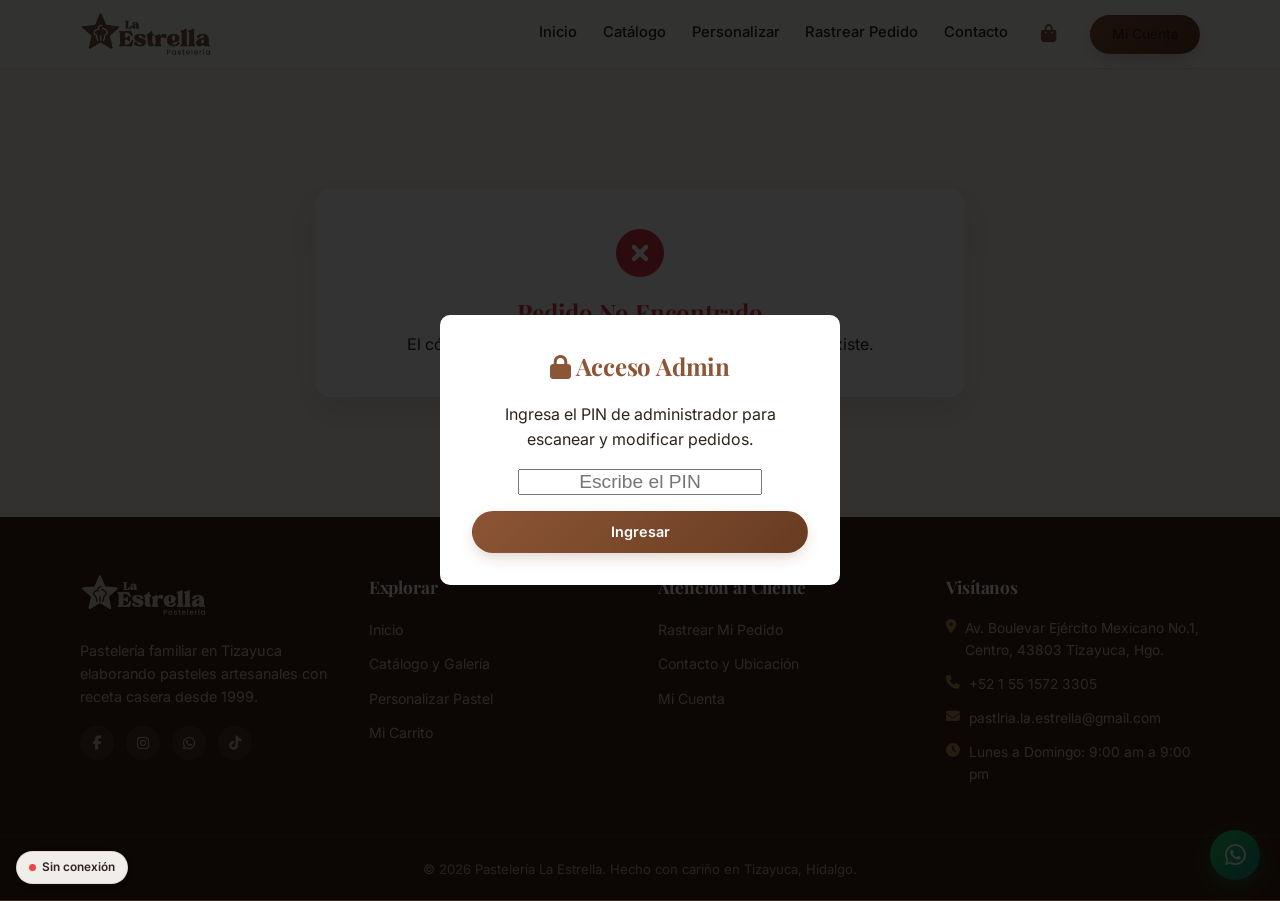
<file: admin-entrega.html>
<!DOCTYPE html>
<html lang="es">

<head>
    <meta charset="UTF-8">
    <meta name="viewport" content="width=device-width, initial-scale=1.0">
    <title>Panel de Administración | Pastelería La Estrella</title>

    <link rel="preconnect" href="https://fonts.googleapis.com">
    <link rel="preconnect" href="https://fonts.gstatic.com" crossorigin>
    <link
        href="https://fonts.googleapis.com/css2?family=Inter:wght@300;400;500;600&family=Playfair+Display:wght@400;600;700&display=swap"
        rel="stylesheet">
    <link rel="stylesheet" href="https://cdnjs.cloudflare.com/ajax/libs/font-awesome/6.4.0/css/all.min.css">
    <link rel="stylesheet" href="css/styles.css?v=7">

    <style>
        body { background-color: #fcf5ee; }
        .admin-box {
            max-width: 650px;
            margin: 4rem auto;
            background: var(--color-white);
            padding: 2.5rem;
            border-radius: var(--border-radius);
            box-shadow: var(--shadow-lg);
            text-align: center;
        }

        .status-badge {
            display: inline-block;
            padding: 0.5rem 1.5rem;
            border-radius: 30px;
            font-weight: bold;
            font-size: 1.1rem;
            margin-bottom: 1.5rem;
        }

        .status-pendiente { background-color: #fff3cd; color: #856404; border: 1px solid #ffeeba; }
        .status-entregado { background-color: #d4edda; color: #155724; border: 1px solid #c3e6cb; }

        .order-details, .payment-details {
            text-align: left;
            background-color: #f8f9fa;
            padding: 1.5rem;
            border-radius: var(--border-radius);
            border-left: 4px solid var(--color-primary);
            margin-bottom: 1.5rem;
        }
        
        .order-details p, .payment-details p { margin-bottom: 0.5rem; }
        
        .product-item {
            border-bottom: 1px solid var(--color-border);
            padding: 1rem 0;
            text-align: left;
        }
        .product-item:last-child { border-bottom: none; padding-bottom: 0; }
        .product-item strong { color: var(--color-secondary); }
        .custom-info {
            font-size: 0.85rem;
            color: var(--color-text-light);
            margin-top: 5px;
            background: #fff;
            padding: 8px;
            border-radius: 5px;
            border: 1px dashed #ccc;
        }

        .hidden { display: none !important; }
        
        /* Login Overlay */
        #loginOverlay {
            position: fixed; top: 0; left: 0; width: 100%; height: 100%;
            background: rgba(0,0,0,0.8);
            z-index: 9999;
            display: flex; align-items: center; justify-content: center;
        }
        .login-box {
            background: white; padding: 2rem; border-radius: 10px; max-width: 400px; width: 90%; text-align: center;
        }
    </style>
</head>

<body>

    <div id="loginOverlay">
        <div class="login-box">
            <h2 style="color: var(--color-primary); margin-bottom: 1rem;"><i class="fas fa-lock"></i> Acceso Admin</h2>
            <p style="margin-bottom: 1rem;">Ingresa el PIN de administrador para escanear y modificar pedidos.</p>
            <input type="password" id="adminPin" class="form-control" placeholder="Escribe el PIN" style="margin-bottom: 1rem; text-align: center; font-size: 1.2rem;">
            <button id="btnLoginAdmin" class="btn btn-primary" style="width: 100%;">Ingresar</button>
            <p id="loginError" style="color: red; margin-top: 10px; display: none;">PIN Incorrecto</p>
        </div>
    </div>

    <header-component></header-component>

    <section class="section">
        <div class="container">
            <div class="admin-box" id="loadingBox">
                <i class="fas fa-circle-notch fa-spin fa-3x" style="color: var(--color-primary); margin-bottom: 1rem;"></i>
                <h2>Cargando Pedido...</h2>
                <p>Abriendo los detalles de este folio.</p>
            </div>

            <div class="admin-box hidden" id="errorBox">
                <i class="fas fa-times-circle fa-3x" style="color: #dc3545; margin-bottom: 1rem;"></i>
                <h2 style="color: #dc3545;">Pedido No Encontrado</h2>
                <p>El código QR o el folio proporcionado no es válido o no existe.</p>
            </div>

            <div class="admin-box hidden" id="successBox">
                <i class="fas fa-check-circle fa-3x" style="color: #28a745; margin-bottom: 1rem;" id="entregadoIcon"></i>
                <h2 style="margin-bottom: 0.5rem;">Gestión de Pedido</h2>
                <h3 style="color: var(--color-primary); margin-bottom: 1rem;">Folio: <span id="displayFolio"></span></h3>
                
                <div id="statusBadge" class="status-badge status-pendiente">Estado: Pendiente</div>

                <div class="order-details">
                    <h4><i class="fas fa-user"></i> Datos del Cliente</h4>
                    <p><strong>Cliente:</strong> <span id="clienteNombre">Cargando...</span></p>
                    <p><strong>Teléfono:</strong> <span id="clienteTelefono">Cargando...</span></p>
                    <p><strong>Fecha y Hora Programada:</strong> <span id="fechaEntrega">Cargando...</span></p>
                    <p><strong>Total de la Nota:</strong> <span id="totalPedido">Cargando...</span></p>
                </div>

                <div class="payment-details">
                    <h4><i class="fas fa-money-bill-wave"></i> Depósito y Pagos</h4>
                    <p><strong>Estado del Pago:</strong> <span id="estadoPagoText" style="font-weight: bold;">Cargando...</span></p>
                    <p><strong>Anticipo Registrado:</strong> <span id="montoAnticipo">Cargando...</span></p>
                    <button id="btnConfirmarPago" class="btn btn-secondary hidden" style="width: 100%; margin-top: 0.5rem;">
                        <i class="fas fa-hand-holding-usd"></i> Marcar Depósito/Pago como Completado
                    </button>
                </div>

                <div class="order-details" style="border-left-color: var(--color-secondary);">
                    <h4><i class="fas fa-shopping-bag"></i> Productos a Entregar</h4>
                    <div id="productosLista" style="margin-top: 1rem;">
                        <!-- JS fills this -->
                        <p>Cargando productos...</p>
                    </div>
                </div>

                <button id="btnEntregar" class="btn btn-primary" style="width: 100%; font-size: 1.2rem; padding: 1rem;">
                    <i class="fas fa-box-open" style="margin-right: 10px;"></i>
                    Marcar como ENTREGADO
                </button>
            </div>
        </div>
    </section>

    <!-- Footer -->
    <footer-component></footer-component>

    <script src="js/components.js?v=7?v=2"></script>
    <script src="js/supabase.js?v=7?v=2"></script>
    <script src="js/main.js?v=7?v=2"></script>
    <script>
        // Admin Login Logic
        const overlay = document.getElementById('loginOverlay');
        const adminPinInput = document.getElementById('adminPin');
        const btnLoginAdmin = document.getElementById('btnLoginAdmin');
        const loginError = document.getElementById('loginError');

        // Check active session
        if (sessionStorage.getItem('isAdminLoggedIn') === 'true') {
            overlay.classList.add('hidden');
        }

        btnLoginAdmin.addEventListener('click', () => {
            const pin = adminPinInput.value.trim();
            // PIN configurado: 1234
            if (pin === '1234' || pin === 'estrella2024') {
                sessionStorage.setItem('isAdminLoggedIn', 'true');
                overlay.classList.add('hidden');
            } else {
                loginError.style.display = 'block';
            }
        });

        document.addEventListener('DOMContentLoaded', async () => {
            const params = new URLSearchParams(window.location.search);
            const folio = params.get('folio');
            
            if (!folio) {
                document.getElementById('loadingBox').classList.add('hidden');
                document.getElementById('errorBox').classList.remove('hidden');
                return;
            }

            try {
                // Fetch Master Order
                const orderData = await buscarPedidoPorFolio(folio);
                if (!orderData) throw new Error("No existe");

                document.getElementById('loadingBox').classList.add('hidden');
                document.getElementById('successBox').classList.remove('hidden');
                
                document.getElementById('displayFolio').textContent = orderData.folio;
                document.getElementById('fechaEntrega').textContent = orderData.fecha_entrega + (orderData.hora_entrega ? ` - ${orderData.hora_entrega}` : '');
                document.getElementById('totalPedido').textContent = `$${orderData.total} MXN`;

                // Fetch Client
                if (orderData.id_cliente) {
                    const cliente = await obtenerClientePorId(orderData.id_cliente);
                    if(cliente) {
                        document.getElementById('clienteNombre').textContent = `${cliente.nombre} ${cliente.apellidos || ''}`;
                        document.getElementById('clienteTelefono').textContent = cliente.telefono || 'Sin registrar';
                    }
                }

                // Fetch ALL Payment Data
                const pagos = await obtenerPagosPorPedido(orderData.id_pedido);
                const estadoPagoText = document.getElementById('estadoPagoText');
                const btnConfirmarPago = document.getElementById('btnConfirmarPago');
                const montoAnticipoSpan = document.getElementById('montoAnticipo');
                
                let pagosPendientesHTML = '';
                
                if(pagos && pagos.length > 0) {
                    const totalPagado = pagos.filter(p => p.estado_pago === 'pagado' || p.estado_pago === 'completado')
                                             .reduce((sum, p) => sum + Number(p.monto), 0);
                    const restante = orderData.total - totalPagado;

                    montoAnticipoSpan.innerHTML = `Pagado (Confirmado): <strong>$${totalPagado.toFixed(2)} MXN</strong><br/>Restante por Liquidar: <strong>$${restante.toFixed(2)} MXN</strong>`;
                    
                    const pendientePago = pagos.find(p => p.estado_pago === 'pendiente');
                    
                    if (restante <= 0 && !pendientePago) {
                        estadoPagoText.textContent = 'PAGO TOTAL COMPLETADO ✅';
                        estadoPagoText.style.color = 'green';
                    } else if (pendientePago) {
                        estadoPagoText.textContent = `HAY PAGOS PENDIENTES DE VALIDAR ⏳`;
                        estadoPagoText.style.color = '#d35400';
                        btnConfirmarPago.classList.remove('hidden');
                        btnConfirmarPago.innerHTML = `<i class="fas fa-hand-holding-usd"></i> Confirmar Validar ${pendientePago.tipo_pago} de $${pendientePago.monto}`;
                        
                        btnConfirmarPago.onclick = async () => {
                            if(confirm(`¿Confirmas que ya validaste/recibiste este ${pendientePago.tipo_pago} de $${pendientePago.monto}?`)) {
                                btnConfirmarPago.innerHTML = '<i class="fas fa-spinner fa-spin"></i> Guardando...';
                                const pOk = await actualizarEstadoPago(pendientePago.id_pedido, 'pagado'); 
                                // Nota: Asume que actualiza todos los de ese pedido, para ser estricto deberíamos actualizar por id_pago.
                                // Corregido en backend si el usuario tiene endpoint, pero si no, actualizarEstadoPago usa id_pedido=eq.X
                                if(pOk) { alert("Pago confirmado exitosamente."); window.location.reload(); }
                                else { alert("Error al confirmar."); btnConfirmarPago.innerHTML = 'Reintentar'; }
                            }
                        };
                    } else if (restante > 0) {
                        estadoPagoText.textContent = 'CRÉDITO ACTIVO / FALTA LIQUIDAR 💳';
                        estadoPagoText.style.color = 'blue';
                        btnConfirmarPago.classList.remove('hidden');
                        btnConfirmarPago.innerHTML = `<i class="fas fa-cash-register"></i> Registrar Liquidación ($${restante.toFixed(2)})`;
                        
                        btnConfirmarPago.onclick = async () => {
                            if(confirm(`¿Confirmas que el cliente está pagando los $${restante.toFixed(2)} faltantes en este momento?`)) {
                                btnConfirmarPago.innerHTML = '<i class="fas fa-spinner fa-spin"></i> Registrando...';
                                // Create the new payment
                                const nuevoPago = {
                                    id_pedido: orderData.id_pedido,
                                    tipo_pago: 'abono',
                                    metodo_pago: 'efectivo', // asume sucursal defaults
                                    estado_pago: 'pagado',
                                    monto: restante
                                };
                                const created = await crearPagoPedidoOnline(nuevoPago);
                                if(created) { alert("Abono registrado! Total liquidado."); window.location.reload(); }
                                else { alert("Error al guardar liquidación."); window.location.reload(); }
                            }
                        };
                    }

                } else {
                    document.getElementById('montoAnticipo').textContent = `Total del Pedido: $${orderData.total}. No hay registros de pago en la BD.`;
                    estadoPagoText.textContent = "SIN PAGO ALGUNO";
                    estadoPagoText.style.color = "red";
                    
                    btnConfirmarPago.classList.remove('hidden');
                    btnConfirmarPago.innerHTML = `<i class="fas fa-cash-register"></i> Registrar Pago Total ($${orderData.total})`;
                    btnConfirmarPago.onclick = async () => {
                        if(confirm(`¿Recibiste el total ($${orderData.total}) en este momento?`)) {
                            btnConfirmarPago.innerHTML = '<i class="fas fa-spinner fa-spin"></i> Registrando...';
                            const nuevoPago = {
                                id_pedido: orderData.id_pedido,
                                tipo_pago: 'total',
                                metodo_pago: 'efectivo',
                                estado_pago: 'pagado',
                                monto: orderData.total
                            };
                            await crearPagoPedidoOnline(nuevoPago);
                            window.location.reload();
                        }
                    };
                }

                // Fetch Products and Custom Info
                const detalles = await obtenerDetallesPorPedido(orderData.id_pedido);
                const listaContenedor = document.getElementById('productosLista');
                
                if(detalles && detalles.length > 0) {
                    listaContenedor.innerHTML = ''; // Limpiar
                    detalles.forEach(item => {
                        const prodName = item.productos ? item.productos.nombre : 'Producto Especial';
                        let varName = 'Normal';
                        if(item.producto_variantes) {
                            varName = item.producto_variantes.tamaño;
                            if(item.producto_variantes.porciones) varName += ` (${item.producto_variantes.porciones} pax)`;
                        }

                        let customBlock = '';
                        if(item.observaciones || item.dedicatoria || item.sabor) {
                            let obsObj = {};
                            try { obsObj = JSON.parse(item.observaciones); } catch(e) { obsObj = { notas: item.observaciones }; }
                            
                            customBlock = `<div class="custom-info">`;
                            if(item.sabor) customBlock += `<strong>Sabor:</strong> ${item.sabor}<br>`;
                            if(obsObj.armado) customBlock += `<strong>Armado:</strong> ${obsObj.armado} | <strong>Pisos:</strong> ${obsObj.pisos} | <strong>Diseño:</strong> ${obsObj.diseno}<br>`;
                            if(item.dedicatoria) customBlock += `<strong>Dedicatoria:</strong> "${item.dedicatoria}"<br>`;
                            if(obsObj.descripcion && obsObj.descripcion.trim().length > 0) customBlock += `<strong>Extra:</strong> ${obsObj.descripcion}`;
                            customBlock += `</div>`;
                        }

                        const pItem = document.createElement('div');
                        pItem.className = 'product-item';
                        pItem.innerHTML = `
                            <div><strong>${item.cantidad}x</strong> ${prodName}</div>
                            <div style="font-size: 0.9rem; color: #555;">Tamaño: ${varName}</div>
                            ${customBlock}
                        `;
                        listaContenedor.appendChild(pItem);
                    });
                } else {
                    listaContenedor.innerHTML = '<p>No se pudieron cargar los productos de la base de datos.</p>';
                }


                // Delivery Status Logic
                const badge = document.getElementById('statusBadge');
                const btn = document.getElementById('btnEntregar');
                const icon = document.getElementById('entregadoIcon');

                if (orderData.estado === 'entregado') {
                    badge.textContent = "ESTADO DEL PEDIDO: YA ENTREGADO";
                    badge.className = "status-badge status-entregado";
                    btn.disabled = true;
                    btn.textContent = "El pedido ya fue marcado como entregado al cliente";
                    btn.classList.replace('btn-primary', 'btn-outline');
                    icon.className = "fas fa-check-double fa-3x";
                } else {
                    badge.textContent = `Estado del Pedido: ${orderData.estado.toUpperCase()}`;
                    badge.className = "status-badge status-pendiente";
                }

                btn.addEventListener('click', async () => {
                    if(pago && pago.estado_pago !== 'completado' && pago.estado_pago !== 'pagado') {
                        if(!confirm("CUIDADO: El depósito del 50% NO ha sido validado. ¿Estás seguro de entregar el pedido de todas formas sin validarlo primero?")) {
                            return;
                        }
                    } else {
                        if(!confirm(`¿Confirmas que el cliente ya liquidó el total y recibió el folio ${folio}?`)) return;
                    }

                    btn.innerHTML = '<i class="fas fa-spinner fa-spin"></i> Procesando...';
                    btn.disabled = true;

                    const success = await actualizarEstadoPedido(orderData.id_pedido, 'entregado');
                    if(success) {
                        alert("¡Pedido archivado como entregado exitosamente!");
                        window.location.reload();
                    } else {
                        alert("Ocurrió un error al actualizar la base de datos.");
                        btn.innerHTML = '<i class="fas fa-box-open" style="margin-right: 10px;"></i> Marcar como ENTREGADO';
                        btn.disabled = false;
                    }
                });

            } catch(e) {
                console.error(e);
                document.getElementById('loadingBox').classList.add('hidden');
                document.getElementById('errorBox').classList.remove('hidden');
            }
        });
    </script>
</body>

</html>
</file>
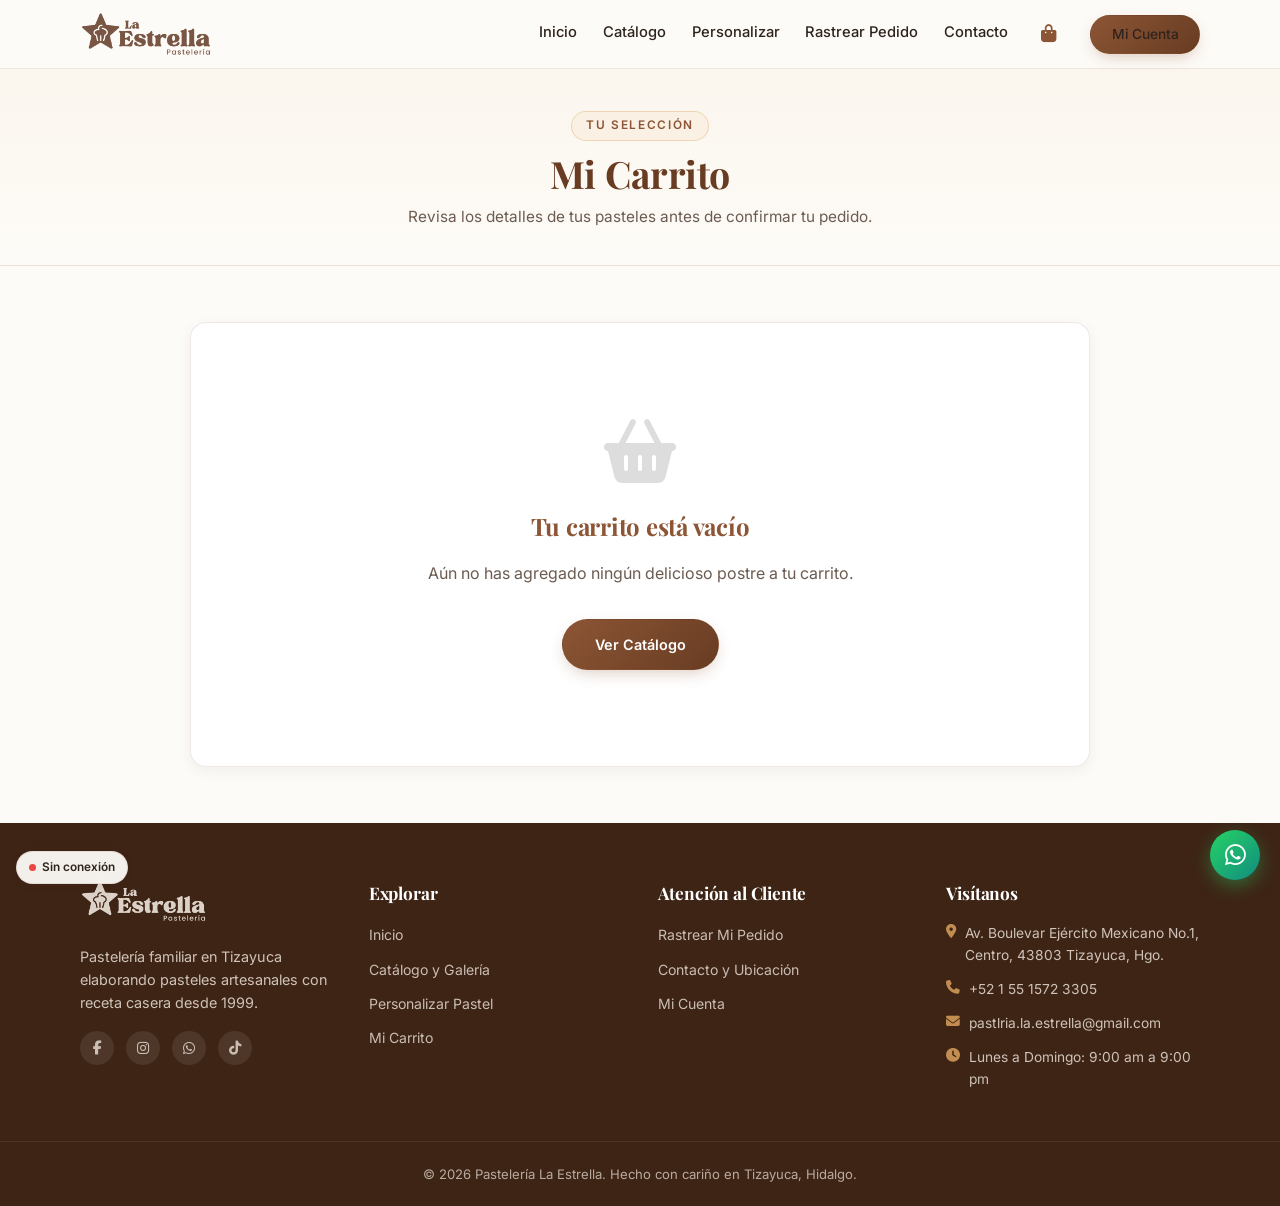
<file: carrito.html>
<!DOCTYPE html>
<html lang="es">

<head>
    <meta charset="UTF-8">
    <meta name="viewport" content="width=device-width, initial-scale=1.0">
    <title>Mi Carrito | Pastelería La Estrella</title>
    <link rel="icon" type="image/png" href="img/logo.png?v=8">
    <!-- Google Fonts -->
    <link href="https://fonts.googleapis.com/css2?family=Inter:wght@300;400;500;600;700&family=Playfair+Display:ital,wght@0,500;0,600;0,700;1,500&display=swap" rel="stylesheet">
    <!-- Font Awesome -->
    <link rel="stylesheet" href="https://cdnjs.cloudflare.com/ajax/libs/font-awesome/6.4.0/css/all.min.css">
    <!-- Custom CSS -->
    <link rel="stylesheet" href="css/styles.css?v=8">
    <style>
        .cart-container {
            max-width: 900px;
            margin: 0 auto;
            background: white;
            padding: 2rem;
            border-radius: var(--border-radius);
            box-shadow: 0 4px 15px rgba(0, 0, 0, 0.05);
        }

        .cart-header {
            display: grid;
            grid-template-columns: 3fr 1fr 1fr 1fr;
            padding-bottom: 1rem;
            border-bottom: 2px solid var(--color-border);
            margin-bottom: 1.5rem;
            font-weight: 600;
            color: var(--color-secondary);
        }

        .cart-item {
            display: grid;
            grid-template-columns: 3fr 1fr 1fr 1fr;
            align-items: center;
            padding: 1rem 0;
            border-bottom: 1px dashed var(--color-border);
        }

        .cart-item-details {
            display: flex;
            align-items: center;
            gap: 1rem;
        }

        .cart-item-img {
            width: 80px;
            height: 80px;
            object-fit: cover;
            border-radius: 8px;
        }

        .cart-item-title {
            font-weight: 600;
            color: var(--color-primary);
            margin-bottom: 0.2rem;
        }

        .cart-item-desc {
            font-size: 0.85rem;
            color: var(--color-text-light);
            line-height: 1.3;
        }

        .cart-summary {
            background: #fdfaf6;
            padding: 1.5rem;
            margin-top: 2rem;
            border-radius: var(--border-radius);
            text-align: right;
        }

        .cart-total-row {
            display: flex;
            justify-content: space-between;
            margin-bottom: 0.5rem;
            font-size: 1.1rem;
        }

        .cart-total-row.grand-total {
            font-size: 1.4rem;
            font-weight: 700;
            color: var(--color-primary);
            border-top: 2px solid var(--color-border);
            padding-top: 1rem;
            margin-top: 1rem;
        }

        .cart-empty {
            text-align: center;
            padding: 4rem 0;
        }

        .cart-actions {
            margin-top: 2rem;
            display: flex;
            justify-content: space-between;
            align-items: center;
        }

        @media (max-width: 768px) {
            .cart-header {
                display: none;
            }

            .cart-item {
                grid-template-columns: 1fr;
                gap: 1rem;
                text-align: center;
            }

            .cart-item-details {
                flex-direction: column;
            }

            .cart-actions {
                flex-direction: column;
                gap: 1rem;
            }
        }
    </style>
</head>

<body>

    <header-component></header-component>

    <section class="page-header">
        <div class="container">
            <span class="section-eyebrow">Tu Selección</span>
            <h1 class="hero-title">Mi Carrito</h1>
            <p>Revisa los detalles de tus pasteles antes de confirmar tu pedido.</p>
        </div>
    </section>

    <section class="section">
        <div class="container">
            <div class="cart-container" id="cartContainer" style="border: 1px solid var(--color-border);">
                <div style="text-align: center; padding: 3rem;">
                    <i class="fas fa-spinner fa-spin fa-2x" style="color:var(--color-primary);"></i>
                    <p style="margin-top:1rem;">Cargando tu carrito...</p>
                </div>
            </div>
        </div>
    </section>

    <footer-component></footer-component>

    <script src="js/components.js?v=8"></script>
    <script src="js/supabase.js?v=8"></script>
    <script src="js/main.js?v=8"></script>
    <script>
        document.addEventListener('DOMContentLoaded', async () => {
            const container = document.getElementById('cartContainer');
            const idCarrito = localStorage.getItem('carritoActivo');
            
            if (!idCarrito) {
                renderEmptyCart(container);
                return;
            }

            try {
                const items = await obtenerItemsCarrito(idCarrito);
                
                if (!items || items.length === 0) {
                    renderEmptyCart(container);
                    return;
                }

                let subtotal = 0;
                let cartHTML = `
                    <div class="cart-header">
                        <div>Producto</div>
                        <div style="text-align:center;">Precio Unit.</div>
                        <div style="text-align:center;">Cant.</div>
                        <div style="text-align:right;">Subtotal</div>
                    </div>
                `;

                items.forEach(item => {
                    const varianteInfo = item.producto_variantes || {};
                    const productoInfo = varianteInfo.productos || {};
                    
                    const itemTotal = parseFloat(item.cantidad) * parseFloat(item.precio_unitario);
                    subtotal += itemTotal;

                    let extraHtml = [];
                    if(item.sabor) extraHtml.push(`<strong>Sabor:</strong> ${item.sabor}`);
                    if(item.dedicatoria) extraHtml.push(`<strong>Dedicatoria:</strong> ${item.dedicatoria}`);
                    
                    if(item.observaciones) {
                        try {
                            const obs = JSON.parse(item.observaciones);
                            let detallesExtras = [];
                            if(obs.armado) detallesExtras.push(obs.armado);
                            if(obs.pisos) detallesExtras.push(`Pisos: ${obs.pisos}`);
                            if(obs.diseno) detallesExtras.push(`Diseño: ${obs.diseno}`);
                            if(obs.descripcion) detallesExtras.push(`Notas: ${obs.descripcion}`);
                            if(detallesExtras.length > 0) extraHtml.push(`<strong>Extras:</strong> ${detallesExtras.join(', ')}`);
                            
                            // Extraer domicilio real del JSON
                            if(item.domicilio && obs.domicilio) {
                                item.realDomicilio = obs.domicilio;
                            }
                        } catch(e) {
                            extraHtml.push(`<strong>Extras:</strong> ${item.observaciones}`);
                        }
                    }
                    if(item.fecha) extraHtml.push(`Para: ${item.fecha} a las ${item.hora || ''}`);
                    if(item.domicilio && item.realDomicilio) extraHtml.push(`Entrega en: ${item.realDomicilio}`);

                    const extraDetails = extraHtml.join('<br>');

                    cartHTML += `
                        <div class="cart-item">
                            <div class="cart-item-details">
                                <img src="${productoInfo.imagen_url || 'img/logo.jpeg'}" alt="Item" class="cart-item-img" onerror="this.src='img/logo.jpeg'">
                                <div>
                                    <div class="cart-item-title">${productoInfo.nombre || 'Producto'} (${varianteInfo.tamaño || item.id_variante})</div>
                                    <div class="cart-item-desc">${extraDetails}</div>
                                </div>
                            </div>
                            <div style="text-align:center; color:var(--color-text-light);">$${parseFloat(item.precio_unitario).toFixed(2)}</div>
                            <div style="text-align:center;">
                                <span style="background:#eee; padding:5px 15px; border-radius:15px; font-weight:bold;">${item.cantidad}</span>
                            </div>
                            <div style="text-align:right; font-weight:600; color:var(--color-secondary);">
                                $${itemTotal.toFixed(2)}
                            </div>
                            <div style="grid-column: 1 / -1; margin-top: 10px;">
                                <button onclick="eliminarDelCarrito(${item.id || item.id_carrito_detalle})" class="btn-icon" style="color:#e74c3c; border:none; background:none; cursor:pointer;" title="Eliminar"><i class="fas fa-trash-alt"></i> Quitar</button>
                            </div>
                        </div>
                    `;
                });

                let tienePastelGrande = false;
                items.forEach(item => {
                    const isPastel = item.productos?.categorias?.nombre?.toLowerCase().includes('pastel') || item.productos?.nombre?.toLowerCase().includes('pastel');
                    const _porciones = parseInt(item.producto_variantes?.porciones || 0);
                    if (isPastel && _porciones >= 80) {
                        tienePastelGrande = true;
                    }
                });

                const hasDeliveryInfo = items.some(item => {
                    return item.domicilio && item.realDomicilio && item.realDomicilio.length > 5;
                });

                const flete = hasDeliveryInfo ? (tienePastelGrande ? 0 : 75) : 0;
                const grandTotal = subtotal + flete;
                const deposito = (subtotal / 2) + flete;

                cartHTML += `
                    <div class="cart-summary">
                        <div class="cart-total-row">
                            <span>Subtotal Productos:</span>
                            <span>$${subtotal.toFixed(2)} MXN</span>
                        </div>
                        <div class="cart-total-row">
                            <span>Flete Estimado:</span>
                            <span>$${flete.toFixed(2)} MXN</span>
                        </div>
                        <div class="cart-total-row grand-total">
                            <span>Total Estimado:</span>
                            <span>$${grandTotal.toFixed(2)} MXN</span>
                        </div>
                        <div class="cart-total-row" style="color: #d35400; font-weight:600; margin-top: 0.5rem; justify-content:flex-end; gap:2rem;">
                            <span>Anticipo Requerido (50%):</span>
                            <span>$${deposito.toFixed(2)} MXN</span>
                        </div>
                    </div>
                    <div class="cart-actions">
                        <a href="galeria.html" class="btn btn-outline"><i class="fas fa-arrow-left"></i> Seguir Comprando</a>
                        <a href="pago.html" class="btn btn-primary" style="padding: 1rem 3rem; font-size:1.1rem;">Proceder al Pago <i class="fas fa-credit-card"></i></a>
                    </div>
                `;

                container.innerHTML = cartHTML;

            } catch (error) {
                console.error(error);
                container.innerHTML = '<div class="cart-empty"><p style="color:red;">Error al cargar el carrito.</p></div>';
            }
        });

        async function eliminarDelCarrito(idDetalle) {
            if(confirm('¿Deseas quitar este artículo del carrito?')) {
                const exito = await eliminarItemCarrito(idDetalle);
                if(exito) {
                    window.location.reload();
                } else {
                    alert('Error al eliminar articulo');
                }
            }
        }

        function renderEmptyCart(container) {
            container.innerHTML = `
                <div class="cart-empty">
                    <i class="fas fa-shopping-basket fa-4x" style="color: #ddd; margin-bottom: 1.5rem;"></i>
                    <h2 style="color: var(--color-primary); margin-bottom: 1rem;">Tu carrito está vacío</h2>
                    <p style="color: var(--color-text-light); margin-bottom: 2rem;">Aún no has agregado ningún delicioso postre a tu carrito.</p>
                    <a href="galeria.html" class="btn btn-primary" style="padding: 0.8rem 2rem;">Ver Catálogo</a>
                </div>
            `;
        }
    </script>
</body>

</html>
</file>
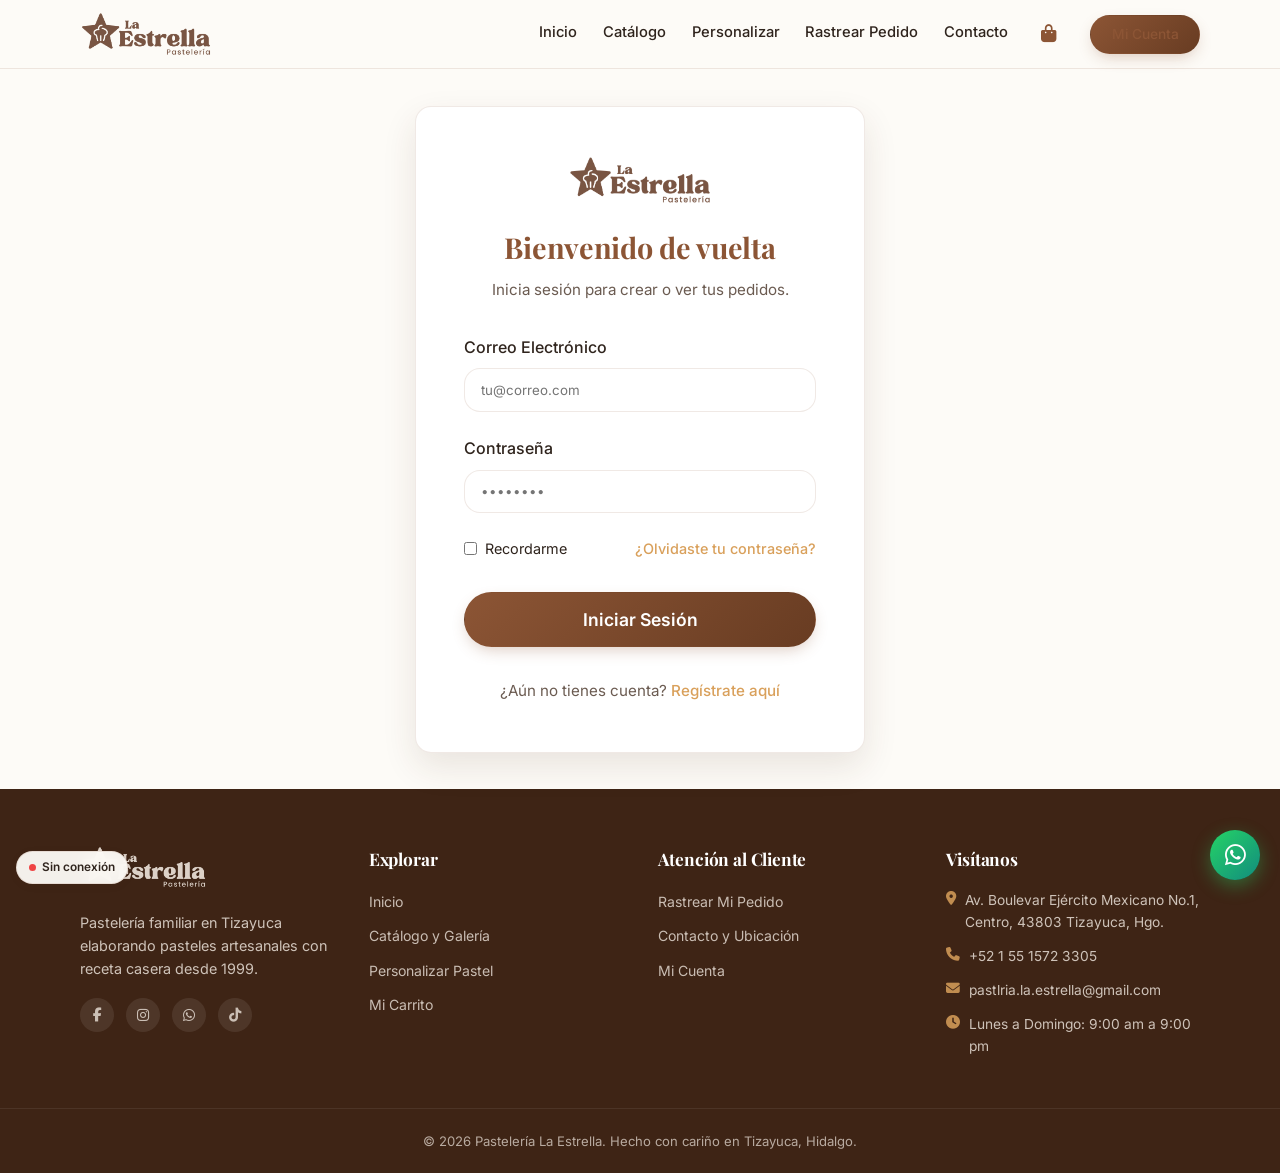
<file: crear-pedido.html>
<!DOCTYPE html>
<html lang="es">

<head>
    <meta charset="UTF-8">
    <meta name="viewport" content="width=device-width, initial-scale=1.0">
    <title>Crear Pedido | Pastelería La Estrella</title>
    <meta name="description" content="Personaliza tu pastel paso a paso.">

    <link rel="icon" type="image/png" href="img/logo.png?v=8">
    <link rel="preconnect" href="https://fonts.googleapis.com">
    <link rel="preconnect" href="https://fonts.gstatic.com" crossorigin>
    <link
        href="https://fonts.googleapis.com/css2?family=Inter:wght@300;400;500;600;700&family=Playfair+Display:ital,wght@0,500;0,600;0,700;1,500&display=swap"
        rel="stylesheet">
    <link rel="stylesheet" href="https://cdnjs.cloudflare.com/ajax/libs/font-awesome/6.4.0/css/all.min.css">
    <link rel="stylesheet" href="css/styles.css?v=8">

    <style>
        .page-layout {
            display: flex;
            flex-direction: column;
            gap: 2.5rem;
            max-width: 1200px;
            margin: 0 auto;
        }

        @media (min-width: 992px) {
            .page-layout {
                flex-direction: row;
                align-items: flex-start;
            }
            .form-main-column {
                flex: 1;
                background: var(--color-white);
                padding: 3rem;
                border-radius: var(--border-radius);
                box-shadow: var(--shadow-md);
            }
            .form-sidebar-column {
                width: 380px;
                position: sticky;
                top: 100px;
                background: var(--color-white);
                padding: 2.5rem;
                border-radius: var(--border-radius);
                box-shadow: 0 10px 40px rgba(140, 85, 53, 0.15);
                border: 2px solid #fcf5ee;
                z-index: 10;
            }
        }
        
        @media (max-width: 991px) {
            .form-main-column, .form-sidebar-column {
                background: var(--color-white);
                padding: 2rem;
                border-radius: var(--border-radius);
                box-shadow: var(--shadow-md);
            }
        }

        .form-container {
            width: 100%;
        }

        .form-section-title {
            margin-top: 2rem;
            margin-bottom: 1.5rem;
            border-bottom: 2px solid var(--color-border);
            padding-bottom: 0.5rem;
            color: var(--color-primary);
            font-size: 1.4rem;
        }

        .form-group {
            margin-bottom: 1.5rem;
        }

        .grid-2 {
            display: grid;
            grid-template-columns: 1fr 1fr;
            gap: 1.5rem;
        }

        .grid-3 {
            display: grid;
            grid-template-columns: repeat(3, 1fr);
            gap: 1rem;
        }

        .form-label {
            display: block;
            margin-bottom: 0.5rem;
            font-weight: 600;
            color: var(--color-text);
        }

        .form-control {
            width: 100%;
            padding: 0.8rem;
            border: 1px solid var(--color-border);
            border-radius: var(--border-radius);
            font-family: var(--font-body);
            font-size: 1rem;
            transition: var(--transition);
        }

        .form-control:focus {
            outline: none;
            border-color: var(--color-primary);
            box-shadow: 0 0 0 3px rgba(140, 85, 53, 0.1);
        }

        .radio-group {
            display: flex;
            gap: 1rem;
            flex-wrap: wrap;
        }

        .radio-card {
            border: 2px solid var(--color-border);
            border-radius: var(--border-radius);
            padding: 0.8rem 1.2rem;
            text-align: center;
            cursor: pointer;
            transition: var(--transition);
            flex: 1;
            min-width: 120px;
        }

        .radio-card:hover {
            border-color: var(--color-secondary);
            background-color: #fcf5ee;
        }

        .radio-card input[type="radio"] {
            display: none;
        }

        .radio-card:has(input:checked) {
            border-color: var(--color-primary);
            background-color: #fcf5ee;
            font-weight: bold;
            color: var(--color-primary);
        }

        .hidden {
            display: none !important;
        }

        .price-summary {
            background-color: #f9f6f0;
            padding: 1.5rem;
            border-radius: var(--border-radius);
            border-left: 4px solid var(--color-primary);
            margin-top: 2rem;
        }

        .price-row {
            display: flex;
            justify-content: space-between;
            margin-bottom: 0.5rem;
            font-size: 1.1rem;
        }

        .price-total {
            font-size: 1.4rem;
            font-weight: bold;
            color: var(--color-primary);
            border-top: 1px solid var(--color-border);
            padding-top: 0.8rem;
            margin-top: 0.8rem;
        }

        @media (max-width: 768px) {

            .grid-2,
            .grid-3 {
                grid-template-columns: 1fr;
            }
        }

        /* Custom Select */
        .custom-select-wrapper {
            position: relative;
            width: 100%;
        }
        .custom-select-trigger {
            display: flex;
            justify-content: space-between;
            align-items: center;
            cursor: pointer;
            background: white;
            color: var(--color-text);
            transition: all 0.2s;
        }
        .custom-select-trigger:hover {
            border-color: #e5ccb3;
        }
        .custom-select-trigger.selected {
            font-weight: 600;
            color: var(--color-primary);
            border-color: var(--color-primary);
            background-color: #fdfaf6;
        }
        .custom-select-dropdown {
            position: absolute;
            top: 100%;
            left: 0;
            right: 0;
            background: white;
            border: 2px solid var(--color-primary);
            border-radius: 0 0 var(--border-radius) var(--border-radius);
            box-shadow: 0 10px 25px rgba(140,85,53,0.15);
            z-index: 100;
            margin-top: -2px;
            max-height: 350px;
            display: flex;
            flex-direction: column;
        }
        .custom-select-search {
            padding: 12px 15px;
            border-bottom: 1px solid var(--color-border);
            display: flex;
            align-items: center;
            gap: 10px;
            background: #fdfaf6;
        }
        .custom-select-search input {
            border: none;
            outline: none;
            width: 100%;
            background: transparent;
            font-size: 1.05rem;
            font-family: var(--font-body);
            color: var(--color-text);
        }
        .custom-select-options {
            list-style: none;
            margin: 0;
            padding: 0;
            overflow-y: auto;
            flex: 1;
        }
        .custom-select-option {
            padding: 12px 15px;
            cursor: pointer;
            border-bottom: 1px solid #fae8d4;
            transition: background 0.2s;
            font-size: 1.05rem;
        }
        .custom-select-option:hover {
            background: #fcf5ee;
            color: var(--color-primary);
            font-weight: 500;
        }
        .custom-select-option.no-results {
            color: var(--color-text-light);
            text-align: center;
            cursor: default;
            background: white !important;
            font-style: italic;
        }

        /* Wizard UI */
        .wizard-step {
            border: 2px solid var(--color-border);
            border-radius: 12px;
            margin-bottom: 1.5rem;
            background: white;
            transition: all 0.3s ease;
            overflow: hidden;
        }
        .wizard-step.active {
            border-color: var(--color-primary);
            box-shadow: 0 4px 15px rgba(140, 85, 53, 0.1);
        }
        .wizard-step.disabled {
            opacity: 0.6;
            pointer-events: none;
            background: #fdfaf6;
            border-color: transparent;
        }
        .wizard-step.completed {
            border-color: #e5ccb3;
            background: #fdfaf6;
        }
        .wizard-header {
            padding: 1.2rem 1.5rem;
            display: flex;
            align-items: center;
            gap: 15px;
            border-bottom: 1px solid transparent;
        }
        .wizard-step.active .wizard-header {
            border-bottom: 1px solid var(--color-border);
            background: #fcf5ee;
        }
        .step-num {
            background: var(--color-border);
            color: var(--color-text);
            width: 32px;
            height: 32px;
            border-radius: 50%;
            display: flex;
            align-items: center;
            justify-content: center;
            font-weight: bold;
            font-size: 1.1rem;
            transition: all 0.3s;
        }
        .wizard-step.active .step-num {
            background: var(--color-primary);
            color: white;
        }
        .wizard-step.completed .step-num {
            background: var(--color-secondary);
            color: white;
        }
        .step-title {
            font-family: var(--font-heading);
            font-size: 1.3rem;
            font-weight: 600;
            color: var(--color-text);
            margin: 0;
            transition: all 0.3s;
        }
        .wizard-step.active .step-title, .wizard-step.completed .step-title {
            color: var(--color-primary);
        }
        .wizard-body {
            padding: 1.5rem;
            animation: fadeIn 0.4s ease;
        }
        .wizard-summary {
            padding: 1rem 1.5rem;
            display: flex;
            justify-content: space-between;
            align-items: center;
            background: #fcf5ee;
            border-top: 1px solid #fae8d4;
        }
        .summary-text {
            font-weight: 600;
            color: var(--color-text);
            font-size: 1.05rem;
            display: flex;
            align-items: center;
            gap: 10px;
        }
        .summary-text i {
            color: var(--color-secondary);
            font-size: 1.2rem;
        }
        .btn-change {
            background: transparent;
            border: 1px solid var(--color-primary);
            color: var(--color-primary);
            padding: 6px 16px;
            border-radius: 20px;
            cursor: pointer;
            font-weight: 600;
            font-size: 0.85rem;
            transition: all 0.2s;
        }
        .btn-change:hover {
            background: var(--color-primary);
            color: white;
        }
        @keyframes fadeIn {
            from { opacity: 0; transform: translateY(-5px); }
            to { opacity: 1; transform: translateY(0); }
        }

        /* Pills Container */
        .pills-container {
            display: grid;
            grid-template-columns: repeat(auto-fit, minmax(180px, 1fr));
            gap: 1rem;
        }
        .pill-card {
            display: block;
            cursor: pointer;
            height: 100%;
        }
        .pill-card input[type="radio"] {
            display: none;
        }
        .pill-content {
            border: 2px solid var(--color-border);
            border-radius: 12px;
            padding: 1.2rem;
            text-align: center;
            transition: all 0.2s cubic-bezier(0.4, 0, 0.2, 1);
            background: white;
            height: 100%;
            display: flex;
            flex-direction: column;
            justify-content: center;
            align-items: center;
            gap: 8px;
        }
        .pill-content:hover {
            border-color: #e5ccb3;
            transform: translateY(-2px);
            box-shadow: 0 4px 10px rgba(140, 85, 53, 0.08);
        }
        .pill-card input:checked + .pill-content {
            border-color: var(--color-primary);
            background: #fcf5ee;
            box-shadow: 0 4px 15px rgba(140, 85, 53, 0.15);
            transform: scale(1.02);
        }
        .pill-title {
            font-weight: 600;
            font-size: 1.05rem;
            color: var(--color-text);
            line-height: 1.2;
        }
        .pill-card input:checked + .pill-content .pill-title {
            color: var(--color-primary);
        }
        .pill-price {
            font-size: 1.2rem;
            color: var(--color-secondary);
            font-weight: bold;
        }
        .pill-stock {
            font-size: 0.8rem;
            color: #d35400;
            background: #fff3cd;
            padding: 3px 10px;
            border-radius: 20px;
            display: inline-block;
        }

        /* Estilos del Modal */
        .modal-overlay {
            position: fixed;
            top: 0; left: 0; right: 0; bottom: 0;
            background: rgba(0, 0, 0, 0.6);
            display: flex;
            align-items: center;
            justify-content: center;
            z-index: 9999;
            opacity: 0;
            visibility: hidden;
            transition: all 0.3s ease;
            backdrop-filter: blur(5px);
        }

        .modal-overlay.show {
            opacity: 1;
            visibility: visible;
        }

        .modal-content {
            background: var(--color-white);
            width: 90%;
            max-width: 500px;
            border-radius: 12px;
            box-shadow: 0 10px 30px rgba(0,0,0,0.2);
            transform: translateY(-20px);
            transition: transform 0.3s ease;
            overflow: hidden;
            text-align: center;
        }

        .modal-overlay.show .modal-content {
            transform: translateY(0);
        }

        .modal-header {
            background: var(--color-primary);
            color: white;
            padding: 1.5rem;
        }

        .modal-icon {
            font-size: 3rem;
            margin-bottom: 0.5rem;
            color: var(--color-secondary);
        }
        
        .modal-header h2 {
            font-size: 1.5rem;
            margin: 0;
            font-family: var(--font-heading);
        }

        .modal-body {
            padding: 2rem;
            color: var(--color-text-light);
            font-size: 1.05rem;
            line-height: 1.5;
        }

        .modal-footer {
            padding: 0 2rem 2rem 2rem;
        }
    </style>
</head>

<body>

    <header-component></header-component>

    <section class="page-header">
        <div class="container">
            <span class="section-eyebrow">Hecho a Tu Medida</span>
            <h1 class="hero-title">Personaliza Tu Pastel</h1>
            <p>Elige sabor, relleno, tamaño y dedicatoria paso a paso.</p>
        </div>
    </section>

    <section class="section">
        <div class="container">
            <div class="form-container">
                <form id="orderForm" class="page-layout">

                    <div class="form-main-column">
                        <!-- WIZARD UI -->
                        <h3 class="form-section-title" style="margin-top: 0;">1. Configura tu Pedido Paso a Paso</h3>
                        
                        <div id="step1-container" class="wizard-step active">
                            <div class="wizard-header">
                                <span class="step-num">1</span>
                                <h4 class="step-title">¿Qué tipo de antojo buscas hoy?</h4>
                            </div>
                            <div class="wizard-body">
                                <div id="categoriaOptions" class="pills-container">
                                    <div style="text-align: center; padding: 2rem; color: var(--color-text-light); grid-column: 1/-1;">Cargando categorías...</div>
                                </div>
                            </div>
                            <div class="wizard-summary hidden" id="summary-categoria">
                                <span class="summary-text" id="lblSelectedCategoria"><i class="fas fa-check-circle"></i> Categoría</span>
                                <button type="button" class="btn-change" onclick="resetToStep(1)">Cambiar</button>
                            </div>
                        </div>

                        <div id="step2-container" class="wizard-step disabled">
                            <div class="wizard-header">
                                <span class="step-num">2</span>
                                <h4 class="step-title">Elige tu Producto</h4>
                            </div>
                            <div class="wizard-body hidden">
                                <div id="productoOptions" class="pills-container"></div>
                            </div>
                            <div class="wizard-summary hidden" id="summary-producto">
                                <span class="summary-text" id="lblSelectedProduct"><i class="fas fa-check-circle"></i> Producto seleccionado</span>
                                <button type="button" class="btn-change" onclick="resetToStep(2)">Cambiar</button>
                            </div>
                        </div>

                        <div id="step3-container" class="wizard-step disabled">
                            <div class="wizard-header">
                                <span class="step-num">3</span>
                                <h4 class="step-title">Elige el Tipo de Pan</h4>
                            </div>
                            <div class="wizard-body hidden">
                                <div id="saborOptions" class="pills-container"></div>
                            </div>
                            <div class="wizard-summary hidden" id="summary-sabor">
                                <span class="summary-text" id="lblSelectedSabor"><i class="fas fa-check-circle"></i> Tipo de pan seleccionado</span>
                                <button type="button" class="btn-change" onclick="resetToStep(3)">Cambiar</button>
                            </div>
                        </div>

                        <div id="step4-container" class="wizard-step disabled">
                            <div class="wizard-header">
                                <span class="step-num">4</span>
                                <h4 class="step-title">¿De qué tamaño será?</h4>
                            </div>
                            <div class="wizard-body hidden">
                                <div id="tamañoFilter" class="radio-group" style="margin-bottom: 1.5rem; justify-content: center; display: none;">
                                    <label class="radio-card" style="flex:0; min-width:150px;"><input type="radio" name="filtroExtra" value="normal" checked> Tamaños Normales</label>
                                    <label class="radio-card" style="flex:0; min-width:150px;"><input type="radio" name="filtroExtra" value="extra"> Con Ingrediente Extra</label>
                                </div>
                                <div id="tamanoOptions" class="pills-container"></div>
                            </div>
                            <div class="wizard-summary hidden" id="summary-tamano">
                                <span class="summary-text" id="lblSelectedTamano"><i class="fas fa-check-circle"></i> Tamaño seleccionado</span>
                                <button type="button" class="btn-change" onclick="resetToStep(4)">Cambiar</button>
                            </div>
                        </div>

                        <!-- Ocultos para mantener compatibilidad -->
                        <input type="hidden" id="categoria_seleccionada" value="">
                        <input type="hidden" id="sabor_seleccionado" value="">
                        <select id="producto" class="hidden" required></select>
                        <select id="tamano" class="hidden" required></select>
                        <!-- FIN WIZARD UI -->

                        <!-- SECCIÓN EXCLUSIVA DE PASTELES -->
                        <div id="opcionesPastel" class="hidden"
                            style="background: #fdfaf6; padding: 1.5rem; border: 1px dashed var(--color-secondary); margin-bottom: 1.5rem; border-radius: var(--border-radius);">
                            <h4 style="margin-bottom: 1rem; color: var(--color-primary);">Configuración Exclusiva del Pastel
                            </h4>

                            <div class="grid-3">
                                <div class="form-group">
                                    <label class="form-label">Armado</label>
                                    <div class="radio-group" style="flex-direction: column; gap:0.5rem;">
                                        <label class="radio-card"><input type="radio" name="armado" value="Sencillo"
                                                checked> Sencillo</label>
                                        <label class="radio-card"><input type="radio" name="armado" value="Doble">
                                            Doble</label>
                                    </div>
                                </div>
                                <div class="form-group">
                                    <label class="form-label">Pisos</label>
                                    <select id="pisos" class="form-control">
                                        <option value="1">1 Piso</option>
                                        <option value="2">2 Pisos</option>
                                        <option value="3">3 Pisos</option>
                                        <option value="4">4 Pisos</option>
                                    </select>
                                </div>
                                <div class="form-group">
                                    <label class="form-label">Diseño Principal</label>
                                    <select id="diseno_pastel" class="form-control">
                                        <option value="Normal Crema">Normal (Crema/Betún)</option>
                                        <option value="Oblea">Con Oblea Comestible</option>
                                    </select>
                                </div>
                            </div>
                            <div class="form-group hidden" id="grupoIngredienteExtra" style="margin-top: 1rem; border: 1px solid var(--color-primary); padding: 1rem; border-radius: 8px; background: white;">
                                <label class="form-label" for="ingrediente_extra" style="color:var(--color-primary);">Fruta / Ingrediente Extra *</label>
                                <select id="ingrediente_extra" class="form-control">
                                    <option value="" disabled selected>-- Elige tu ingrediente extra --</option>
                                    <option value="Durazno">Durazno</option>
                                    <option value="Fresa">Fresa</option>
                                    <option value="Mango">Mango</option>
                                    <option value="Frutos Rojos">Frutos Rojos</option>
                                    <option value="Piña">Piña</option>
                                    <option value="Mixto (Varias Frutas)">Mixto (Varias Frutas)</option>
                                    <option value="Nuez">Nuez</option>
                                    <option value="Almendra">Almendra</option>
                                    <option value="Chispas de Chocolate">Chispas de Chocolate</option>
                                    <option value="Otro (Especificar en notas)">Otro (Especificar en notas)</option>
                                </select>
                            </div>
                            <div class="form-group" style="margin-top: 1rem;">
                                <label class="form-label" for="imagen_pastel" style="font-weight: 600;">Sube fotos de inspiración (Máximo 3, Opcional)</label>
                                <input type="file" id="imagen_pastel" class="form-control" accept="image/*" multiple style="padding-top: 10px;">
                                <small style="color:var(--color-text-light);">Sube tu referencia gráfica. (Ej. ideas de Pinterest o Instagram).</small>
                                <div id="preview_pastel_container" style="display: flex; gap: 10px; margin-top: 1rem; flex-wrap: wrap;"></div>
                            </div>
                        </div>

                        <!-- SECCIÓN EXCLUSIVA DE OBLEAS Y TRANSFERS -->
                        <div id="opcionesObleaTransfer" class="hidden" style="background: #fdfaf6; padding: 1.5rem; border: 1px dashed var(--color-secondary); margin-bottom: 1.5rem; border-radius: var(--border-radius);">
                            <h4 style="margin-bottom: 1rem; color: var(--color-primary);">Detalles de tu Diseño</h4>
                            <div class="form-group">
                                <label class="form-label" for="instrucciones_oblea">¿Qué diseño o temática deseas? (Obligatorio)</label>
                                <input type="text" id="instrucciones_oblea" class="form-control" placeholder="Ej. De la Paw Patrol, con el nombre 'Santi'..." maxlength="150">
                            </div>
                            <div class="form-group">
                                <label class="form-label" for="imagen_oblea">Sube fotos de referencia (Máximo 3, Opcional)</label>
                                <input type="file" id="imagen_oblea" class="form-control" accept="image/*" multiple style="padding-top: 10px;">
                                <small style="color:var(--color-text-light);">Puedes seleccionar hasta 3 imágenes guía.</small>
                                <div id="preview_oblea_container" style="display: flex; gap: 10px; margin-top: 1rem; flex-wrap: wrap;"></div>
                            </div>
                        </div>

                        <div id="seccionSaborDiseno">
                            <h3 class="form-section-title">2. Mensaje y Decoración</h3>
                            <div class="form-group">
                                <label class="form-label" for="dedicatoria">Mensaje o Dedicatoria Corta (Opcional)</label>
                                <input type="text" id="dedicatoria" class="form-control"
                                    placeholder="Ej. ¡Feliz Cumpleaños María!" maxlength="50">
                            </div>
                            <div class="form-group">
                                <label class="form-label" for="descripcion">Notas / Instrucciones Adicionales (Opcional)</label>
                                <textarea id="descripcion" class="form-control" style="min-height: 80px;"
                                    placeholder="Instrucciones para el decorado, detalles especiales..." maxlength="500"></textarea>
                            </div>
                        </div>

                        <h3 class="form-section-title">3. Datos de Entrega</h3>
                        <div id="cartLockedWarning" class="hidden" style="background-color: #fff3cd; color: #856404; padding: 1rem; border-radius: 8px; margin-bottom: 1.5rem; border: 1px solid #ffeeba; font-size: 0.95rem;">
                            <i class="fas fa-lock"></i> <strong>Tu pedido ya tiene una fecha asignada.</strong><br>
                            Como ya tienes productos en el carrito, estos datos aplican para toda la orden. Si deseas una fecha distinta, finaliza primero tu compra actual.
                        </div>
                        <div class="form-group" style="margin-bottom: 1.5rem;">
                            <label class="radio-card"
                                style="display: inline-block; padding: 0.5rem 1rem; margin-right: 1rem;">
                                <input type="checkbox" id="envioDomicilioCheckbox"
                                    style="display: inline-block; margin-right: 0.5rem; transform: scale(1.2);">
                                Quiero Envío a Domicilio (<span id="txtCostoEnvioLabel">$75 MXN</span>)
                            </label>
                            <span style="color: var(--color-text-light); font-size: 0.9rem;">(Si no lo marcas, recogerás en
                                sucursal)</span>
                        </div>

                        <div class="grid-2">
                            <div class="form-group">
                                <label class="form-label">Fecha de Entrega/Recolección</label>
                                <input type="date" id="fecha" class="form-control" required>
                            </div>
                            <div class="form-group">
                                <label class="form-label">Hora Aproximada</label>
                                <select id="hora" class="form-control" required>
                                    <option value="" disabled selected>-- Elige una hora --</option>
                                </select>
                            </div>
                        </div>
                        <div class="form-group hidden" id="domicilioGroup" style="background: #fdfaf6; padding: 1.5rem; border: 1px dashed var(--color-secondary); border-radius: var(--border-radius); margin-bottom: 1.5rem;">
                            <h4 style="margin-top:0; margin-bottom: 1rem; color: var(--color-primary);">Dirección Exacta en Tizayuca</h4>
                            
                            <div class="grid-2">
                                <div class="form-group">
                                    <label class="form-label" for="domicilio_calle">Calle, Númeró Ext/Int *</label>
                                    <input type="text" id="domicilio_calle" class="form-control" placeholder="Ej. Avenida Juárez #123" maxlength="150">
                                </div>
                                <div class="form-group">
                                    <label class="form-label" for="domicilio_cp">Código Postal *</label>
                                    <input type="text" id="domicilio_cp" class="form-control" placeholder="Ej. 43800" maxlength="5" pattern="[0-9]{5}" oninput="this.value = this.value.replace(/[^0-9]/g, '');">
                                    <small id="cpErrorMsj" style="color: #d35400; font-size: 0.85rem; margin-top: 5px; display: block;">* Solo área de Tizayuca (438xx)</small>
                                </div>
                            </div>
                            
                            <div class="form-group">
                                <label class="form-label" for="domicilio_colonia">Colonia / Fraccionamiento *</label>
                                <select id="domicilio_colonia" class="form-control">
                                    <option value="" disabled selected>-- Elige tu colonia --</option>
                                    <optgroup label="Fraccionamientos">
                                        <option value="Andalucía Residencial">Andalucía Residencial</option>
                                        <option value="Arboledas">Arboledas</option>
                                        <option value="Bicentenario">Bicentenario</option>
                                        <option value="Bosques de Ibiza">Bosques de Ibiza</option>
                                        <option value="Ciudad Natura">Ciudad Natura</option>
                                        <option value="Don Carlos">Don Carlos</option>
                                        <option value="El Carmen">El Carmen</option>
                                        <option value="Expresidentes">Expresidentes</option>
                                        <option value="Fuentes de Tizayuca">Fuentes de Tizayuca</option>
                                        <option value="Geo Villas">Geo Villas</option>
                                        <option value="Hacienda de Guadalupe">Hacienda de Guadalupe</option>
                                        <option value="Hacienda las Torres">Hacienda las Torres</option>
                                        <option value="Haciendas de Tizayuca">Haciendas de Tizayuca</option>
                                        <option value="Jardines de Tizayuca">Jardines de Tizayuca</option>
                                        <option value="La Cañada">La Cañada</option>
                                        <option value="Los Almendros">Los Almendros</option>
                                        <option value="Los Héroes Tizayuca">Los Héroes Tizayuca</option>
                                        <option value="Pedregal de Tizayuca">Pedregal de Tizayuca</option>
                                        <option value="Rancho Don Antonio">Rancho Don Antonio (Pueblos)</option>
                                        <option value="San Ángel">San Ángel</option>
                                        <option value="Unidad Deportiva">Unidad Deportiva</option>
                                    </optgroup>
                                    <optgroup label="Colonias, Pueblos y Barrios">
                                        <option value="Atempa">Atempa (Barrio)</option>
                                        <option value="C.T.M.">C.T.M.</option>
                                        <option value="Campestre">Campestre</option>
                                        <option value="Ciudad de los Niños">Ciudad de los Niños</option>
                                        <option value="Cuenca Lechera">Cuenca Lechera</option>
                                        <option value="Cuztitla">Cuztitla (Barrio)</option>
                                        <option value="El Arenal">El Arenal</option>
                                        <option value="El Pedregal">El Pedregal</option>
                                        <option value="El Sitio">El Sitio</option>
                                        <option value="Emiliano Zapata">Emiliano Zapata</option>
                                        <option value="Felipe Reyes">Felipe Reyes</option>
                                        <option value="Huicalco">Huicalco (Barrio)</option>
                                        <option value="Huitzila">Huitzila (Pueblo)</option>
                                        <option value="Javier Rojo Gómez">Javier Rojo Gómez</option>
                                        <option value="Joyas de Tizayuca">Joyas de Tizayuca</option>
                                        <option value="Lázaro Cárdenas">Lázaro Cárdenas</option>
                                        <option value="Lomas de Tizayuca">Lomas de Tizayuca</option>
                                        <option value="La Posta">La Posta (Pueblo)</option>
                                        <option value="Mogotes">Mogotes (Pueblo)</option>
                                        <option value="Nacozari">Nacozari (Barrio)</option>
                                        <option value="Nuevo Tizayuca">Nuevo Tizayuca</option>
                                        <option value="Olmos">Olmos (Pueblo)</option>
                                        <option value="San Antonio">San Antonio</option>
                                        <option value="San Jerónimo">San Jerónimo</option>
                                        <option value="San José">San José</option>
                                        <option value="Tepeyac">Tepeyac</option>
                                        <option value="Tizayuca Centro">Tizayuca Centro</option>
                                        <option value="Zona Industrial">Zona Industrial</option>
                                        <option value="Otra / Aledaña">Otra colonia aledaña de Tizayuca (C.P. 438xx)</option>
                                    </optgroup>
                                </select>
                            </div>

                            <div class="form-group" style="margin-bottom: 0;">
                                <label class="form-label" for="domicilio_referencias">Referencias del domicilio (Opcional)</label>
                                <input type="text" id="domicilio_referencias" class="form-control" placeholder="Ej. Casa verde, techo de lámina, junto al parque..." maxlength="150">
                            </div>
                            
                            <!-- Input Oculto para preservar compatibilidad con bd -->
                            <input type="hidden" id="domicilio" value="">
                        </div>
                    </div>

                    <div class="form-sidebar-column">
                        <h3 style="margin-top:0; margin-bottom:1.5rem; font-family: var(--font-heading); font-size: 1.6rem; color: var(--color-primary); text-align: center; border-bottom: 2px solid #fcf5ee; padding-bottom: 1rem;">Resumen de tu Pedido</h3>
    
                        <div class="price-summary" style="margin-top:0; padding:0; background:none; border-left:none;">
                            <div class="price-row" style="margin-bottom: 0.8rem;">
                                <span style="font-size: 1rem; color: var(--color-text-light);">Subtotal Producto:</span>
                                <span id="txtBase" style="font-weight: 500;">$0.00 MXN</span>
                            </div>
                            <div class="price-row">
                                <span style="font-size: 1rem; color: var(--color-text-light);">Envío:</span>
                                <span id="txtFlete" style="font-weight: 500;">$0.00 MXN</span>
                            </div>
                            
                            <div style="background-color: #fcf5ee; padding: 1.5rem; border-radius: 12px; margin-top: 1.5rem; text-align: center; border: 1px solid #fae8d4;">
                                <span style="display: block; font-size: 0.9rem; color: var(--color-text-light); text-transform: uppercase; letter-spacing: 1px; margin-bottom: 0.5rem;">Costo Total</span>
                                <span id="txtTotal" style="display: block; font-size: 2.2rem; font-weight: bold; color: var(--color-primary); line-height: 1;">$0.00 MXN</span>
                            </div>

                            <div class="price-row" style="margin-top: 1.5rem; font-size: 0.95rem; color: #d35400;">
                                <span><i class="fas fa-money-check-alt"></i> Depósito 50%:</span>
                                <span id="txtDeposito" style="font-weight: bold;">$0.00 MXN</span>
                            </div>
                            <div class="price-row" style="margin-top: 0.5rem; font-size: 0.95rem; color: var(--color-text-light);">
                                <span>Restante a la entrega:</span>
                                <span id="txtRestante">$0.00 MXN</span>
                            </div>
                        </div>

                        <hr style="border: none; border-top: 1px dashed var(--color-border); margin: 2rem 0;">

                        <div class="form-group" style="text-align: center; margin-bottom: 2rem;">
                            <label class="form-label" style="display: block; margin-bottom: 0.8rem; font-size: 1rem; color: var(--color-text-light); text-transform: uppercase; letter-spacing: 1px;">Cantidad a comprar</label>
                            <div style="display: inline-flex; align-items: center; border: 2px solid var(--color-primary); border-radius: 50px; overflow: hidden; background: white; vertical-align: middle; box-shadow: 0 4px 10px rgba(140, 85, 53, 0.1);">
                                <button type="button" id="btnMinusQty" style="background: transparent; border: none; padding: 0.8rem 1.5rem; cursor: pointer; font-size: 1.2rem; color: var(--color-primary); transition: all 0.2s;"><i class="fas fa-minus"></i></button>
                                <input type="number" id="cantidad" value="1" min="1" max="50" style="width: 50px; text-align: center; border: none; outline: none; font-size: 1.3rem; font-weight: bold; padding: 0; color: var(--color-text);">
                                <button type="button" id="btnPlusQty" style="background: transparent; border: none; padding: 0.8rem 1.5rem; cursor: pointer; font-size: 1.2rem; color: var(--color-primary); transition: all 0.2s;"><i class="fas fa-plus"></i></button>
                            </div>
                        </div>

                        <div class="form-group" style="display: flex; flex-direction: column; gap: 1rem;">
                            <button type="submit" class="btn btn-primary" style="font-size: 1.2rem; padding: 1.2rem; border-radius: 50px; box-shadow: 0 5px 15px rgba(140, 85, 53, 0.3); transition: all 0.3s transform;">
                                Agregar al Carrito <i class="fas fa-shopping-cart" style="margin-left: 10px;"></i>
                            </button>
                            <button type="button" id="btnResetForm" class="btn btn-outline" style="font-size: 1rem; padding: 1rem; border-radius: 50px; border: 1px solid var(--color-border);">
                                <i class="fas fa-eraser"></i> Limpiar Campos
                            </button>
                        </div>
                    </div>

                </form>
            </div>
        </div>
    </section>

    <!-- Modal Informativo de Pagos -->
    <div id="paymentInfoModal" class="modal-overlay">
        <div class="modal-content">
            <div class="modal-header">
                <i class="fas fa-info-circle modal-icon"></i>
                <h2>Información Importante</h2>
            </div>
            <div class="modal-body">
                <p>Por el momento <strong>no admitimos pagos con tarjeta</strong> directamente en la página web.</p>
                <p>Nuestros métodos de pago disponibles son:</p>
                <ul style="text-align: left; margin: 1rem auto; max-width: 300px; color: var(--color-text); list-style-type: none; padding-left: 0;">
                    <li style="margin-bottom: 0.5rem;"><i class="fas fa-university" style="color: var(--color-secondary); width: 25px;"></i> Transferencia bancaria</li>
                    <li><i class="fas fa-store" style="color: var(--color-secondary); width: 25px;"></i> Pago directo en sucursal</li>
                </ul>
                <div style="background-color: #fff3cd; color: #856404; padding: 1rem; border-radius: 8px; margin-top: 1.5rem; border: 1px solid #ffeeba;">
                    <i class="fas fa-exclamation-triangle"></i> <strong>Aviso sobre pedidos:</strong><br>
                    Para confirmar la elaboración de tu pastel es estrictamente necesario el pago del anticipo. <br><strong>Si no se da el anticipo, no podremos hacer tu pastel.</strong>
                </div>
            </div>
            <div class="modal-footer">
                <button id="closeModalBtn" class="btn btn-primary" style="width: 100%; font-size: 1.1rem;">Entendido <i class="fas fa-check"></i></button>
            </div>
        </div>
    </div>

    <!-- Modal Éxito - Producto Agregado -->
    <div id="addSuccessModal" class="modal-overlay">
        <div class="modal-content" style="max-width: 450px;">
            <div class="modal-header" style="background: var(--color-secondary);">
                <i class="fas fa-check-circle modal-icon" style="color: white; font-size: 3.5rem;"></i>
                <h2 style="margin-top: 0.5rem; font-size: 1.6rem; font-family: var(--font-heading);">¡Agregado con Éxito!</h2>
            </div>
            <div class="modal-body" style="padding: 1.5rem 2rem;">
                <p style="font-size: 1.1rem; color: var(--color-text); margin-bottom: 1.5rem;">Tu producto se ha añadido de manera satisfactoria.</p>
                <div style="display: flex; flex-direction: column; gap: 1rem;">
                    <button id="btnKeepShopping" type="button" class="btn btn-outline" style="width: 100%; font-size: 1rem;"><i class="fas fa-plus"></i> Seguir Comprando</button>
                    <a href="carrito.html" class="btn btn-primary" style="width: 100%; font-size: 1.1rem; padding: 1rem; text-decoration: none;"><i class="fas fa-shopping-cart"></i> Ir al Carrito / Pagar</a>
                </div>
            </div>
        </div>
    </div>

    <footer-component></footer-component>

    <script src="js/components.js?v=8"></script>
    <script src="js/supabase.js?v=8"></script>
    <script src="js/main.js?v=8"></script>
    <script>
        // 1. Verificar Autenticación Estricta
        if (!localStorage.getItem('isLoggedIn') || !localStorage.getItem('userId')) {
            alert("Debes iniciar sesión para poder crear y personalizar un pedido.");
            // Store the current product so they return directly to it, if any
            const params = new URLSearchParams(window.location.search);
            if (params.has('producto')) {
                localStorage.setItem('redirectAfterLogin', `crear-pedido.html?producto=${params.get('producto')}`);
            } else {
                localStorage.setItem('redirectAfterLogin', 'crear-pedido.html');
            }
            window.location.href = 'login.html';
        } else {
            const btn = document.getElementById('navAccountBtn');
            if (btn) btn.textContent = "Mi Perfil";
        }

        // Configurar fecha mínima al día de hoy
        const hoy = new Date().toISOString().split('T')[0];
        document.getElementById('fecha').setAttribute('min', hoy);

        function actualizarOpcionesFechaYHora() {
            const isEnvio = document.getElementById('envioDomicilioCheckbox').checked;
            const selectTamano = document.getElementById('tamano');
            const selectProducto = document.getElementById('producto');
            const isPastel = selectProducto.options[selectProducto.selectedIndex]?.dataset.isPastel === 'true';
            const porciones = parseInt(selectTamano.options[selectTamano.selectedIndex]?.dataset.porciones || 0);

            // 1. Días de anticipación
            let minDias = 0;
            if (isPastel && porciones >= 25) {
                minDias = 3;
            }

            const fechaInput = document.getElementById('fecha');
            const fechaActual = new Date();
            fechaActual.setDate(fechaActual.getDate() + minDias);
            const minFechaIso = fechaActual.toISOString().split('T')[0];
            fechaInput.setAttribute('min', minFechaIso);

            if (fechaInput.value && fechaInput.value < minFechaIso) {
                fechaInput.value = '';
            }

            // 2. Bloquear Domingos si es Envío a Domicilio
            if (fechaInput.value) {
                const dateObj = new Date(fechaInput.value + 'T12:00:00');
                if (isEnvio && dateObj.getDay() === 0) {
                    alert("Los envíos a domicilio no están disponibles los días Domingo. Por favor selecciona otra fecha o recoge en sucursal.");
                    fechaInput.value = '';
                }
            }

            // 3. Generar Opciones de Hora
            const horaSelect = document.getElementById('hora');
            const horaActualSeleccionada = horaSelect.value;
            horaSelect.innerHTML = '<option value="" disabled selected>-- Elige una hora --</option>';

            const startHour = isEnvio ? 10 : 9;
            const endHour = isEnvio ? 20 : 21;

            for (let h = startHour; h < endHour; h++) {
                let hourStr = h.toString().padStart(2, '0');
                let ampm1 = h >= 12 ? 'PM' : 'AM';
                let displayH1 = h > 12 ? h - 12 : (h === 0 ? 12 : h);
                
                let option1 = document.createElement('option');
                option1.value = `${hourStr}:00`;
                option1.textContent = `${displayH1}:00 ${ampm1}`;
                horaSelect.appendChild(option1);

                let option2 = document.createElement('option');
                option2.value = `${hourStr}:30`;
                option2.textContent = `${displayH1}:30 ${ampm1}`;
                horaSelect.appendChild(option2);
            }
            
            if (horaActualSeleccionada) {
                const parts = horaActualSeleccionada.split(':');
                if (parts.length === 2) {
                    const prevHour = parseInt(parts[0]);
                    if (prevHour >= startHour && prevHour < endHour) {
                        horaSelect.value = horaActualSeleccionada;
                    }
                }
            }
        }

        document.getElementById('fecha').addEventListener('change', actualizarOpcionesFechaYHora);

        // Referencias a elementos
        const selectProducto = document.getElementById('producto');
        const selectTamano = document.getElementById('tamano');
        const opcionesPastel = document.getElementById('opcionesPastel');

        const txtBase = document.getElementById('txtBase');
        const txtFlete = document.getElementById('txtFlete');
        const txtTotal = document.getElementById('txtTotal');
        const txtDeposito = document.getElementById('txtDeposito');
        const txtRestante = document.getElementById('txtRestante');

        // Valores de Precio
        let precioBase = 0;
        let costoFlete = 0.00;
        let cantidadActual = 1;
        let dbProductos = [];

        // Botones de Cantidad
        const inputCantidad = document.getElementById('cantidad');
        document.getElementById('btnMinusQty').addEventListener('click', () => {
            if (inputCantidad.value > 1) {
                inputCantidad.value = parseInt(inputCantidad.value) - 1;
                cantidadActual = parseInt(inputCantidad.value);
                actualizarPrecios();
            }
        });
        document.getElementById('btnPlusQty').addEventListener('click', () => {
            inputCantidad.value = parseInt(inputCantidad.value) + 1;
            cantidadActual = parseInt(inputCantidad.value);
            actualizarPrecios();
        });
        inputCantidad.addEventListener('change', (e) => {
            if (e.target.value < 1) e.target.value = 1;
            cantidadActual = parseInt(e.target.value);
            actualizarPrecios();
        });
        
        // Botón Reset
        document.getElementById('btnResetForm').addEventListener('click', () => {
            if(confirm('¿Deseas limpiar tu configuración actual de este artículo?')) {
                resetToStep(1, false);
                document.getElementById('dedicatoria').value = "";
                document.getElementById('descripcion').value = "";
                inputCantidad.value = "1";
                cantidadActual = 1;
                actualizarPrecios();
            }
        });

        const envioCheckbox = document.getElementById('envioDomicilioCheckbox');
        const domicilioGroup = document.getElementById('domicilioGroup');
        const domicilioInput = document.getElementById('domicilio');

        envioCheckbox.addEventListener('change', function () {
            const calleInput = document.getElementById('domicilio_calle');
            const cpInput = document.getElementById('domicilio_cp');
            const coloniaInput = document.getElementById('domicilio_colonia');
            
            if (this.checked) {
                document.getElementById('fecha').dispatchEvent(new Event('change')); // validar si tiene domingo seleccionado
                domicilioGroup.classList.remove('hidden');
                calleInput.required = true;
                cpInput.required = true;
                coloniaInput.required = true;
                domicilioInput.required = true;
            } else {
                domicilioGroup.classList.add('hidden');
                calleInput.required = false;
                cpInput.required = false;
                coloniaInput.required = false;
                domicilioInput.required = false;
                
                calleInput.value = '';
                cpInput.value = '';
                coloniaInput.value = '';
                document.getElementById('domicilio_referencias').value = '';
                domicilioInput.value = '';
            }
            actualizarPrecios();
            actualizarOpcionesFechaYHora();
        });

        // Fetch de productos desde Supabase
        document.addEventListener('DOMContentLoaded', async () => {
            
            // Mostrar Modal de Información de Pago
            const paymentModal = document.getElementById('paymentInfoModal');
            const closeModalBtn = document.getElementById('closeModalBtn');
            
            setTimeout(() => {
                if(paymentModal) paymentModal.classList.add('show');
            }, 600);

            if(closeModalBtn) {
                closeModalBtn.addEventListener('click', () => {
                    paymentModal.classList.remove('show');
                });
            }
            
            // Revisar si el carrito ya tiene items para bloquear las fechas
            const idCarritoActivo = localStorage.getItem('carritoActivo');
            if (idCarritoActivo) {
                try {
                    const cartItems = await obtenerItemsCarrito(idCarritoActivo);
                    if (cartItems && cartItems.length > 0) {
                        const firstItem = cartItems[0];
                        if (firstItem.fecha) {
                            const envioCheckbox = document.getElementById('envioDomicilioCheckbox');
                            const fechaInput = document.getElementById('fecha');
                            const horaInput = document.getElementById('hora');
                            const domicilioGroup = document.getElementById('domicilioGroup');
                            const domicilioInput = document.getElementById('domicilio');
                            
                            // Llenar valores
                            fechaInput.value = firstItem.fecha;
                            horaInput.value = firstItem.hora || '';
                            
                            if (firstItem.domicilio && firstItem.domicilio.trim() !== '') {
                                envioCheckbox.checked = true;
                                domicilioGroup.classList.remove('hidden');
                                // Ya que es un string concatenado del carrito, lo mostramos completo en la calle y bloqueamos lo demás
                                document.getElementById('domicilio_calle').value = firstItem.domicilio;
                                document.getElementById('domicilio_calle').setAttribute('readonly', 'true');
                                document.getElementById('domicilio_calle').style.backgroundColor = "#eee";
                                
                                document.getElementById('domicilio_cp').value = '43800';
                                document.getElementById('domicilio_cp').setAttribute('readonly', 'true');
                                document.getElementById('domicilio_cp').style.backgroundColor = "#eee";
                                document.getElementById('domicilio_colonia').disabled = true;
                                document.getElementById('domicilio_colonia').style.backgroundColor = "#eee";
                                document.getElementById('domicilio_referencias').setAttribute('readonly', 'true');
                                document.getElementById('domicilio_referencias').style.backgroundColor = "#eee";
                                
                                domicilioInput.value = firstItem.domicilio;
                            } else {
                                envioCheckbox.checked = false;
                                domicilioGroup.classList.add('hidden');
                                domicilioInput.value = '';
                            }
                            
                            // Load options after filling
                            actualizarOpcionesFechaYHora();
                            horaInput.value = firstItem.hora || '';
                            
                            // Bloquear inputs para no crear confictos de fecha
                            envioCheckbox.addEventListener('click', (e) => e.preventDefault()); // Prevent clicking
                            fechaInput.setAttribute('readonly', 'true');
                            fechaInput.style.backgroundColor = "#eee";
                            fechaInput.style.pointerEvents = "none";
                            
                            horaInput.setAttribute('readonly', 'true');
                            horaInput.style.backgroundColor = "#eee";
                            horaInput.style.pointerEvents = "none";
                            domicilioInput.setAttribute('readonly', 'true');
                            domicilioInput.style.backgroundColor = "#eee";
                            
                            actualizarPrecios();
                            
                            // Mostrar mensaje de advertencia
                            document.getElementById('cartLockedWarning').classList.remove('hidden');
                        }
                    }
                } catch(e) {
                    console.error("Error validando items del carrito:", e);
                }
            }

            try {
                dbProductos = await fetchProductos();
                window.productosCache = dbProductos;

                const selectP = document.getElementById('producto');
                selectP.innerHTML = '<option value="" disabled selected>-- Selecciona un producto --</option>';

                let categoriasMap = new Map();
                if (dbProductos && dbProductos.length > 0) {
                    
                    dbProductos.forEach(prod => {
                        const catNombre = prod.categorias ? prod.categorias.nombre : 'General';
                        if(!categoriasMap.has(catNombre)) {
                            categoriasMap.set(catNombre, []);
                        }
                        categoriasMap.get(catNombre).push(prod);
                        
                        // Populate hidden select for compatibility
                        const option = document.createElement('option');
                        option.value = prod.id_producto;
                        option.textContent = prod.nombre;
                        const catLower = catNombre.toLowerCase();
                        option.dataset.isPastel = catLower.includes('pastel') || prod.nombre.toLowerCase().includes('pastel');
                        option.dataset.categoria = catLower;
                        selectP.appendChild(option);
                    });
                    
                    // Render Category Pills
                    let catHTML = '';
                    categoriasMap.forEach((productosLista, catNombre) => {
                        catHTML += `<label class="pill-card">
                            <input type="radio" name="catRadio" value="${catNombre}">
                            <div class="pill-content" style="padding: 1.5rem 1rem;">
                                <i class="fas ${getIconForCat(catNombre)}" style="font-size: 2.5rem; margin-bottom: 10px; color: var(--color-secondary);"></i>
                                <span class="pill-title" style="font-size: 1.15rem;">${catNombre}</span>
                            </div>
                        </label>`;
                    });
                    document.getElementById('categoriaOptions').innerHTML = catHTML;
                    
                    // Add Listeners to Categories
                    document.querySelectorAll('input[name="catRadio"]').forEach(radio => {
                        radio.addEventListener('change', function() {
                            seleccionarCategoria(this.value, categoriasMap.get(this.value));
                        });
                    });
                } else {
                    document.getElementById('categoriaOptions').innerHTML = '<div style="color:red; text-align:center; grid-column:1/-1;">No hay productos disponibles</div>';
                }

                document.querySelectorAll('input[name="filtroExtra"]').forEach(r => {
                    r.addEventListener('change', () => {
                       renderTamanosFiltrados();
                       document.getElementById('tamano').value = '';
                       document.getElementById('tamano').dispatchEvent(new Event('change'));
                       document.getElementById('summary-tamano').classList.add('hidden');
                    });
                });

                // Auto-select product from URL if exists
                const urlParams = new URLSearchParams(window.location.search);
                const queryProduct = urlParams.get('producto');
                if (queryProduct) {
                    const prodToSelect = dbProductos.find(p => p.id_producto == queryProduct);
                    if (prodToSelect) {
                        const catNombre = prodToSelect.categorias ? prodToSelect.categorias.nombre : 'General';
                        
                        // Seleccionar visualmente la categoría
                        const catRadio = document.querySelector(`input[name="catRadio"][value="${catNombre}"]`);
                        if (catRadio) catRadio.checked = true;
                        
                        // Disparar lógica de selección de categoría (llena productos de esa categoría y avanza de paso)
                        seleccionarCategoria(catNombre, categoriasMap.get(catNombre));

                        // Seleccionar visualmente el producto
                        const prodRadio = document.querySelector(`input[name="prodRadio"][value="${prodToSelect.id_producto}"]`);
                        if (prodRadio) prodRadio.checked = true;
                        
                        // Disparar lógica de selección de producto (avanza de paso)
                        seleccionarProducto(prodToSelect.id_producto, prodToSelect.nombre);
                    } else {
                        // Fallback
                        selectP.value = queryProduct;
                        selectP.dispatchEvent(new Event('change'));
                    }
                }

            } catch (error) {
                console.error('Error fetching products:', error);
            }
        });

        // WIZARD HELPER FUNCTIONS
        function getIconForCat(nombre) {
            const n = nombre.toLowerCase();
            if(n.includes('pastel')) return 'fa-birthday-cake';
            if(n.includes('cupcake') || n.includes('muffin')) return 'fa-muffin';
            if(n.includes('gelatina')) return 'fa-circle-notch';
            if(n.includes('galleta')) return 'fa-cookie';
            if(n.includes('vela')) return 'fa-fire';
            if(n.includes('postre')) return 'fa-ice-cream';
            return 'fa-utensils';
        }

        function seleccionarCategoria(catNombre, productosData) {
            document.getElementById('categoria_seleccionada').value = catNombre;
            
            let prodHTML = '';
            productosData.forEach(p => {
                prodHTML += `<label class="pill-card">
                    <input type="radio" name="prodRadio" value="${p.id_producto}" data-nombre="${p.nombre}">
                    <div class="pill-content" style="padding: 0; overflow: hidden; justify-content: flex-start; text-align: left; align-items: stretch; gap: 0; height: 100%;">
                        <div style="width: 100%; height: 150px; background-color: #fcf5ee; display: flex; align-items: center; justify-content: center; overflow: hidden; border-bottom: 1px solid var(--color-border);">
                            <img src="${p.imagen_url || 'img/logo.jpeg'}" alt="${p.nombre}" style="width: 100%; height: 100%; object-fit: cover; border-radius: 10px 10px 0 0;" onerror="this.src='img/logo.jpeg'">
                        </div>
                        <div style="padding: 1rem; width: 100%; flex: 1; display: flex; align-items: center; justify-content: center; text-align: center;">
                            <span class="pill-title" style="font-size: 1.1rem; line-height: 1.2;">${p.nombre}</span>
                        </div>
                    </div>
                </label>`;
            });
            document.getElementById('productoOptions').innerHTML = prodHTML;
            
            document.querySelectorAll('input[name="prodRadio"]').forEach(radio => {
                radio.addEventListener('change', function() {
                    seleccionarProducto(this.value, this.dataset.nombre);
                });
            });

            document.getElementById('step1-container').classList.remove('active');
            document.getElementById('step1-container').classList.add('completed');
            document.querySelector('#step1-container .wizard-body').classList.add('hidden');
            
            const summaryCat = document.getElementById('summary-categoria');
            summaryCat.classList.remove('hidden');
            document.getElementById('lblSelectedCategoria').innerHTML = `<i class="fas fa-check-circle"></i> Categoría: ${catNombre}`;

            document.getElementById('step2-container').classList.remove('disabled');
            document.getElementById('step2-container').classList.add('active');
            document.querySelector('#step2-container .wizard-body').classList.remove('hidden');
            
            resetToStep(2, true);
        }

        function seleccionarProducto(idProd, nombreProd) {
            const selectP = document.getElementById('producto');
            selectP.value = idProd;
            const op = selectP.options[selectP.selectedIndex];
            const isPastel = op ? op.dataset.isPastel === 'true' : false;
            
            // Precargar variantes sincrónicamente de cache para tenerlas disponibles inmediatamente antes del DOM
            const productoObj = window.productosCache.find(p => p.id_producto === parseInt(idProd));
            window.variantesActuales = productoObj ? productoObj.producto_variantes : [];

            document.getElementById('step2-container').classList.remove('active');
            document.getElementById('step2-container').classList.add('completed');
            document.querySelector('#step2-container .wizard-body').classList.add('hidden');
            
            const summaryProd = document.getElementById('summary-producto');
            summaryProd.classList.remove('hidden');
            document.getElementById('lblSelectedProduct').innerHTML = `<i class="fas fa-check-circle"></i> ${nombreProd}`;

            const opcionesPastel = document.getElementById('opcionesPastel');

            if (isPastel) {
                if(opcionesPastel) opcionesPastel.classList.remove('hidden');
                document.getElementById('step3-container').style.display = 'block';
                document.querySelector('#step4-container .step-title').textContent = '¿De qué tamaño será?';

            // Agrupar Sabores
            const saboresMap = new Set();
            if (window.variantesActuales && window.variantesActuales.length > 0) {
                window.variantesActuales.forEach(v => {
                    const s = v.sabor ? v.sabor : "Tradicional";
                    saboresMap.add(s);
                });
            } else {
                saboresMap.add("Único");
            }
            
            // Auto-fallback: Si el saborActual guardado no está en este producto, vaciarlo
            if (window.saborActual && !saboresMap.has(window.saborActual)) {
                window.saborActual = null;
            }
            
            // Optimización: Si SOLO hay 'Único' como sabor, saltar el paso 3 automáticamente para los Pasteles "Especiales"
            if (saboresMap.size === 1 && saboresMap.has('Único')) {
                document.getElementById('step3-container').style.display = 'none';
                window.saborActual = 'Único';
                document.getElementById('step4-container').classList.remove('disabled');
                document.getElementById('step4-container').classList.add('active');
                document.querySelector('#step4-container .wizard-body').classList.remove('hidden');
            } else {
                let saborHTML = '';
                saboresMap.forEach(sabor => {
                    saborHTML += `<label class="pill-card">
                        <input type="radio" name="saborRadio" value="${sabor}">
                        <div class="pill-content">
                            <span class="pill-title" style="font-size:1.1rem; padding: 0.5rem 0;">${sabor}</span>
                        </div>
                    </label>`;
                });
                document.getElementById('saborOptions').innerHTML = saborHTML;
                
                document.querySelectorAll('input[name="saborRadio"]').forEach(r => {
                    r.addEventListener('change', function() {
                        seleccionarSabor(this.value);
                    });
                });

                document.getElementById('step3-container').classList.remove('disabled');
                document.getElementById('step3-container').classList.add('active');
                document.querySelector('#step3-container .wizard-body').classList.remove('hidden');
            }
        } else {
                if(opcionesPastel) opcionesPastel.classList.add('hidden');
                // Si no es pastel, saltar el paso 3 y cambiar el nombre del paso 4
                document.getElementById('step3-container').style.display = 'none';
                document.querySelector('#step4-container .step-title').textContent = 'Precio / Opción';
                
                window.saborActual = 'Único';
                
                document.getElementById('step4-container').classList.remove('disabled');
                document.getElementById('step4-container').classList.add('active');
                document.querySelector('#step4-container .wizard-body').classList.remove('hidden');
            }            

            // Llama al listener para refrescar la validación de Extras y renderTamanosFiltrados
            selectP.dispatchEvent(new Event('change'));
        }

        function seleccionarSabor(sabor) {
            document.getElementById('sabor_seleccionado').value = sabor;
            window.saborActual = sabor;
            
            document.getElementById('step3-container').classList.remove('active');
            document.getElementById('step3-container').classList.add('completed');
            document.querySelector('#step3-container .wizard-body').classList.add('hidden');
            
            const summarySabor = document.getElementById('summary-sabor');
            summarySabor.classList.remove('hidden');
            document.getElementById('lblSelectedSabor').innerHTML = `<i class="fas fa-check-circle"></i> Tipo de Pan: ${sabor}`;

            document.getElementById('step4-container').classList.remove('disabled');
            document.getElementById('step4-container').classList.add('active');
            document.querySelector('#step4-container .wizard-body').classList.remove('hidden');
            
            renderTamanosFiltrados();
        }

        function resetToStep(step, isSilent = false) {
            for(let i=1; i<=4; i++) {
                const container = document.getElementById(`step${i}-container`);
                const summary = document.getElementById(`summary-${i===1?'categoria':(i===2?'producto':(i===3?'sabor':'tamano'))}`);
                
                if(!container) continue;

                if (i === step) {
                    container.classList.add('active');
                    container.classList.remove('completed', 'disabled');
                    const body = container.querySelector('.wizard-body');
                    if(body) body.classList.remove('hidden');
                    if (summary) summary.classList.add('hidden');
                } else if (i > step) {
                    container.classList.add('disabled');
                    container.classList.remove('active', 'completed');
                    const body = container.querySelector('.wizard-body');
                    if(body) body.classList.add('hidden');
                    if (summary) summary.classList.add('hidden');
                }
            }

            if (!isSilent) {
                if (step <= 1) {
                    document.querySelectorAll('input[name="catRadio"]').forEach(r => r.checked = false);
                    document.getElementById('producto').value = '';
                }
                if (step <= 2) {
                    document.querySelectorAll('input[name="prodRadio"]').forEach(r => r.checked = false);
                    document.getElementById('sabor_seleccionado').value = '';
                }
                if (step <= 3) {
                    document.querySelectorAll('input[name="saborRadio"]').forEach(r => r.checked = false);
                    document.getElementById('tamano').value = '';
                    document.getElementById('tamano').dispatchEvent(new Event('change'));
                }
                if (step <= 4) {
                    document.querySelectorAll('input[name="tamanoRadio"]').forEach(r => r.checked = false);
                }
            }
        }
        
        function renderTamanosFiltrados() {
            if(!window.variantesActuales || window.variantesActuales.length === 0) return;
            
            const radioFiltro = document.querySelector('input[name="filtroExtra"]:checked');
            const showExtra = radioFiltro ? radioFiltro.value === 'extra' : false;
            
            let html = '';
            let countRendered = 0;
            const selectTamano = document.getElementById('tamano');
            selectTamano.innerHTML = '<option value="" disabled selected>-- Primero selecciona producto --</option>'; 
            
            window.variantesActuales.forEach(v => {
                const s = v.sabor ? v.sabor : "Tradicional";
                if (s !== window.saborActual && window.saborActual !== "Único") return;

                const nombreL = v.tamaño ? v.tamaño.toLowerCase() : '';
                const isExtra = nombreL.includes('extra') || nombreL.includes('ingrediente') || nombreL.includes('especial');
                
                if((showExtra && isExtra) || (!showExtra && !isExtra)) {
                    const el = document.createElement('option');
                    el.value = v.id_variante;
                    el.dataset.precio = v.precio_venta;
                    el.dataset.porciones = v.porciones || 0;
                    el.dataset.stock = v.stock;
                    el.dataset.nombre = v.tamaño;
                    
                    let outOfStock = (v.stock !== null && v.stock === 0);
                    if (outOfStock) el.disabled = true;
                    selectTamano.appendChild(el);
                    
                    const stockText = v.stock !== null ? (outOfStock ? 'Agotado' : `Quedan ${v.stock}`) : '';
                    const stockClass = outOfStock ? 'style="opacity:0.5; filter:grayscale(1);"' : '';
                    
                    let tituloTamano = v.tamaño || '';
                    if (!tituloTamano.toLowerCase().includes('persona') && /\d/.test(tituloTamano)) {
                        tituloTamano += " personas";
                    }
                    
                    html += `<label class="pill-card" ${stockClass}>
                        <input type="radio" name="tamanoRadio" value="${v.id_variante}" ${outOfStock ? 'disabled' : ''} data-nombre="${v.tamaño}">
                        <div class="pill-content">
                            <span class="pill-title">${tituloTamano} ${v.porciones ? '<br><small style="font-weight:normal; color:#666;">('+v.porciones+' personas)</small>' : ''}</span>
                            <span class="pill-price">$${v.precio_venta}</span>
                            ${stockText ? `<span class="pill-stock">${stockText}</span>` : ''}
                        </div>
                    </label>`;
                    countRendered++;
                }
            });
            
            if (countRendered === 0) {
                 html = `<div style="color:var(--color-text-light); text-align:center; padding:1.5rem; grid-column:1/-1;">No hay tamaños bajo este filtro para este producto.</div>`;
            }
            
            document.getElementById('tamanoOptions').innerHTML = html;
            
            document.querySelectorAll('input[name="tamanoRadio"]').forEach(radio => {
                radio.addEventListener('change', function() {
                    const selectT = document.getElementById('tamano');
                    selectT.value = this.value;
                    selectT.dispatchEvent(new Event('change'));
                    
                    document.getElementById('step4-container').classList.remove('active');
                    document.getElementById('step4-container').classList.add('completed');
                    document.querySelector('#step4-container .wizard-body').classList.add('hidden');
                    
                    const summaryTamano = document.getElementById('summary-tamano');
                    summaryTamano.classList.remove('hidden');
                    document.getElementById('lblSelectedTamano').innerHTML = `<i class="fas fa-check-circle"></i> Tamaño: ${this.dataset.nombre}`;
                });
            });
        }

        selectProducto.addEventListener('change', function () {
            selectTamano.innerHTML = '<option value="" disabled selected>-- Selecciona un tamaño --</option>';
            selectTamano.disabled = false;
            precioBase = 0;
            actualizarPrecios();

            const selectedOption = this.options[this.selectedIndex];
            const productId = parseInt(this.value);
            const isPastel = selectedOption.dataset.isPastel === 'true';
            const categoria = selectedOption.dataset.categoria;


            
            const opcionesObleaTransfer = document.getElementById('opcionesObleaTransfer');
            if (opcionesObleaTransfer) {
                if (productId === 16 || productId === 18) {
                    opcionesObleaTransfer.classList.remove('hidden');
                    document.getElementById('instrucciones_oblea').required = true;
                } else {
                    opcionesObleaTransfer.classList.add('hidden');
                    document.getElementById('instrucciones_oblea').required = false;
                }
            }

            const seccionSaborDiseno = document.getElementById('seccionSaborDiseno');

            if (['velas', 'extras'].includes(categoria)) {
                if (seccionSaborDiseno) seccionSaborDiseno.classList.add('hidden');
            } else {
                if (seccionSaborDiseno) seccionSaborDiseno.classList.remove('hidden');
            }

            const producto = window.productosCache.find(p => p.id_producto === productId);
            if (producto && producto.producto_variantes) {
                window.variantesActuales = producto.producto_variantes;
                const hasExtra = window.variantesActuales.some(v => {
                    const l = v.tamaño ? v.tamaño.toLowerCase() : '';
                    return l.includes('extra') || l.includes('ingrediente') || l.includes('especial');
                });
                
                const filterCont = document.getElementById('tamañoFilter');
                if (hasExtra) {
                    filterCont.style.display = 'flex';
                } else {
                    filterCont.style.display = 'none';
                    const normalR = document.querySelector('input[name="filtroExtra"][value="normal"]');
                    if(normalR) normalR.checked = true;
                }
                
                renderTamanosFiltrados();
            } else {
                if (document.getElementById('tamanoOptions')) {
                    document.getElementById('tamanoOptions').innerHTML = '<div style="color:var(--color-secondary); font-weight:bold; text-align:center; padding:1.5rem; grid-column:1/-1;">No hay variantes disponibles para este producto.</div>';
                }
            }
        });

        selectTamano.addEventListener('change', function () {
            const selectedOpt = this.options[this.selectedIndex];
            if (!selectedOpt) return;
            precioBase = parseFloat(selectedOpt.dataset.precio || 0);

            const isPastel = selectProducto.options[selectProducto.selectedIndex]?.dataset.isPastel === 'true';
            
            const nombreTamano = selectedOpt.dataset.nombre || '';
            const isExtra = nombreTamano.toLowerCase().includes('extra') || nombreTamano.toLowerCase().includes('ingrediente') || nombreTamano.toLowerCase().includes('especial');
            
            const grupoExtra = document.getElementById('grupoIngredienteExtra');
            const selectExtra = document.getElementById('ingrediente_extra');
            if (isPastel && isExtra) {
                if (grupoExtra) grupoExtra.classList.remove('hidden');
                if (selectExtra) selectExtra.required = true;
            } else {
                if (grupoExtra) grupoExtra.classList.add('hidden');
                if (selectExtra) {
                    selectExtra.required = false;
                    selectExtra.value = '';
                }
            }

            const stockValue = selectedOpt.dataset.stock;
            const envioCheckbox = document.getElementById('envioDomicilioCheckbox');
            
            if (stockValue !== null && parseInt(stockValue) === 0) {
                envioCheckbox.checked = false;
                envioCheckbox.disabled = true;
                document.getElementById('domicilioGroup').classList.add('hidden');
                document.getElementById('domicilio').required = false;
                if (document.getElementById('txtCostoEnvioLabel')) {
                     document.getElementById('txtCostoEnvioLabel').textContent = "Agotado";
                     document.getElementById('txtCostoEnvioLabel').style.color = "red";
                }
            } else {
                envioCheckbox.disabled = false;
            }

            if (isPastel) {
                const esDoble = document.querySelector('input[name="armado"]:checked').value === 'Doble';
                if (esDoble) precioBase += 150;

                const pisos = parseInt(document.getElementById('pisos').value);
                if (pisos > 1) precioBase += (pisos - 1) * 200;
            }

            actualizarPrecios();
            actualizarOpcionesFechaYHora();
        });

        // Eventos extra si cambian opciones del pastel para recalcular precio
        document.querySelectorAll('input[name="armado"], #pisos').forEach(el => {
            el.addEventListener('change', () => {
                if (selectTamano.value) {
                    const event = new Event('change');
                    selectTamano.dispatchEvent(event);
                }
            });
        });

        function actualizarPrecios() {
            const isPastel = selectProducto.options[selectProducto.selectedIndex]?.dataset.isPastel === 'true';
            
            const opSelected = selectTamano.options[selectTamano.selectedIndex];
            let porciones = parseInt(opSelected?.dataset.porciones || 0);
            
            if (porciones === 0 && opSelected) {
                const nombreTamano = opSelected.textContent || "";
                const match = nombreTamano.match(/\d+/);
                if (match) porciones = parseInt(match[0]);
            }

            if (document.getElementById('envioDomicilioCheckbox').checked) {
                if (isPastel && porciones >= 80) {
                    costoFlete = 0.00;
                    document.getElementById('txtCostoEnvioLabel').textContent = "GRATIS 80+ personas";
                    document.getElementById('txtCostoEnvioLabel').style.color = "var(--color-primary)";
                    document.getElementById('txtCostoEnvioLabel').style.fontWeight = "bold";
                } else {
                    costoFlete = 75.00;
                    document.getElementById('txtCostoEnvioLabel').textContent = "$75 MXN";
                    document.getElementById('txtCostoEnvioLabel').style.color = "inherit";
                    document.getElementById('txtCostoEnvioLabel').style.fontWeight = "normal";
                }
            } else {
                costoFlete = 0.00;
                // Dejar preparado la etiqueta text por si se checkea después
                if (document.getElementById('txtCostoEnvioLabel')) {
                    document.getElementById('txtCostoEnvioLabel').textContent = (isPastel && porciones >= 80) ? "GRATIS 80+ personas" : "$75 MXN";
                    document.getElementById('txtCostoEnvioLabel').style.color = (isPastel && porciones >= 80) ? "var(--color-primary)" : "inherit";
                    document.getElementById('txtCostoEnvioLabel').style.fontWeight = (isPastel && porciones >= 80) ? "bold" : "normal";
                }
            }

            let subtotalProductos = precioBase * cantidadActual;
            
            if(cantidadActual > 1 && precioBase > 0) {
                txtBase.textContent = `$${subtotalProductos.toFixed(2)} MXN (x${cantidadActual})`;
            } else {
                txtBase.textContent = `$${precioBase.toFixed(2)} MXN`;
            }
            
            txtFlete.textContent = `$${costoFlete.toFixed(2)} MXN`;
            const total = subtotalProductos > 0 ? subtotalProductos + costoFlete : 0;
            txtTotal.textContent = `$${total.toFixed(2)} MXN`;

            const checkedEnvio = document.getElementById('envioDomicilioCheckbox').checked;
            const deposito = (checkedEnvio && total > 0) ? total : (total / 2);
            const restante = total - deposito;
            
            txtDeposito.textContent = `$${deposito.toFixed(2)} MXN`;
            txtRestante.textContent = `$${restante.toFixed(2)} MXN`;
        }

        // Lector de Imagen múltiple para Oblea
        const imgObleaInput = document.getElementById('imagen_oblea');
        window.obleasArchivosSeleccionados = [];
        
        if (imgObleaInput) {
            imgObleaInput.addEventListener('change', function(e) {
                const files = Array.from(e.target.files);
                if (files.length > 3) {
                    alert("Solo puedes subir un máximo de 3 imágenes. Si requieres enviar más, por favor contáctanos por WhatsApp o Gmail.");
                    this.value = ''; // limpiar
                    window.obleasArchivosSeleccionados = [];
                    document.getElementById('preview_oblea_container').innerHTML = '';
                    return;
                }
                
                window.obleasArchivosSeleccionados = files;
                const container = document.getElementById('preview_oblea_container');
                container.innerHTML = '';
                
                files.forEach(file => {
                    const reader = new FileReader();
                    reader.onload = function(evt) {
                        const img = document.createElement('img');
                        img.src = evt.target.result;
                        img.style.width = '80px';
                        img.style.height = '80px';
                        img.style.objectFit = 'cover';
                        img.style.borderRadius = '8px';
                        img.style.border = '1px solid var(--color-border)';
                        container.appendChild(img);
                    };
                    reader.readAsDataURL(file);
                });
            });
        }

        // Lector de Imagen múltiple para Pasteles
        const imgPastelInput = document.getElementById('imagen_pastel');
        window.pastelesArchivosSeleccionados = [];
        
        if (imgPastelInput) {
            imgPastelInput.addEventListener('change', function(e) {
                const files = Array.from(e.target.files);
                if (files.length > 3) {
                    alert("Solo puedes subir un máximo de 3 imágenes de referencia para tu pastel. Si requieres opciones especiales, contáctanos por WhatsApp.");
                    this.value = '';
                    window.pastelesArchivosSeleccionados = [];
                    document.getElementById('preview_pastel_container').innerHTML = '';
                    return;
                }
                
                window.pastelesArchivosSeleccionados = files;
                const container = document.getElementById('preview_pastel_container');
                container.innerHTML = '';
                
                files.forEach(file => {
                    const reader = new FileReader();
                    reader.onload = function(evt) {
                        const img = document.createElement('img');
                        img.src = evt.target.result;
                        img.style.width = '80px';
                        img.style.height = '80px';
                        img.style.objectFit = 'cover';
                        img.style.borderRadius = '8px';
                        img.style.border = '1px solid var(--color-border)';
                        container.appendChild(img);
                    };
                    reader.readAsDataURL(file);
                });
            });
        }

        // Form Submit
        document.getElementById('orderForm').addEventListener('submit', async function (e) {
            e.preventDefault();

            const isPastel = selectProducto.options[selectProducto.selectedIndex]?.dataset.isPastel === 'true';
            const prodId = parseInt(document.getElementById('producto').value);

            // Validar restricción geográfica antes de armar la data
            if (document.getElementById('envioDomicilioCheckbox').checked) {
                const cp = document.getElementById('domicilio_cp').value.trim();
                if (!cp.startsWith('438') || cp.length !== 5) {
                    alert('ACCESO DENEGADO: El servicio a domicilio está restringido exclusivamente a zona Tizayuca (Códigos Postales que inician con 438xx).');
                    document.getElementById('domicilio_cp').focus();
                    return; // detiene el envío del form
                }
                
                // Unir y formatear el domicilio
                const calle = document.getElementById('domicilio_calle').value.trim();
                const colonia = document.getElementById('domicilio_colonia').value;
                const ref = document.getElementById('domicilio_referencias').value.trim();
                const refText = ref ? `. Referencias: ${ref}` : '';
                
                const domicilioFormateado = `${calle}, Col. ${colonia}, C.P. ${cp}${refText}`;
                document.getElementById('domicilio').value = domicilioFormateado;
            }

            // Recolectar datos extra
            const orderData = {
                envio_domicilio: document.getElementById('envioDomicilioCheckbox').checked,
                costo_flete: document.getElementById('envioDomicilioCheckbox').checked ? costoFlete : 0.00,
                fecha: document.getElementById('fecha').value,
                hora: document.getElementById('hora').value,
                domicilio: document.getElementById('domicilio').value,
                sabor: window.saborActual || 'Único',
                dedicatoria: document.getElementById('dedicatoria').value,
                descripcion: document.getElementById('descripcion').value
            };

            if (isPastel) {
                orderData.armado = document.querySelector('input[name="armado"]:checked').value;
                orderData.pisos = document.getElementById('pisos').value;
                orderData.diseno = document.getElementById('diseno_pastel').value;
                
                const selectExtra = document.getElementById('ingrediente_extra');
                if (selectExtra && selectExtra.value && selectExtra.closest('.form-group') && !selectExtra.closest('.form-group').classList.contains('hidden')) {
                    if(orderData.descripcion) {
                        orderData.descripcion += ` | Fruta/Ingrediente Extra: ${selectExtra.value}`;
                    } else {
                        orderData.descripcion = `Fruta/Ingrediente Extra: ${selectExtra.value}`;
                    }
                }
            }
            
            if (prodId === 16 || prodId === 18) {
                orderData.instrucciones_oblea = document.getElementById('instrucciones_oblea').value;
            }

            try {
                const btnSubmit = this.querySelector('button[type="submit"]');
                const btnOriginalText = btnSubmit.innerHTML;
                btnSubmit.innerHTML = '<i class="fas fa-spinner fa-spin"></i> Procesando...';
                btnSubmit.disabled = true;

                // Subir fotos a Supabase (REST API)
                let filesToUpload = [];
                
                const opcionesPastelEl = document.getElementById('opcionesPastel');
                if (opcionesPastelEl && !opcionesPastelEl.classList.contains('hidden') && window.pastelesArchivosSeleccionados && window.pastelesArchivosSeleccionados.length > 0) {
                    filesToUpload = filesToUpload.concat(window.pastelesArchivosSeleccionados);
                }
                
                const opcionesObleaEl = document.getElementById('opcionesObleaTransfer');
                if ((prodId === 16 || prodId === 18) && opcionesObleaEl && !opcionesObleaEl.classList.contains('hidden') && window.obleasArchivosSeleccionados && window.obleasArchivosSeleccionados.length > 0) {
                    filesToUpload = filesToUpload.concat(window.obleasArchivosSeleccionados);
                }

                if (filesToUpload.length > 0) {
                    btnSubmit.innerHTML = '<i class="fas fa-spinner fa-spin"></i> Subiendo Imágenes...';
                    const supabaseUrl = 'https://wvogrcteltoljtjvneyv.supabase.co';
                    const supabaseKey = 'sb_publishable_jTuZRwRohap9wJcfeJovlg_nzM2u-z-';
                    let uploadedUrls = [];
                    
                    for (let i = 0; i < filesToUpload.length; i++) {
                        const file = filesToUpload[i];
                        const fileExt = file.name.split('.').pop() || 'png';
                        // Reemplazar espacios por guiones para evitar errores al guardar
                        const safeName = file.name.replace(/[^a-zA-Z0-9.\-_]/g, '-');
                        const fileName = `oblea_${Date.now()}_${i}_${safeName}`;
                        
                        try {
                            const response = await fetch(`${supabaseUrl}/storage/v1/object/detalle_oblea_trans/${fileName}`, {
                                method: 'POST',
                                headers: {
                                    'apikey': supabaseKey,
                                    'Authorization': `Bearer ${supabaseKey}`,
                                    'Content-Type': file.type || 'application/octet-stream'
                                },
                                body: file
                            });
                            
                            if (response.ok) {
                                const publicUrl = `${supabaseUrl}/storage/v1/object/public/detalle_oblea_trans/${fileName}`;
                                uploadedUrls.push(publicUrl);
                            } else {
                                console.error('Error al subir a Supabase:', await response.text());
                            }
                        } catch (err) {
                            console.error('Fetch error en subida:', err);
                        }
                    }
                    if (uploadedUrls.length > 0) {
                        orderData.imagenes_url = uploadedUrls;
                    }
                }

                btnSubmit.innerHTML = '<i class="fas fa-spinner fa-spin"></i> Agregando...';

                const idCliente = localStorage.getItem('userId') || null;
                const idCarrito = await obtenerOCrearCarrito(idCliente);

                if (!idCarrito) throw new Error("No se pudo crear el carrito");

                const itemData = {
                    id_carrito: idCarrito,
                    id_variante: parseInt(selectTamano.value),
                    cantidad: cantidadActual,
                    precio_unitario: precioBase,
                    fecha: orderData.fecha || null,
                    hora: orderData.hora || null,
                    domicilio: orderData.envio_domicilio,
                    sabor: orderData.sabor || null,
                    dedicatoria: orderData.dedicatoria || null,
                    observaciones: JSON.stringify(orderData)
                };

                const res = await agregarItemCarrito(itemData);

                if (res) {
                    // Cierra el spinner
                    btnSubmit.innerHTML = 'Agregar al Carrito <i class="fas fa-shopping-cart" style="margin-left: 10px;"></i>';
                    btnSubmit.disabled = false;
                    
                    // Mostrar modal de éxito
                    const successModal = document.getElementById('addSuccessModal');
                    if(successModal) successModal.classList.add('show');
                    
                    // Handler para seguir comprando
                    const btnKeepShopping = document.getElementById('btnKeepShopping');
                    if (btnKeepShopping) {
                        btnKeepShopping.onclick = () => {
                            successModal.classList.remove('show');
                            
                            // Bloquear fechas por si era su primer producto
                            const envioCheckbox = document.getElementById('envioDomicilioCheckbox');
                            const fechaInput = document.getElementById('fecha');
                            const horaInput = document.getElementById('hora');
                            const domicilioInput = document.getElementById('domicilio');
                            
                            envioCheckbox.addEventListener('click', (e) => e.preventDefault());
                            fechaInput.setAttribute('readonly', 'true');
                            fechaInput.style.backgroundColor = "#eee";
                            horaInput.setAttribute('readonly', 'true');
                            horaInput.style.backgroundColor = "#eee";
                            domicilioInput.setAttribute('readonly', 'true');
                            domicilioInput.style.backgroundColor = "#eee";
                            document.getElementById('cartLockedWarning').classList.remove('hidden');

                            // Reset product fields
                            document.getElementById('producto').value = "";
                            const evt = new Event('change');
                            document.getElementById('producto').dispatchEvent(evt);
                            
                            // Limpiar visual picker
                            const searchLbl = document.getElementById('productSearchLabel');
                            if(searchLbl) {
                                searchLbl.textContent = "-- Toca aquí para buscar o elegir... --";
                                searchLbl.style.color = "var(--color-text-light)";
                                document.getElementById('productSearchTrigger').classList.remove('selected');
                            }
                            
                            document.getElementById('tamanoOptions').innerHTML = '<div style="color: var(--color-text-light); text-align: center; padding: 2.5rem; border: 2px dashed var(--color-border); border-radius: 12px; grid-column: 1 / -1; background: #fdfaf6;"><i class="fas fa-hand-pointer" style="font-size: 2.5rem; color: #eeddc8; margin-bottom: 1rem; display: block;"></i>Primero busca y selecciona tu producto arriba para ver sus variaciones disponibles</div>';
                            
                            document.getElementById('dedicatoria').value = "";
                            document.getElementById('descripcion').value = "";
                            document.getElementById('cantidad').value = "1";
                            cantidadActual = 1;
                            
                            const rSencillo = document.querySelector('input[name="armado"][value="Sencillo"]');
                            if(rSencillo) rSencillo.checked = true;
                            
                            document.getElementById('pisos').value = "1";
                            document.getElementById('diseno_pastel').value = "Normal Crema";
                            
                            window.scrollTo({ top: document.querySelector('.form-container').offsetTop - 20, behavior: 'smooth' });
                        };
                    }
                } else {
                    throw new Error("Error en DB");
                }
            } catch (error) {
                console.error("Submit Error:", error);
                alert("Hubo un problema agregando al carrito. Intenta nuevamente.");
                const btnSubmit = document.querySelector('#orderForm button[type="submit"]');
                btnSubmit.innerHTML = 'Agregar al Carrito <i class="fas fa-shopping-cart" style="margin-left: 10px;"></i>';
                btnSubmit.disabled = false;
            }
        });

    </script>
</body>


</html>
</file>
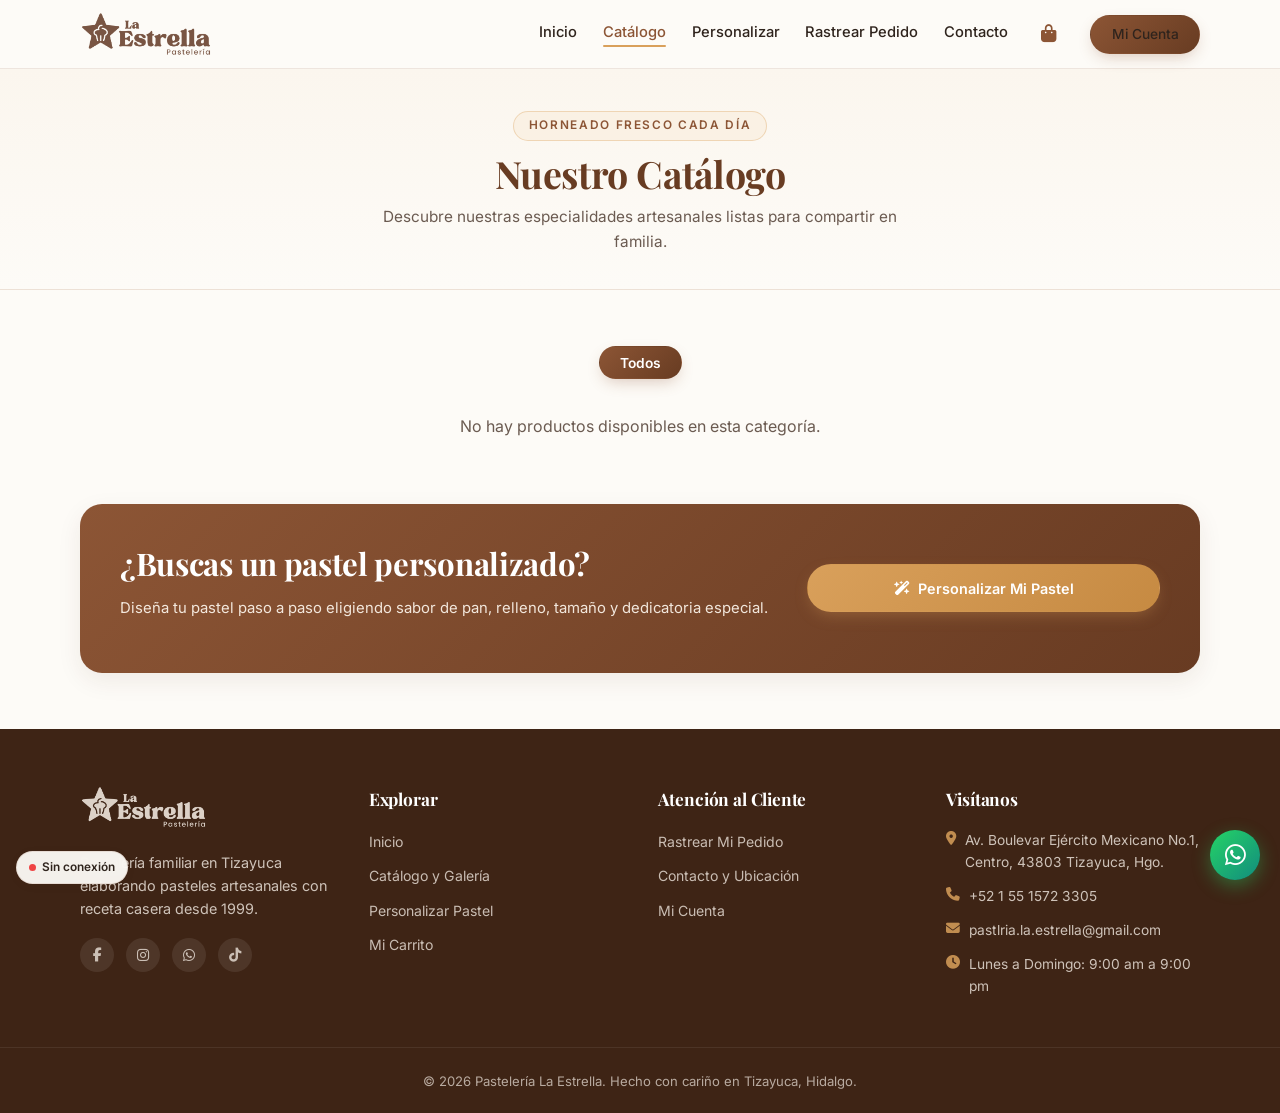
<file: galeria.html>
<!DOCTYPE html>
<html lang="es">

<head>
    <meta charset="UTF-8">
    <meta name="viewport" content="width=device-width, initial-scale=1.0">
    <title>Catálogo y Galería | Pastelería La Estrella</title>
    <meta name="description" content="Explora nuestra variedad de pasteles artesanales en Tizayuca. Deliciosos sabores y diseños únicos para cada ocasión.">
    <link rel="icon" type="image/png" href="img/logo.png?v=8">

    <!-- Google Fonts -->
    <link rel="preconnect" href="https://fonts.googleapis.com">
    <link rel="preconnect" href="https://fonts.gstatic.com" crossorigin>
    <link href="https://fonts.googleapis.com/css2?family=Inter:wght@300;400;500;600;700&family=Playfair+Display:ital,wght@0,500;0,600;0,700;1,500&display=swap" rel="stylesheet">

    <!-- Font Awesome -->
    <link rel="stylesheet" href="https://cdnjs.cloudflare.com/ajax/libs/font-awesome/6.4.0/css/all.min.css">

    <link rel="stylesheet" href="css/styles.css?v=8">
</head>

<body>

    <header-component></header-component>

    <!-- Page Header Boutique -->
    <section class="page-header">
        <div class="container">
            <span class="section-eyebrow">Horneado Fresco Cada Día</span>
            <h1 class="hero-title">Nuestro Catálogo</h1>
            <p>Descubre nuestras especialidades artesanales listas para compartir en familia.</p>
        </div>
    </section>

    <!-- Filtros y Catálogo -->
    <section class="section catalog">
        <div class="container">

            <!-- Filtros Dinámicos -->
            <div class="catalog-filters" id="categoryFilters" style="display: flex; justify-content: center; gap: 0.65rem; margin-bottom: 2.2rem; flex-wrap: wrap;">
                <button class="btn btn-primary filter-btn" data-cat="todos" style="padding: 0.45rem 1.25rem; font-size: 0.86rem;">Cargando...</button>
            </div>

            <!-- Grid de toda la galería -->
            <div class="grid featured-grid">
                <div style="text-align: center; grid-column: 1 / -1; padding: 2rem;">
                    <i class="fas fa-spinner fa-spin fa-2x" style="color: var(--color-primary); margin-bottom: 0.8rem;"></i>
                    <p style="color: var(--color-text-light); font-size: 0.92rem;">Cargando nuestro catálogo...</p>
                </div>
            </div>
        </div>
    </section>

    <!-- CTA Banner Boutique -->
    <section class="section" style="padding-top: 0.5rem;">
        <div class="container">
            <div class="visit-banner">
                <div>
                    <h2>¿Buscas un pastel personalizado?</h2>
                    <p>Diseña tu pastel paso a paso eligiendo sabor de pan, relleno, tamaño y dedicatoria especial.</p>
                </div>
                <div class="visit-actions">
                    <a href="crear-pedido.html" class="btn btn-secondary">
                        <i class="fas fa-wand-magic-sparkles"></i>
                        <span>Personalizar Mi Pastel</span>
                    </a>
                </div>
            </div>
        </div>
    </section>

    <footer-component></footer-component>

    <script src="js/components.js?v=8"></script>
    <script src="js/supabase.js?v=8"></script>
    <script src="js/main.js?v=8"></script>
    <script>
        document.addEventListener('DOMContentLoaded', async () => {
            const grid = document.querySelector('.featured-grid');
            const filtersContainer = document.getElementById('categoryFilters');

            try {
                // 1. Fetch Categories
                const categorias = await fetchCategorias();
                if (filtersContainer && categorias) {
                    filtersContainer.innerHTML = '<button class="btn btn-primary filter-btn" data-cat="todos" style="padding: 0.45rem 1.25rem; font-size: 0.86rem;">Todos</button>';
                    categorias.forEach(cat => {
                        filtersContainer.innerHTML += `<button class="btn btn-outline filter-btn" data-cat="${cat.id_categoria}" style="padding: 0.45rem 1.25rem; font-size: 0.86rem;">${cat.nombre}</button>`;
                    });
                }

                // 2. Fetch Products
                const productos = await fetchProductos();
                if (!grid) return;

                function renderProducts(listaProductos) {
                    grid.innerHTML = '';
                    if (!listaProductos || listaProductos.length === 0) {
                        grid.innerHTML = '<p style="grid-column: 1 / -1; text-align: center; color: var(--color-text-light);">No hay productos disponibles en esta categoría.</p>';
                        return;
                    }

                    listaProductos.forEach(producto => {
                        let precioBase = 0;
                        if (producto.producto_variantes && producto.producto_variantes.length > 0) {
                            const precios = producto.producto_variantes.map(v => parseFloat(v.precio_venta));
                            precioBase = Math.min(...precios);
                        }

                        const hasCustomImg = Boolean(producto.imagen_url && !producto.imagen_url.includes('logo'));
                        const imgSrc = producto.imagen_url || 'img/logo-horizontal.png?v=8';
                        const imgFit = hasCustomImg ? 'cover' : 'contain';
                        const imgPad = hasCustomImg ? '0' : '2rem';

                        const card = document.createElement('div');
                        card.className = 'product-card';
                        card.innerHTML = `
                            <div class="product-img-wrapper">
                                <img src="${imgSrc}" alt="${producto.nombre}" class="product-img" style="object-fit: ${imgFit}; padding: ${imgPad};" onerror="this.src='img/logo-horizontal.png?v=8'; this.style.objectFit='contain'; this.style.padding='2rem';">
                                ${producto.categorias ? `<span class="badge">${producto.categorias.nombre || ''}</span>` : ''}
                            </div>
                            <div class="product-info">
                                <h3 class="product-title">${producto.nombre}</h3>
                                <p class="product-desc">${producto.descripcion || 'Delicioso pastel artesanal preparado en casa.'}</p>
                                <div class="product-footer">
                                    <span class="price">${precioBase > 0 ? `Desde $${precioBase} MXN` : 'Consultar'}</span>
                                    <a href="crear-pedido.html?producto=${producto.id_producto}" class="btn-icon" title="Pedir este pastel"><i class="fas fa-cart-plus"></i></a>
                                </div>
                            </div>
                        `;
                        grid.appendChild(card);
                    });
                }

                renderProducts(productos);

                // 3. Filter Logic
                if (filtersContainer) {
                    filtersContainer.addEventListener('click', (e) => {
                        if (e.target.classList.contains('filter-btn')) {
                            document.querySelectorAll('.filter-btn').forEach(btn => {
                                btn.classList.remove('btn-primary');
                                btn.classList.add('btn-outline');
                            });
                            e.target.classList.remove('btn-outline');
                            e.target.classList.add('btn-primary');

                            const catId = e.target.dataset.cat;
                            if (catId === 'todos') {
                                renderProducts(productos);
                            } else {
                                const filtered = productos.filter(p => String(p.id_categoria) === catId);
                                renderProducts(filtered);
                            }
                        }
                    });
                }

            } catch (error) {
                console.error(error);
                if (grid) grid.innerHTML = '<p style="grid-column: 1 / -1; text-align: center; color: #b91c1c;">Hubo un error al cargar el catálogo.</p>';
            }
        });
    </script>
</body>

</html>
</file>
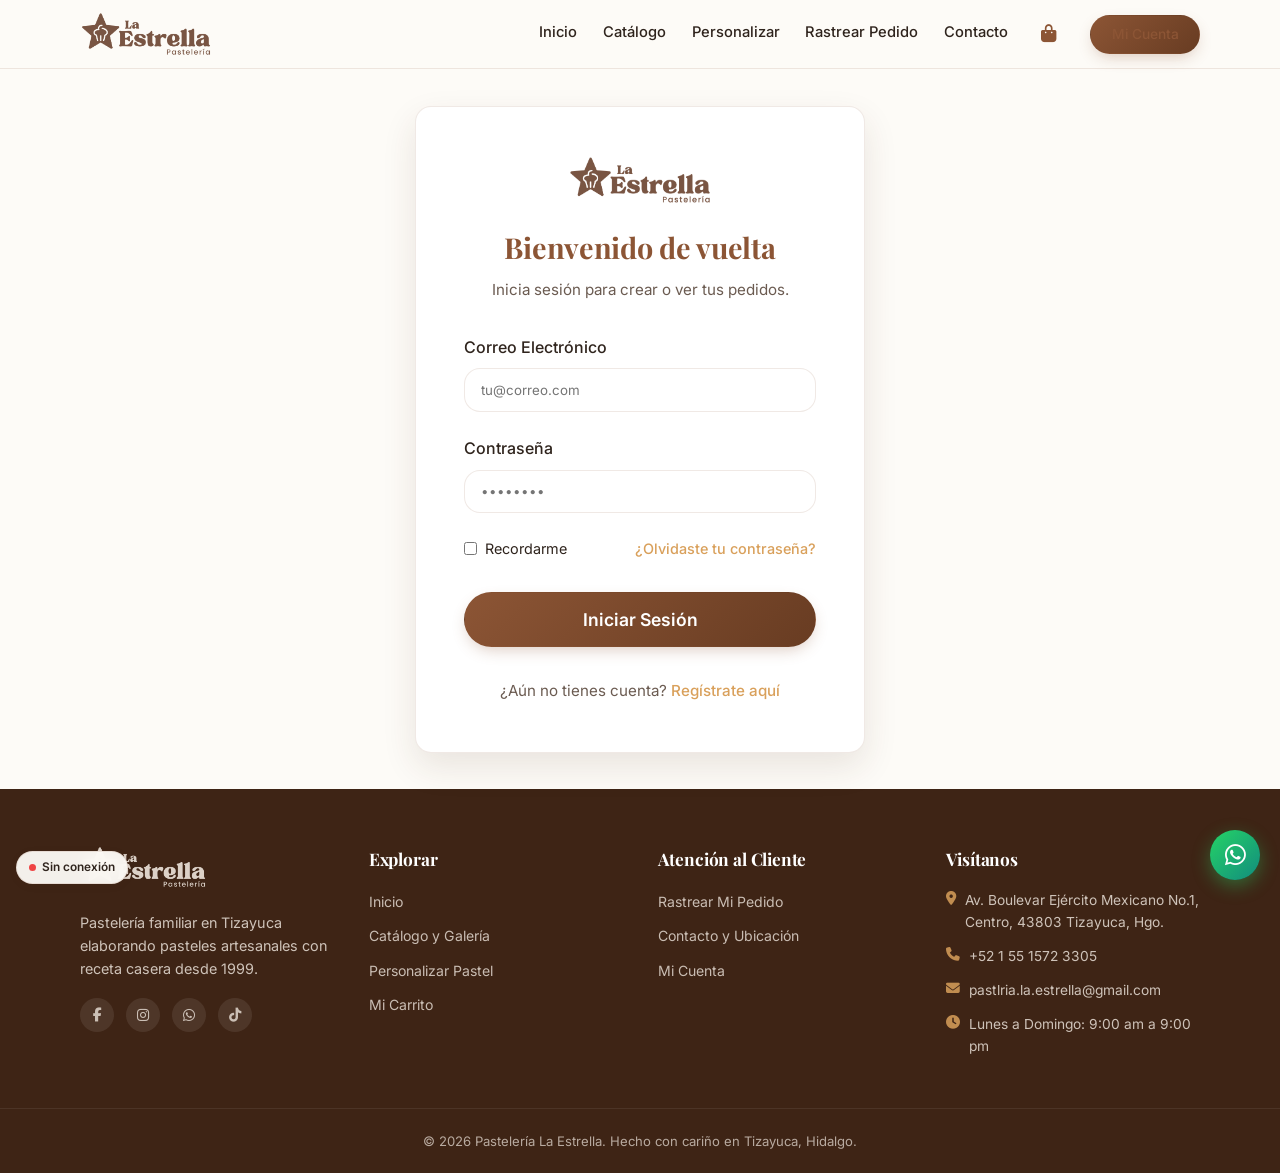
<file: login.html>
<!DOCTYPE html>
<html lang="es">

<head>
    <meta charset="UTF-8">
    <meta name="viewport" content="width=device-width, initial-scale=1.0">
    <title>Iniciar Sesión | Pastelería La Estrella</title>
    <link rel="preconnect" href="https://fonts.googleapis.com">
    <link rel="preconnect" href="https://fonts.gstatic.com" crossorigin>
    <link
        href="https://fonts.googleapis.com/css2?family=Inter:wght@300;400;500;600&family=Playfair+Display:wght@400;600;700&display=swap"
        rel="stylesheet">
    <link rel="stylesheet" href="https://cdnjs.cloudflare.com/ajax/libs/font-awesome/6.4.0/css/all.min.css">
    <link rel="icon" type="image/png" href="img/logo.png?v=8">
    <link rel="stylesheet" href="css/styles.css?v=8">

    <style>
        .auth-wrapper {
            display: flex;
            min-height: 80vh;
            align-items: center;
            justify-content: center;
            background-color: var(--color-bg);
            padding: 2rem;
        }

        .auth-container {
            background: var(--color-white);
            max-width: 450px;
            width: 100%;
            border-radius: var(--border-radius);
            box-shadow: var(--shadow-lg);
            padding: 3rem;
            text-align: center;
        }

        .auth-container .logo-img {
            height: 60px;
            margin: 0 auto 1rem;
        }

        .auth-title {
            font-size: 1.8rem;
            margin-bottom: 0.5rem;
            color: var(--color-primary);
        }

        .auth-subtitle {
            color: var(--color-text-light);
            margin-bottom: 2rem;
            font-size: 0.95rem;
        }

        .form-group {
            text-align: left;
            margin-bottom: 1.5rem;
        }

        .form-label {
            display: block;
            margin-bottom: 0.5rem;
            font-weight: 500;
            color: var(--color-text);
        }

        .form-control {
            width: 100%;
            padding: 0.8rem 1rem;
            border: 1px solid var(--color-border);
            border-radius: var(--border-radius);
            font-family: var(--font-body);
            transition: var(--transition);
        }

        .form-control:focus {
            outline: none;
            border-color: var(--color-primary);
            box-shadow: 0 0 0 3px rgba(140, 85, 53, 0.1);
        }

        .auth-actions {
            display: flex;
            justify-content: space-between;
            align-items: center;
            margin-bottom: 2rem;
            font-size: 0.9rem;
        }

        .auth-link {
            color: var(--color-secondary);
            font-weight: 500;
        }

        .auth-link:hover {
            color: var(--color-primary);
            text-decoration: underline;
        }

        .btn-full {
            width: 100%;
            padding: 1rem;
            font-size: 1.1rem;
        }

        .auth-footer {
            margin-top: 2rem;
            font-size: 0.95rem;
            color: var(--color-text-light);
        }
    </style>
</head>

<body>

        <header-component></header-component>

    <div class="auth-wrapper">
        <div class="auth-container" style="border: 1px solid var(--color-border);">
            <img src="img/logo-horizontal.png?v=8" alt="Pastelería La Estrella" class="logo-img" style="height: 50px; width: auto; margin: 0 auto 1.2rem;">
            <h1 class="auth-title">Bienvenido de vuelta</h1>
            <p class="auth-subtitle">Inicia sesión para crear o ver tus pedidos.</p>

            <form action="crear-pedido.html" method="GET" id="loginForm">
                <div class="form-group">
                    <label class="form-label" for="email">Correo Electrónico</label>
                    <input type="email" id="email" class="form-control" placeholder="tu@correo.com" required>
                </div>

                <div class="form-group">
                    <label class="form-label" for="password">Contraseña</label>
                    <input type="password" id="password" class="form-control" placeholder="••••••••" required>
                </div>

                <div class="auth-actions">
                    <label style="display: flex; align-items: center; gap: 0.5rem; cursor: pointer;">
                        <input type="checkbox"> Recordarme
                    </label>
                    <a href="recuperar.html" class="auth-link">¿Olvidaste tu contraseña?</a>
                </div>

                <button type="submit" class="btn btn-primary btn-full">Iniciar Sesión</button>
            </form>

            <div class="auth-footer">
                ¿Aún no tienes cuenta? <a href="registro.html" class="auth-link">Regístrate aquí</a>
            </div>
        </div>
    </div>

    <footer-component></footer-component>

    <script src="js/components.js?v=8"></script>
    <script src="js/supabase.js?v=8"></script>
    <script src="js/main.js?v=8"></script>
    <script>
        document.getElementById('loginForm').addEventListener('submit', async function (e) {
            e.preventDefault();
            const btn = this.querySelector('button[type="submit"]');
            btn.textContent = 'Verificando...';
            btn.disabled = true;
            
            const email = document.getElementById('email').value.trim();
            const password = document.getElementById('password').value;

            try {
                const user = await loginCliente(email, password);
                
                if (user) {
                    localStorage.setItem('isLoggedIn', 'true');
                    localStorage.setItem('userEmail', user.correo);
                    localStorage.setItem('userId', user.id_cliente);
                    localStorage.setItem('userName', user.nombre);
                    
                    const redirectUrl = localStorage.getItem('redirectAfterLogin') || 'crear-pedido.html';
                    localStorage.removeItem('redirectAfterLogin'); // Limpiar para futuros usos
                    window.location.href = redirectUrl;
                } else {
                    alert('Correo electrónico o contraseña incorrectos.');
                    btn.textContent = 'Iniciar Sesión';
                    btn.disabled = false;
                }
            } catch (error) {
                console.error(error);
                alert("Error de conexión al iniciar sesión.");
                btn.textContent = 'Iniciar Sesión';
                btn.disabled = false;
            }
        });
    </script>
</body>

</html>
</file>
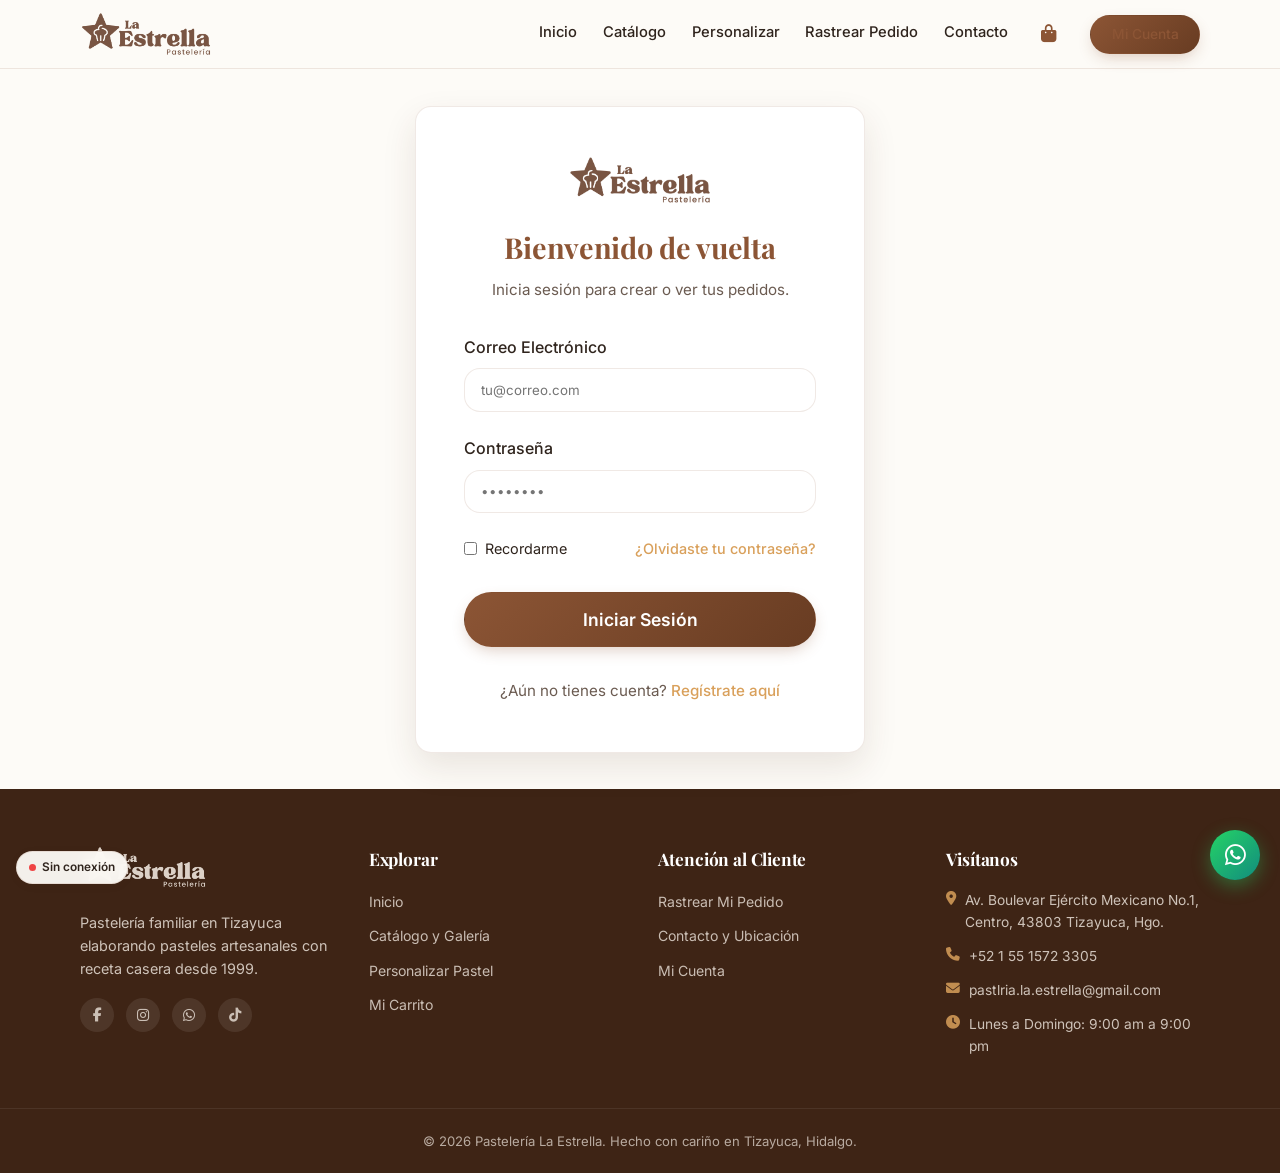
<file: pago.html>
<!DOCTYPE html>
<html lang="es">

<head>
    <meta charset="UTF-8">
    <meta name="viewport" content="width=device-width, initial-scale=1.0">
    <title>Confirmación y Pago | Pastelería La Estrella</title>

    <link
        href="https://fonts.googleapis.com/css2?family=Inter:wght@300;400;500;600&family=Playfair+Display:wght@400;600;700&display=swap"
        rel="stylesheet">
    <link rel="stylesheet" href="https://cdnjs.cloudflare.com/ajax/libs/font-awesome/6.4.0/css/all.min.css">
    <link rel="icon" type="image/png" href="img/logo.png?v=8">
    <link rel="stylesheet" href="css/styles.css?v=8">



    <style>
        .checkout-container {
            max-width: 1000px;
            margin: 0 auto;
            display: grid;
            grid-template-columns: 1.2fr 0.8fr;
            gap: 2rem;
            align-items: start;
        }

        .checkout-box {
            background: var(--color-white);
            padding: 2.5rem;
            border-radius: var(--border-radius);
            box-shadow: var(--shadow-md);
        }

        .box-title {
            font-size: 1.5rem;
            color: var(--color-primary);
            border-bottom: 2px solid var(--color-border);
            padding-bottom: 0.5rem;
            margin-bottom: 1.5rem;
        }

        /* Resumen */
        .summary-item {
            display: flex;
            justify-content: space-between;
            margin-bottom: 0.8rem;
            color: var(--color-text);
        }

        .summary-label {
            font-weight: 600;
            color: var(--color-text-light);
        }

        .summary-total {
            border-top: 1px solid var(--color-border);
            padding-top: 1rem;
            margin-top: 1rem;
            font-size: 1.3rem;
            font-weight: bold;
            color: var(--color-primary);
            display: flex;
            justify-content: space-between;
        }

        /* Pagos Radio Cards */
        .payment-methods {
            display: flex;
            flex-direction: column;
            gap: 1rem;
            margin-bottom: 2rem;
        }

        .pay-card {
            border: 2px solid var(--color-border);
            border-radius: var(--border-radius);
            padding: 1.2rem;
            cursor: pointer;
            transition: var(--transition);
            display: flex;
            align-items: center;
            gap: 1rem;
        }

        .pay-card:hover {
            background-color: #fcf5ee;
        }

        .pay-card input[type="radio"] {
            display: none;
        }

        .pay-card:has(input:checked) {
            border-color: var(--color-primary);
            background-color: #fcf5ee;
        }

        .bank-details {
            display: none;
            background: #f9f6f0;
            padding: 1.5rem;
            border-radius: var(--border-radius);
            border-left: 4px solid var(--color-primary);
            margin-top: 1rem;
            margin-bottom: 2rem;
        }

        .bank-details.active {
            display: block;
        }

        @media (max-width: 768px) {
            .checkout-container {
                grid-template-columns: 1fr;
            }
        }

        #pdfLoading {
            display: none;
            text-align: center;
            padding: 2rem;
            font-size: 1.2rem;
            color: var(--color-primary);
        }

        /* Modal Styles */
        .modal-overlay {
            position: fixed;
            top: 0;
            left: 0;
            width: 100%;
            height: 100%;
            background-color: rgba(0, 0, 0, 0.6);
            display: flex;
            justify-content: center;
            align-items: center;
            z-index: 1000;
            opacity: 0;
            visibility: hidden;
            transition: all 0.3s ease;
        }

        .modal-overlay.show {
            opacity: 1;
            visibility: visible;
        }

        .modal {
            background-color: var(--color-white);
            border-radius: var(--border-radius);
            box-shadow: 0 10px 25px rgba(0, 0, 0, 0.2);
            width: 90%;
            max-width: 500px;
            max-height: 90vh;
            overflow-y: auto;
            transform: translateY(-20px);
            transition: transform 0.3s ease;
        }

        .modal-overlay.show .modal {
            transform: translateY(0);
        }
    </style>
</head>

<body>

    <header-component></header-component>

    <section class="page-header">
        <div class="container">
            <span class="section-eyebrow">Último Paso</span>
            <h1 class="hero-title">Confirmación y Pago</h1>
            <p>Elige tu método de pago y genera tu folio de pedido.</p>
        </div>
    </section>

    <section class="section">
        <div class="container checkout-container" id="checkoutUI">

            <!-- Resumen de Orden -->
            <div class="checkout-box">
                <h2 class="box-title"><i class="fas fa-receipt"></i> Resumen del Pedido</h2>
                <div id="orderSummaryContent">
                    <!-- JS fills this -->
                    <p>Cargando datos del pedido...</p>
                </div>
            </div>

            <!-- Método de Pago -->
            <div class="checkout-box">
                <h2 class="box-title"><i class="fas fa-wallet"></i> Método de Pago</h2>

                <div class="payment-methods">
                    <label class="pay-card">
                        <input type="radio" name="payment" value="sucursal" checked>
                        <i class="fas fa-store" style="font-size: 1.5rem; color: var(--color-secondary);"></i>
                        <div>
                            <span style="font-weight: 600; display: block;">Pagar en Sucursal</span>
                            <span style="font-size: 0.9rem; color: var(--color-text-light);">Lleva tu folio y paga al
                                recoger o previo a la entrega.</span>
                        </div>
                    </label>

                    <label class="pay-card">
                        <input type="radio" name="payment" value="transferencia">
                        <i class="fas fa-university" style="font-size: 1.5rem; color: var(--color-secondary);"></i>
                        <div>
                            <span style="font-weight: 600; display: block;">Transferencia / Depósito</span>
                            <span style="font-size: 0.9rem; color: var(--color-text-light);">Para anticipos inmediatos
                                desde tu app bancaria.</span>
                        </div>
                    </label>
                </div>

                <div class="bank-details" id="bankInfo">
                    <h4 style="margin-bottom: 0.5rem;"><i class="fas fa-info-circle"></i> Datos Bancarios (BBVA)</h4>
                    <p style="margin-bottom: 0.3rem;"><strong>Titular:</strong> Pastelería La Estrella S.A de C.V</p>
                    <p style="margin-bottom: 0.3rem;"><strong>Cuenta:</strong> 0123456789</p>
                    <p style="margin-bottom: 0.5rem;"><strong>CLABE:</strong> 012 345 6789 0123 4567</p>
                    <p style="font-size: 0.85rem; color: var(--color-text-light);">Realiza el pago por el monto
                        requerido como "Anticipo a pagar hoy". <strong
                            style="color: var(--color-primary); display:block; margin-top: 5px;">IMPORTANTE: Los pedidos
                            a domicilio deben pagarse al 100% por adelantado. Una vez confirmado tu pedido, deberás
                            subir tu comprobante en la página de Seguimiento para que podamos validar tu pago.</strong>
                    </p>
                </div>

                <div class="form-group"
                    style="margin-top: 1.5rem; margin-bottom: 1.5rem; display: flex; align-items: flex-start; gap: 0.8rem; background: #fdfaf6; padding: 1rem; border: 1px solid var(--color-border); border-radius: var(--border-radius);">
                    <input type="checkbox" id="aceptoTerminos"
                        style="margin-top: 0.3rem; transform: scale(1.2); cursor: pointer;">
                    <label for="aceptoTerminos"
                        style="font-size: 0.95rem; color: var(--color-text); cursor: pointer; line-height: 1.4;">
                        He leído y acepto expresamente los <a
                            href="Documentos/Terminos_Condiciones_Pasteleria_La_Estrella.pdf" target="_blank"
                            style="color: var(--color-primary); font-weight: 600; text-decoration: underline;">Términos
                            y Condiciones</a> así como el <a
                            href="Documentos/Aviso_Privacidad_Pasteleria_La_Estrella.pdf" target="_blank"
                            style="color: var(--color-primary); font-weight: 600; text-decoration: underline;">Aviso de
                            Privacidad</a> de Pastelería La Estrella para el tratamiento de mis datos personales y
                        condiciones de compra.
                    </label>
                </div>

                <button id="btnConfirmar" class="btn btn-primary"
                    style="width: 100%; font-size: 1.2rem; padding: 1rem;">Confirmar y Generar Folio <i
                        class="fas fa-check-circle" style="margin-left: 10px;"></i></button>
            </div>

        </div>

        <div class="container" id="pdfLoading">
            <i class="fas fa-circle-notch fa-spin fa-3x" style="margin-bottom: 1rem;"></i>
            <h2>Procesando tu pedido...</h2>
            <p>Generando tu comprobante en PDF. Por favor espera.</p>
        </div>
    </section>

    <!-- Footer ... -->
    <footer-component></footer-component>

    <script src="js/components.js?v=8"></script>
    <script src="js/supabase.js?v=8"></script>
    <script src="js/main.js?v=8"></script>
    <script>
        // Check Auth
        if (localStorage.getItem('isLoggedIn')) {
            document.getElementById('navAccountBtn').textContent = "Mi Perfil";
        } else {
            alert("Por favor inicia sesión para completar el pago.");
            window.location.href = 'login.html';
        }

        // Toggles bank info
        document.querySelectorAll('input[name="payment"]').forEach(radio => {
            radio.addEventListener('change', (e) => {
                if (e.target.value === 'transferencia') {
                    document.getElementById('bankInfo').classList.add('active');
                } else {
                    document.getElementById('bankInfo').classList.remove('active');
                }
            });
        });

        // Global variables
        let cartItems = [];
        let grandTotal = 0;
        let subtotal = 0;
        let deposit = 0;
        let shipping = 0;
        let primaryDeliveryInfo = { fecha: '', hora: '', domicilio: '' };
        const idCarrito = localStorage.getItem('carritoActivo');

        document.addEventListener('DOMContentLoaded', async () => {
            if (!idCarrito) {
                document.getElementById('orderSummaryContent').innerHTML = "<p>No hay un carrito activo. Por favor <a href='carrito.html' style='color:var(--color-primary);text-decoration:underline;'>regresa al carrito</a>.</p>";
                document.getElementById('btnConfirmar').disabled = true;
                return;
            }

            try {
                cartItems = await obtenerItemsCarrito(idCarrito);

                if (!cartItems || cartItems.length === 0) {
                    document.getElementById('orderSummaryContent').innerHTML = "<p>El carrito está vacío.</p>";
                    document.getElementById('btnConfirmar').disabled = true;
                    return;
                }

                let itemsHTML = ``;

                cartItems.forEach(item => {
                    const prodName = item.productos?.nombre || 'Producto';
                    const varName = item.producto_variantes?.tamaño || item.id_variante;
                    const itemTotal = parseFloat(item.cantidad) * parseFloat(item.precio_unitario);
                    subtotal += itemTotal;

                    // Inherit delivery info from first item that has it (checking fecha instead of domicilio)
                    if (!primaryDeliveryInfo.fecha && item.fecha) {
                        let realDomicilio = '';
                        if (item.observaciones) {
                            try {
                                const obs = JSON.parse(item.observaciones);
                                if (obs.domicilio) realDomicilio = obs.domicilio;
                            } catch(e) {}
                        }
                        primaryDeliveryInfo.domicilio = (item.domicilio === true && realDomicilio) ? realDomicilio : '';
                        primaryDeliveryInfo.fecha = item.fecha;
                        primaryDeliveryInfo.hora = item.hora || '';
                    }

                    itemsHTML += `
                        <div class="summary-item" style="border-bottom:1px solid #eee; padding-bottom:5px; margin-bottom:5px;">
                            <span class="summary-label">${item.cantidad}x ${prodName} (${varName}):</span> 
                            <span>$${itemTotal.toFixed(2)}</span>
                        </div>
                    `;
                });

                let tienePastelGrande = false;
                cartItems.forEach(item => {
                    const isPastel = item.productos?.categorias?.nombre?.toLowerCase().includes('pastel') || item.productos?.nombre?.toLowerCase().includes('pastel');
                    const _porciones = parseInt(item.producto_variantes?.porciones || 0);
                    if (isPastel && _porciones >= 80) {
                        tienePastelGrande = true;
                    }
                });

                // Si requiere envío, calcularlo (gratis si es gran formato)
                shipping = primaryDeliveryInfo.domicilio && primaryDeliveryInfo.domicilio.length > 5 ? (tienePastelGrande ? 0 : 75) : 0;
                grandTotal = subtotal + shipping;
                // El anticipo siempre es 50% del producto + el 100% del costo de envío
                deposit = (subtotal / 2) + shipping;

                let summaryHTML = `
                    <div style="margin-bottom: 1rem;"><strong>Entrega:</strong> ${primaryDeliveryInfo.domicilio ? `${primaryDeliveryInfo.fecha} ${primaryDeliveryInfo.hora} - ${primaryDeliveryInfo.domicilio}` : 'Recoger en sucursal'}</div>
                    ${itemsHTML}
                    <hr style="border: 0; border-top: 1px dashed #ccc; margin: 15px 0;">
                    <div class="summary-item"><span class="summary-label">Subtotal Artículos:</span> <span>$${subtotal.toFixed(2)} MXN</span></div>
                    <div class="summary-item"><span class="summary-label">Costo Flete:</span> <span>$${shipping.toFixed(2)} MXN</span></div>
                    <div class="summary-total"><span>Total Completo:</span> <span>$${grandTotal.toFixed(2)} MXN</span></div>
                    <div class="summary-item" style="color: #d35400; font-weight:600; margin-top:0.5rem;"><span>Anticipo a pagar hoy:</span> <span>$${deposit.toFixed(2)} MXN</span></div>
                `;

                document.getElementById('orderSummaryContent').innerHTML = summaryHTML;

            } catch (e) {
                console.error(e);
                document.getElementById('orderSummaryContent').innerHTML = "<p>Error al cargar el resumen de tu carrito.</p>";
            }
        });


        // GENERAR ORDEN Y PDF
        document.getElementById('btnConfirmar').addEventListener('click', async () => {
            if (!cartItems || cartItems.length === 0) return;

            const aceptoTerminos = document.getElementById('aceptoTerminos');
            if (aceptoTerminos && !aceptoTerminos.checked) {
                alert("Por favor, marca la casilla aceptando los Términos y Condiciones y el Aviso de Privacidad para poder generar tu pedido.");
                aceptoTerminos.focus();
                return;
            }

            const method = document.querySelector('input[name="payment"]:checked').value;
            const folio = 'EST-' + Math.floor(10000 + Math.random() * 90000);

            if (!primaryDeliveryInfo.fecha) {
                alert("Debes seleccionar una fecha de entrega o regresar al carrito a configurar tu pedido.");
                return;
            }

            document.getElementById('checkoutUI').style.display = 'none';
            document.getElementById('pdfLoading').style.display = 'block';

            try {
                // 1. Crear el Pedido Maestro
                const datosPedidoBase = {
                    folio: folio,
                    id_cliente: parseInt(localStorage.getItem('userId')),
                    fecha_entrega: primaryDeliveryInfo.fecha,
                    hora_entrega: primaryDeliveryInfo.hora || null,
                    tipo_entrega: shipping > 0 ? 'domicilio' : 'sucursal',
                    estado: 'pendiente',
                    subtotal: subtotal,
                    total: grandTotal,
                    anticipo: deposit,
                    restante: grandTotal - deposit,
                    observaciones: `Domicilio: ${primaryDeliveryInfo.domicilio || 'Sucursal'}`,
                    origen: 'web'
                };

                const pedidoGuardado = await crearPedidoOnline(datosPedidoBase);

                if (pedidoGuardado && pedidoGuardado[0]) {
                    const idPedido = pedidoGuardado[0].id_pedido;

                    for (const item of cartItems) {
                        const detalleData = {
                            id_pedido: idPedido,
                            id_variante: item.id_variante,
                            cantidad: item.cantidad,
                            precio_unitario: item.precio_unitario,
                            sabor: item.sabor,
                            dedicatoria: item.dedicatoria,
                            observaciones: item.observaciones || ''
                        };
                        await crearDetallePedidoOnline(detalleData);
                    }

                    // 3. Insertar Pago (Anticipo)
                    const pagoData = {
                        id_pedido: idPedido,
                        tipo_pago: 'anticipo',
                        metodo_pago: method,
                        estado_pago: 'pendiente',
                        monto: deposit
                    };
                    await crearPagoPedidoOnline(pagoData);

                    // 4. Completar el carrito
                    await completarCarrito(idCarrito);

                    // Asegurar que el carrito se limpie vaciándolo también y borrando sesión
                    await vaciarCarrito(idCarrito);
                    localStorage.removeItem('carritoActivo');
                    cartItems = [];

                    setTimeout(() => {
                        const modal = document.getElementById('checkoutSuccessModal');
                        document.getElementById('successFolioDisplay').textContent = folio;
                        modal.classList.add('show');
                        
                        document.getElementById('btnGoToTicket').onclick = function() {
                            window.location.href = `ver-pedido.html?folio=${folio}`;
                        };
                    }, 500);
                } else {
                    throw new Error("No se pudo crear el pedido en la base de datos.");
                }

            } catch (error) {
                console.error("Error al procesar pago/pedido", error);
                alert("Hubo un error al procesar tu pedido. Intenta nuevamente.");
                document.getElementById('checkoutUI').style.display = 'grid';
                document.getElementById('pdfLoading').style.display = 'none';
            }
        });
    </script>
    <!-- Success Modal Overlay -->
    <div class="modal-overlay" id="checkoutSuccessModal">
        <div class="modal" style="max-width: 450px;">
            <div class="modal-header" style="background-color: var(--color-primary); color: white;">
                <h2 style="margin:0; font-family:var(--font-heading);">¡Pedido Confirmado! 🎉</h2>
            </div>
            <div class="modal-content" style="text-align: center; padding: 2rem;">
                <i class="fas fa-check-circle" style="font-size: 5rem; color: #10b981; margin-bottom: 1.5rem;"></i>
                <p style="font-size: 1.1rem; color: var(--color-text); margin-bottom: 0.5rem; font-family: var(--font-body);">Tu número de folio es:</p>
                
                <h2 id="successFolioDisplay" style="font-size: 2.2rem; color: var(--color-primary); letter-spacing: 2px; margin-bottom: 1.5rem; background: #fdfaf6; padding: 1rem; border-radius: 8px; border: 2px dashed var(--color-primary); font-family: var(--font-heading);"></h2>
                
                <div style="background-color: #fee2e2; color: #991b1b; padding: 1rem; border-radius: 8px; font-weight: 500; font-size: 0.95rem; margin-bottom: 1.5rem; text-align: left;">
                    <i class="fas fa-exclamation-triangle" style="margin-right: 5px;"></i> <strong>IMPORTANTE:</strong> Por favor anota, toma captura o guarda este número de folio. Lo necesitarás para recoger tu pedido en sucursal o darle seguimiento.
                </div>
                
                <p style="color: var(--color-text-light); margin-bottom: 1.5rem; font-size: 0.95rem;">Podrás descargar tu Ticket PDF y subir tu comprobante de pago en la siguiente pantalla.</p>
                
                <button type="button" class="btn btn-primary" id="btnGoToTicket" style="width: 100%; padding: 1.2rem; font-size: 1.1rem; text-transform: uppercase; letter-spacing: 1px;">
                    Ver mi Ticket de Compra <i class="fas fa-arrow-right" style="margin-left: 8px;"></i>
                </button>
            </div>
        </div>
    </div>
</body>


</html>
</file>
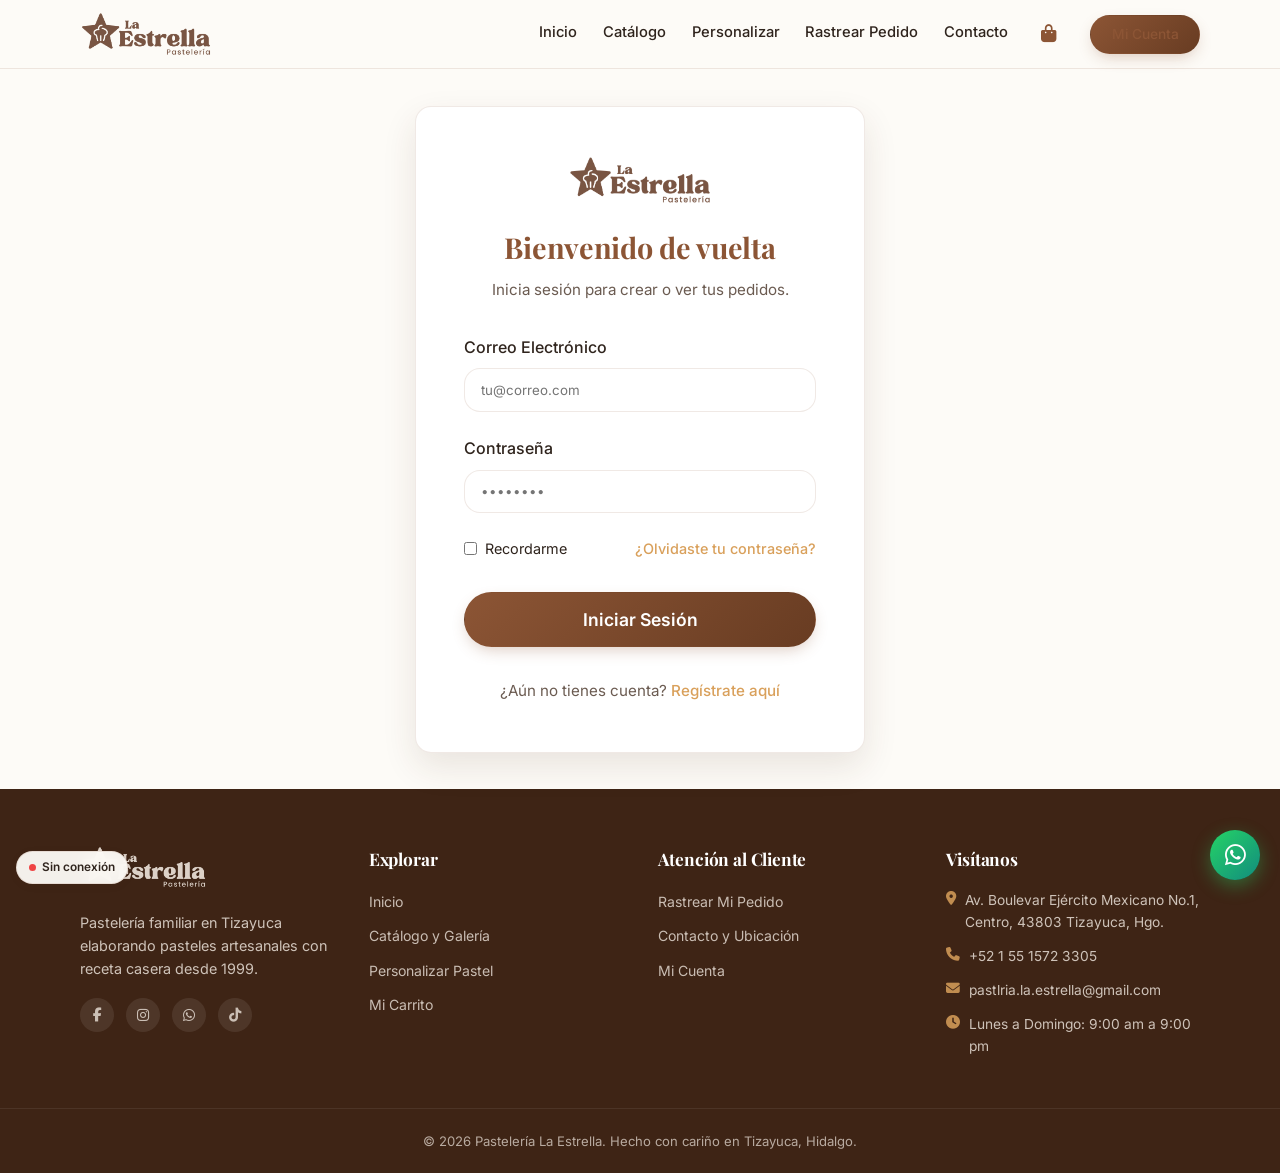
<file: perfil.html>
<!DOCTYPE html>
<html lang="es">

<head>
    <meta charset="UTF-8">
    <meta name="viewport" content="width=device-width, initial-scale=1.0">
    <title>Mi Perfil | Pastelería La Estrella</title>
    <link href="https://fonts.googleapis.com/css2?family=Inter:wght@300;400;500;600&family=Playfair+Display:wght@400;600;700&display=swap" rel="stylesheet">
    <link rel="stylesheet" href="https://cdnjs.cloudflare.com/ajax/libs/font-awesome/6.4.0/css/all.min.css">
    <link rel="icon" type="image/png" href="img/logo.png?v=8">
    <link rel="stylesheet" href="css/styles.css?v=8">

    <style>
        .profile-wrapper {
            background-color: var(--color-bg);
            padding: 4rem 1rem;
            min-height: 70vh;
        }

        .profile-container {
            max-width: 600px;
            margin: 0 auto;
            background: var(--color-white);
            border-radius: var(--border-radius);
            box-shadow: var(--shadow-md);
            overflow: hidden;
        }

        .profile-header {
            background-color: var(--color-primary);
            color: white;
            padding: 2.5rem 2rem;
            text-align: center;
        }

        .profile-avatar {
            font-size: 4rem;
            margin-bottom: 1rem;
            color: #fcf5ee;
        }

        .profile-title {
            font-family: var(--font-heading);
            font-size: 1.8rem;
            margin-bottom: 0.5rem;
        }

        .profile-body {
            padding: 2.5rem 2rem;
        }

        .form-group {
            margin-bottom: 1.5rem;
        }

        .form-label {
            display: block;
            margin-bottom: 0.5rem;
            font-weight: 500;
            color: var(--color-text);
        }

        .form-control {
            width: 100%;
            padding: 0.8rem 1rem;
            border: 1px solid var(--color-border);
            border-radius: var(--border-radius);
            font-family: var(--font-body);
            transition: var(--transition);
        }

        .form-control:focus {
            outline: none;
            border-color: var(--color-primary);
        }

        .form-control:disabled {
            background-color: #f3f4f6;
            color: #6b7280;
            cursor: not-allowed;
        }

        .btn-full {
            width: 100%;
            padding: 1rem;
            font-size: 1.1rem;
            margin-bottom: 1rem;
        }
        
        div.logout-btn-container {
            margin-top: 2rem;
            text-align: center;
            border-top: 1px solid var(--color-border);
            padding-top: 1.5rem;
        }

        .orders-section {
            background-color: #fdfaf6;
            border-top: 1px solid var(--color-border);
            padding: 2.5rem 2rem;
        }

        .orders-title {
            font-family: var(--font-heading);
            font-size: 1.6rem;
            color: var(--color-text);
            margin-bottom: 1.5rem;
            display: flex;
            align-items: center;
            gap: 10px;
        }

        .order-card {
            background: white;
            border: 1px solid var(--color-border);
            border-radius: var(--border-radius);
            padding: 1.5rem;
            margin-bottom: 1rem;
            transition: var(--transition);
            display: flex;
            flex-direction: column;
            gap: 0.8rem;
            text-decoration: none;
            color: inherit;
        }

        .order-card:hover {
            box-shadow: var(--shadow-md);
            border-color: var(--color-primary);
            transform: translateY(-2px);
        }

        .order-header {
            display: flex;
            justify-content: space-between;
            align-items: center;
            border-bottom: 1px dashed var(--color-border);
            padding-bottom: 0.8rem;
        }

        .order-folio {
            font-family: var(--font-heading);
            font-weight: 700;
            color: var(--color-primary);
            font-size: 1.1rem;
        }

        .order-date {
            font-size: 0.85rem;
            color: var(--color-text-light);
        }

        .order-details {
            display: flex;
            justify-content: space-between;
            font-size: 0.95rem;
        }

        .status-badge {
            display: inline-block;
            padding: 4px 10px;
            border-radius: 20px;
            font-size: 0.75rem;
            font-weight: 600;
            text-transform: uppercase;
        }
        
        .status-pendiente { background-color: #fef3c7; color: #d97706; }
        .status-elaboracion { background-color: #dbeafe; color: #2563eb; }
        .status-cancelado { background-color: #fee2e2; color: #dc2626; }
        .status-completado, .status-entregado { background-color: #d1fae5; color: #059669; }

        .empty-orders {
            text-align: center;
            padding: 3rem 1rem;
            color: var(--color-text-light);
            background: white;
            border-radius: var(--border-radius);
            border: 1px dashed var(--color-border);
        }
    </style>
</head>

<body>

    <header-component></header-component>

    <div class="profile-wrapper">
        <div class="profile-container">
            <div class="profile-header">
                <i class="fas fa-user-circle profile-avatar"></i>
                <h1 class="profile-title" id="displayNombre">Mi Perfil</h1>
                <p style="opacity: 0.9;">Administra tu información personal</p>
            </div>

            <div class="profile-body">
                <form id="profileForm">
                    <div class="form-group">
                        <label class="form-label" for="nombre">Nombre Completo</label>
                        <input type="text" id="nombre" class="form-control" placeholder="Ej. Juan Pérez" required>
                    </div>

                    <div class="form-group">
                        <label class="form-label" for="telefono">Teléfono (WhatsApp)</label>
                        <input type="tel" id="telefono" class="form-control" placeholder="10 dígitos" required pattern="[0-9]{10}">
                    </div>

                    <div class="form-group">
                        <label class="form-label" for="correo">Correo Electrónico</label>
                        <input type="email" id="correo" class="form-control" disabled title="El correo no se puede cambiar">
                    </div>

                    <button type="submit" class="btn btn-primary btn-full"><i class="fas fa-save" style="margin-right: 8px;"></i> Guardar Cambios</button>
                </form>

                <div class="logout-btn-container">
                    <button class="btn btn-outline" id="logoutBtn" style="color: #ef4444; border-color: #ef4444;"><i class="fas fa-sign-out-alt" style="margin-right: 8px;"></i> Cerrar Sesión</button>
                </div>
            </div>

            <!-- Orders Section -->
            <div class="orders-section">
                <h2 class="orders-title"><i class="fas fa-shopping-bag" style="color: var(--color-primary);"></i> Mis Pedidos</h2>
                <div id="ordersContainer">
                    <div style="text-align: center; padding: 2rem;">
                        <i class="fas fa-spinner fa-spin" style="font-size: 2rem; color: var(--color-primary);"></i>
                        <p style="margin-top: 1rem; color: var(--color-text-light);">Cargando tu historial...</p>
                    </div>
                </div>
            </div>
        </div>
    </div>

    <footer-component></footer-component>

    <script src="js/components.js?v=8"></script>
    <script src="js/supabase.js?v=8"></script>
    <script src="js/main.js?v=8"></script>
    <script>
        document.addEventListener('DOMContentLoaded', async () => {
            // Validar sesión
            if (localStorage.getItem('isLoggedIn') !== 'true') {
                window.location.href = 'login.html';
                return;
            }

            // Datos actuales del localStorage y base de datos
            const idCliente = localStorage.getItem('userId');
            const emailCliente = localStorage.getItem('userEmail');
            
            // Llenar campos con cache
            document.getElementById('displayNombre').textContent = localStorage.getItem('userName') || "Mi Perfil";
            document.getElementById('nombre').value = localStorage.getItem('userName') || "";
            document.getElementById('correo').value = emailCliente;

            // Hacer fetch de los datos reales del cliente para sacar el teléfono que quizá no esté en cache
            try {
                const res = await fetch(`${SUPABASE_URL}/clientes?id_cliente=eq.${idCliente}&select=*`, {
                    headers: HEADERS
                });
                const data = await res.json();
                if (data && data.length > 0) {
                    document.getElementById('telefono').value = data[0].telefono || "";
                }
            } catch (e) {
                console.error("Error cargando teléfono:", e);
            }

            // Cargar Historial de Pedidos
            try {
                const pedidos = await obtenerPedidosPorCliente(idCliente);
                const container = document.getElementById('ordersContainer');
                
                if (!pedidos || pedidos.length === 0) {
                    container.innerHTML = `
                        <div class="empty-orders">
                            <i class="fas fa-box-open" style="font-size: 3rem; margin-bottom: 1rem; color: #d1d5db;"></i>
                            <h3 style="font-family: var(--font-heading); color: var(--color-text);">Aún no tienes pedidos</h3>
                            <p style="margin-top: 5px;">Cuando realices una compra, aparecerá aquí.</p>
                            <a href="index.html" class="btn btn-primary" style="margin-top: 1.5rem; display: inline-block;">Ver Catálogo</a>
                        </div>
                    `;
                } else {
                    let html = '';
                    pedidos.forEach(p => {
                        const dateObj = new Date(p.created_at);
                        const cleanDate = dateObj.toLocaleDateString('es-MX', { year: 'numeric', month: 'short', day: 'numeric', hour: '2-digit', minute: '2-digit' });
                        
                        let badgeClass = 'status-pendiente';
                        let estadoTexto = p.estado || 'Pendiente';
                        
                        if (estadoTexto.toLowerCase() === 'elaboracion' || estadoTexto.toLowerCase() === 'preparacion') badgeClass = 'status-elaboracion';
                        if (estadoTexto.toLowerCase() === 'completado' || estadoTexto.toLowerCase() === 'entregado') badgeClass = 'status-completado';
                        if (estadoTexto.toLowerCase() === 'cancelado') badgeClass = 'status-cancelado';

                        html += `
                            <a href="ver-pedido.html?folio=${p.folio}" class="order-card">
                                <div class="order-header">
                                    <div class="order-folio"><i class="fas fa-receipt" style="margin-right: 5px; color: var(--color-text-light);"></i> ${p.folio}</div>
                                    <div class="status-badge ${badgeClass}">${estadoTexto}</div>
                                </div>
                                <div class="order-details">
                                    <div class="order-date"><i class="far fa-calendar-alt" style="margin-right: 5px;"></i> ${cleanDate}</div>
                                    <div style="font-weight: 600; color: var(--color-text);">Total: $${parseFloat(p.total).toFixed(2)}</div>
                                </div>
                                <div style="font-size: 0.85rem; color: var(--color-primary); text-align: right; margin-top: 0.5rem; font-weight: 500;">
                                    Ver Detalle <i class="fas fa-chevron-right" style="margin-left: 3px; font-size: 0.75rem;"></i>
                                </div>
                            </a>
                        `;
                    });
                    container.innerHTML = html;
                }
            } catch(e) {
                console.error("Error al cargar pedidos:", e);
                document.getElementById('ordersContainer').innerHTML = "<p style='color:red;'>Ocurrió un error al cargar tu historial. Intenta nuevamente.</p>";
            }
        });

        document.getElementById('profileForm').addEventListener('submit', async function (e) {
            e.preventDefault();
            const btn = this.querySelector('button[type="submit"]');
            btn.innerHTML = '<i class="fas fa-spinner fa-spin"></i> Guardando...';
            btn.disabled = true;

            const idCliente = localStorage.getItem('userId');
            const nuevoNombre = document.getElementById('nombre').value.trim();
            const nuevoTelefono = document.getElementById('telefono').value.trim();

            try {
                const actualizacionExitosa = await actualizarCliente(idCliente, {
                    nombre: nuevoNombre,
                    telefono: nuevoTelefono
                });

                if (actualizacionExitosa) {
                    // Actualizar UI y cache
                    localStorage.setItem('userName', nuevoNombre);
                    document.getElementById('displayNombre').textContent = nuevoNombre;
                    alert("¡Tus datos han sido actualizados con éxito!");
                } else {
                    alert("Hubo un error al actualizar los datos.");
                }
            } catch (error) {
                console.error("Error al guardar perfil:", error);
                alert("Error de conexión al guardar cambios.");
            } finally {
                btn.innerHTML = '<i class="fas fa-save" style="margin-right: 8px;"></i> Guardar Cambios';
                btn.disabled = false;
            }
        });

        document.getElementById('logoutBtn').addEventListener('click', function() {
            if(confirm("¿Estás seguro que deseas cerrar sesión?")) {
                localStorage.removeItem('isLoggedIn');
                localStorage.removeItem('userEmail');
                localStorage.removeItem('userId');
                localStorage.removeItem('userName');
                localStorage.removeItem('carritoActivo'); // Clear cart session info too
                window.location.href = 'index.html';
            }
        });
    </script>
</body>

</html>
</file>
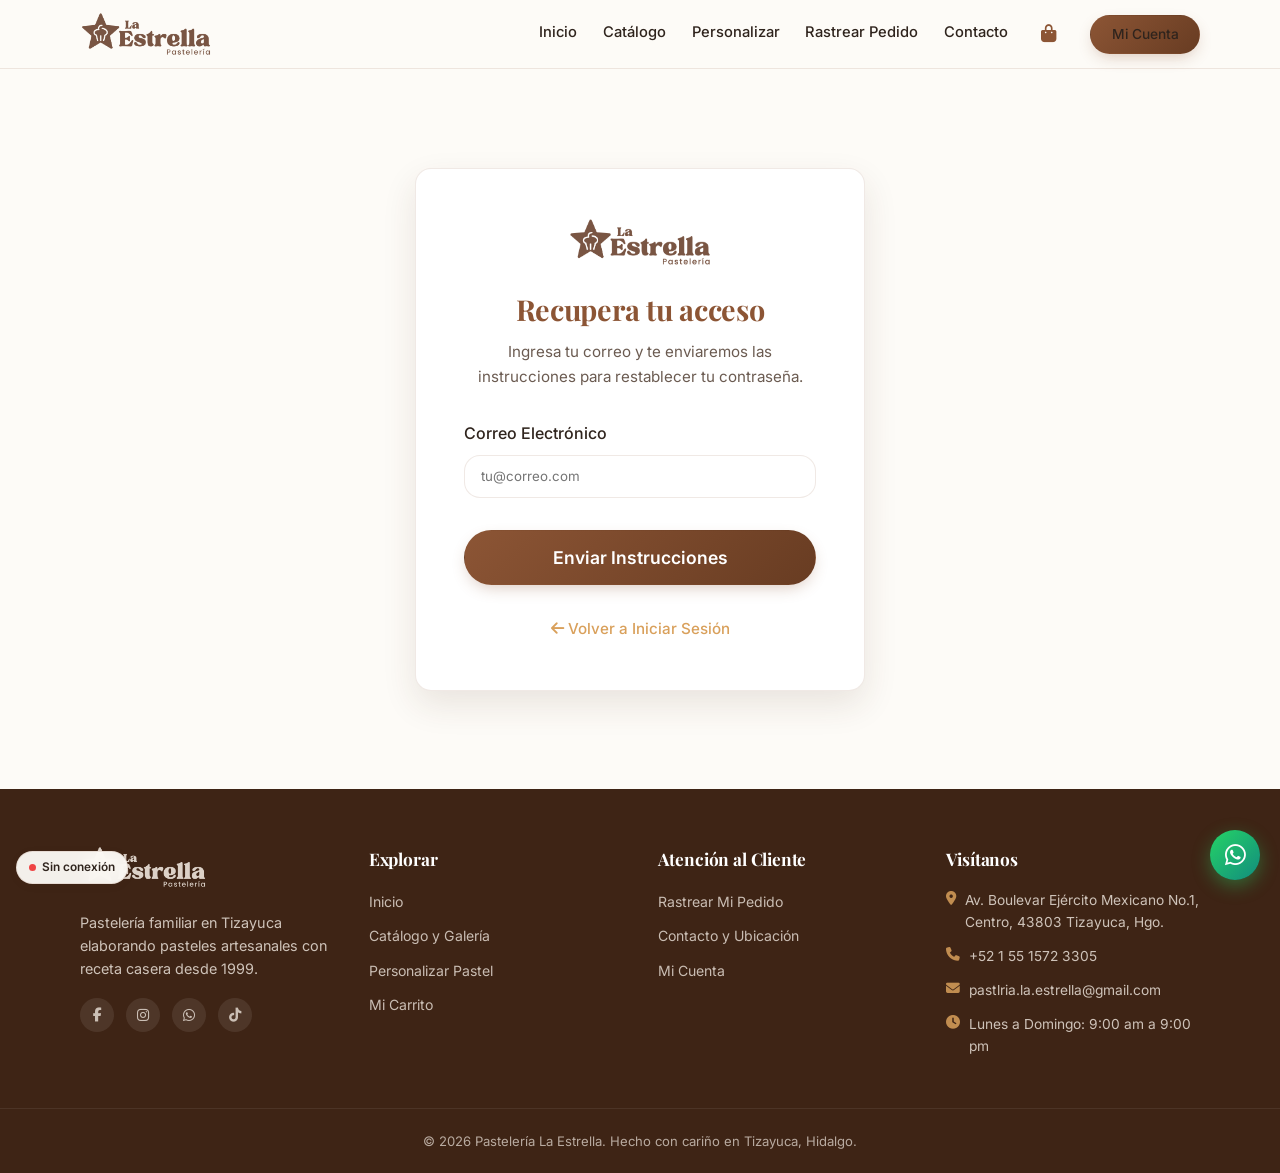
<file: recuperar.html>
<!DOCTYPE html>
<html lang="es">

<head>
    <meta charset="UTF-8">
    <meta name="viewport" content="width=device-width, initial-scale=1.0">
    <title>Recuperar Contraseña | Pastelería La Estrella</title>
    <link
        href="https://fonts.googleapis.com/css2?family=Inter:wght@300;400;500;600&family=Playfair+Display:wght@400;600;700&display=swap"
        rel="stylesheet">
    <link rel="stylesheet" href="https://cdnjs.cloudflare.com/ajax/libs/font-awesome/6.4.0/css/all.min.css">
    <link rel="icon" type="image/png" href="img/logo.png?v=8">
    <link rel="stylesheet" href="css/styles.css?v=8">

    <style>
        .auth-wrapper {
            display: flex;
            min-height: 80vh;
            align-items: center;
            justify-content: center;
            background-color: var(--color-bg);
            padding: 2rem;
        }

        .auth-container {
            background: var(--color-white);
            max-width: 450px;
            width: 100%;
            border-radius: var(--border-radius);
            box-shadow: var(--shadow-lg);
            padding: 3rem;
            text-align: center;
        }

        .auth-container .logo-img {
            height: 60px;
            margin: 0 auto 1rem;
        }

        .auth-title {
            font-size: 1.8rem;
            margin-bottom: 0.5rem;
            color: var(--color-primary);
        }

        .auth-subtitle {
            color: var(--color-text-light);
            margin-bottom: 2rem;
            font-size: 0.95rem;
        }

        .form-group {
            text-align: left;
            margin-bottom: 2rem;
        }

        .form-label {
            display: block;
            margin-bottom: 0.5rem;
            font-weight: 500;
            color: var(--color-text);
        }

        .form-control {
            width: 100%;
            padding: 0.8rem 1rem;
            border: 1px solid var(--color-border);
            border-radius: var(--border-radius);
            font-family: var(--font-body);
            transition: var(--transition);
        }

        .btn-full {
            width: 100%;
            padding: 1rem;
            font-size: 1.1rem;
        }

        .auth-footer {
            margin-top: 2rem;
            font-size: 0.95rem;
            color: var(--color-text-light);
        }

        .auth-link {
            color: var(--color-secondary);
            font-weight: 500;
        }
    </style>
</head>

<body>
        <header-component></header-component>

    <div class="auth-wrapper">
        <div class="auth-container" style="border: 1px solid var(--color-border);">
            <img src="img/logo-horizontal.png?v=8" alt="Pastelería La Estrella" class="logo-img" style="height: 50px; width: auto; margin: 0 auto 1.2rem;">
            <h1 class="auth-title">Recupera tu acceso</h1>
            <p class="auth-subtitle">Ingresa tu correo y te enviaremos las instrucciones para restablecer tu contraseña.
            </p>

            <form action="login.html" method="GET" id="recoverForm">
                <div class="form-group">
                    <label class="form-label" for="email">Correo Electrónico</label>
                    <input type="email" id="email" class="form-control" placeholder="tu@correo.com" required>
                </div>
                <button type="submit" class="btn btn-primary btn-full">Enviar Instrucciones</button>
            </form>

            <div class="auth-footer">
                <a href="login.html" class="auth-link"><i class="fas fa-arrow-left"></i> Volver a Iniciar Sesión</a>
            </div>
        </div>
    </div>

    <footer-component></footer-component>

    <script src="js/components.js?v=8"></script>
    <script src="js/main.js?v=8"></script>
    <script>
        document.getElementById('recoverForm').addEventListener('submit', function (e) {
            e.preventDefault();
            alert("Se han enviado las instrucciones a tu correo electrónico.");
            window.location.href = 'login.html';
        });
    </script>
</body>

</html>
</file>
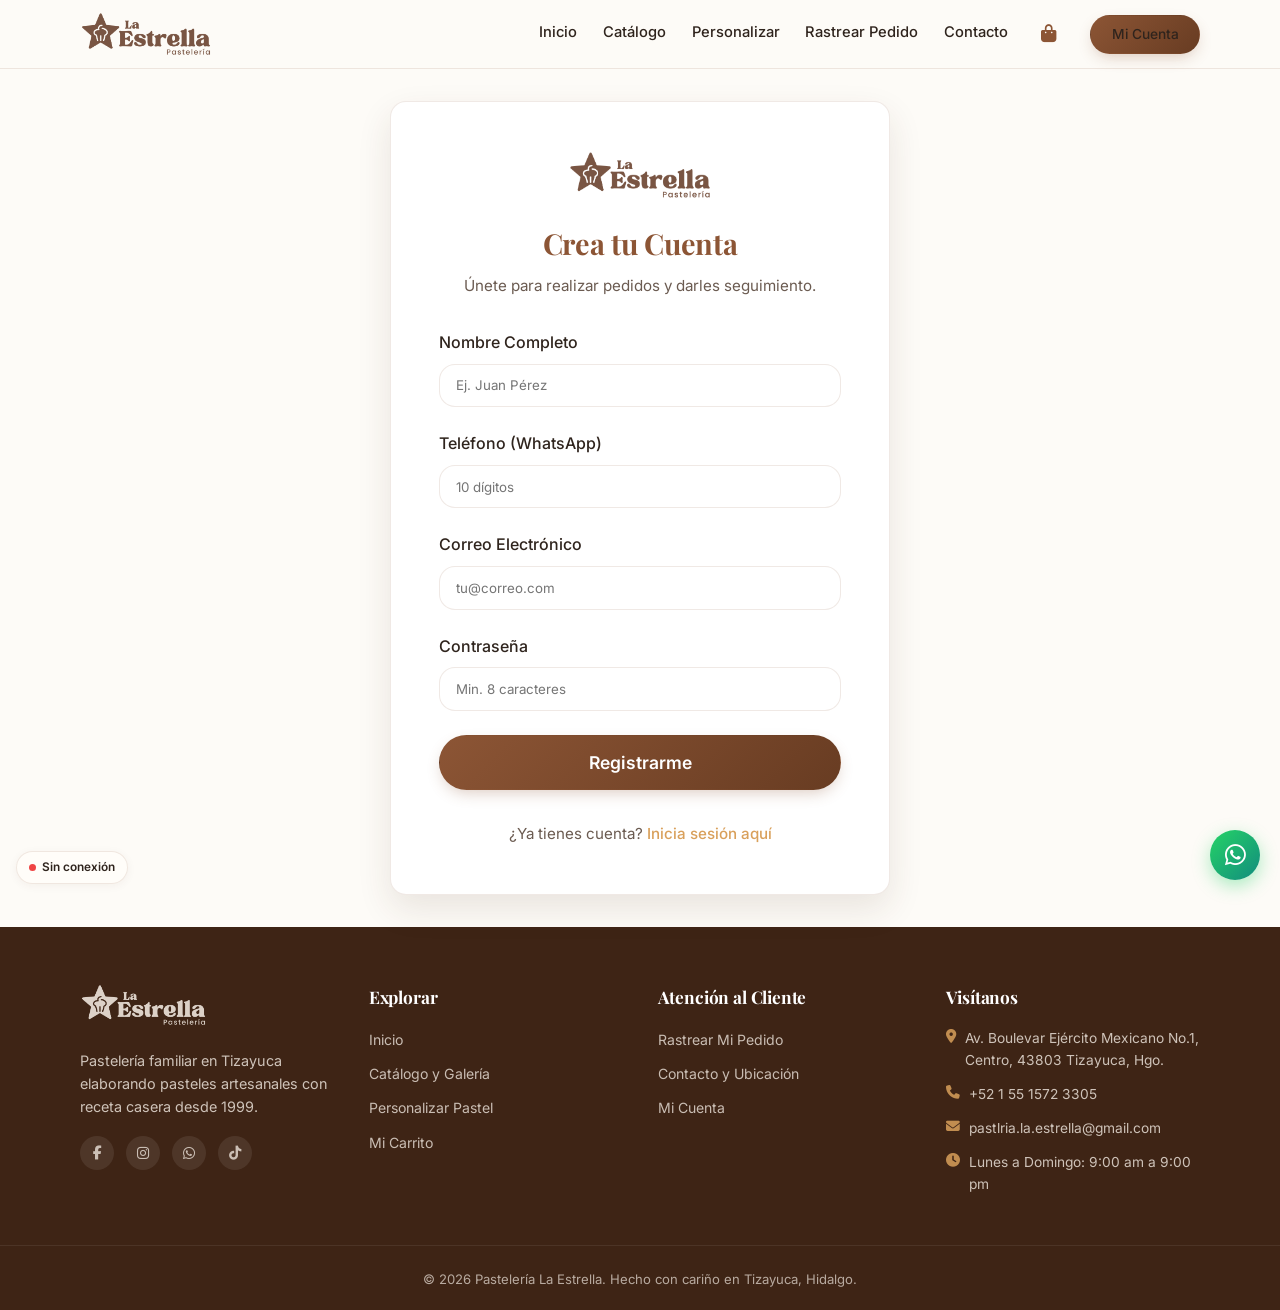
<file: registro.html>
<!DOCTYPE html>
<html lang="es">

<head>
    <meta charset="UTF-8">
    <meta name="viewport" content="width=device-width, initial-scale=1.0">
    <title>Crear Cuenta | Pastelería La Estrella</title>
    <link
        href="https://fonts.googleapis.com/css2?family=Inter:wght@300;400;500;600&family=Playfair+Display:wght@400;600;700&display=swap"
        rel="stylesheet">
    <link rel="stylesheet" href="https://cdnjs.cloudflare.com/ajax/libs/font-awesome/6.4.0/css/all.min.css">
    <link rel="icon" type="image/png" href="img/logo.png?v=8">
    <link rel="stylesheet" href="css/styles.css?v=8">

    <style>
        .auth-wrapper {
            display: flex;
            min-height: 80vh;
            align-items: center;
            justify-content: center;
            background-color: var(--color-bg);
            padding: 2rem;
        }

        .auth-container {
            background: var(--color-white);
            max-width: 500px;
            width: 100%;
            border-radius: var(--border-radius);
            box-shadow: var(--shadow-lg);
            padding: 3rem;
            text-align: center;
        }

        .auth-container .logo-img {
            height: 60px;
            margin: 0 auto 1rem;
        }

        .auth-title {
            font-size: 1.8rem;
            margin-bottom: 0.5rem;
            color: var(--color-primary);
        }

        .auth-subtitle {
            color: var(--color-text-light);
            margin-bottom: 2rem;
            font-size: 0.95rem;
        }

        .form-group {
            text-align: left;
            margin-bottom: 1.5rem;
        }

        .form-label {
            display: block;
            margin-bottom: 0.5rem;
            font-weight: 500;
            color: var(--color-text);
        }

        .form-control {
            width: 100%;
            padding: 0.8rem 1rem;
            border: 1px solid var(--color-border);
            border-radius: var(--border-radius);
            font-family: var(--font-body);
            transition: var(--transition);
        }

        .form-control:focus {
            outline: none;
            border-color: var(--color-primary);
            box-shadow: 0 0 0 3px rgba(140, 85, 53, 0.1);
        }

        .btn-full {
            width: 100%;
            padding: 1rem;
            font-size: 1.1rem;
        }

        .auth-footer {
            margin-top: 2rem;
            font-size: 0.95rem;
            color: var(--color-text-light);
        }

        .auth-link {
            color: var(--color-secondary);
            font-weight: 500;
        }

        .auth-link:hover {
            color: var(--color-primary);
            text-decoration: underline;
        }

        .grid-2 {
            display: grid;
            grid-template-columns: 1fr 1fr;
            gap: 1rem;
        }
    </style>
</head>

<body>

        <header-component></header-component>

    <div class="auth-wrapper">
        <div class="auth-container" style="border: 1px solid var(--color-border);">
            <img src="img/logo-horizontal.png?v=8" alt="Pastelería La Estrella" class="logo-img" style="height: 50px; width: auto; margin: 0 auto 1.2rem;">
            <h1 class="auth-title">Crea tu Cuenta</h1>
            <p class="auth-subtitle">Únete para realizar pedidos y darles seguimiento.</p>

            <form action="login.html" method="GET" id="registerForm">

                <div class="form-group">
                    <label class="form-label" for="nombre">Nombre Completo</label>
                    <input type="text" id="nombre" class="form-control" placeholder="Ej. Juan Pérez" required>
                </div>

                <div class="form-group">
                    <label class="form-label" for="telefono">Teléfono (WhatsApp)</label>
                    <input type="tel" id="telefono" class="form-control" placeholder="10 dígitos" required
                        pattern="[0-9]{10}">
                </div>

                <div class="form-group">
                    <label class="form-label" for="email">Correo Electrónico</label>
                    <input type="email" id="email" class="form-control" placeholder="tu@correo.com" required>
                </div>

                <div class="form-group">
                    <label class="form-label" for="password">Contraseña</label>
                    <input type="password" id="password" class="form-control" placeholder="Min. 8 caracteres" required
                        minlength="8">
                </div>

                <button type="submit" class="btn btn-primary btn-full">Registrarme</button>
            </form>

            <div class="auth-footer">
                ¿Ya tienes cuenta? <a href="login.html" class="auth-link">Inicia sesión aquí</a>
            </div>
        </div>
    </div>

    <footer-component></footer-component>

    <script src="js/components.js?v=8"></script>
    <script src="js/supabase.js?v=8"></script>
    <script src="js/main.js?v=8"></script>
    <script>
        document.getElementById('registerForm').addEventListener('submit', async function (e) {
            e.preventDefault();
            const btn = this.querySelector('button[type="submit"]');
            btn.textContent = 'Registrando...';
            btn.disabled = true;

            const datosCliente = {
                nombre: document.getElementById('nombre').value.trim(),
                telefono: document.getElementById('telefono').value.trim(),
                correo: document.getElementById('email').value.trim(),
                password: document.getElementById('password').value
            };

            try {
                await registrarCliente(datosCliente);
                alert("¡Cuenta creada exitosamente! Ahora puedes iniciar sesión.");
                window.location.href = 'login.html';
            } catch (error) {
                console.error(error);
                alert("Error al registrar cuenta: " + error.message);
                btn.textContent = 'Registrarme';
                btn.disabled = false;
            }
        });
    </script>
</body>

</html>
</file>
<file: css/styles.css>
/* ==========================================================================
   Pastelería La Estrella — Diseño Boutique Minimalista, Cálido y Hogareño
   ========================================================================== */
:root {
    --color-primary: #8C5535;
    --color-primary-dark: #683C22;
    --color-primary-light: #A66A44;
    --color-secondary: #D9A05B;
    --color-secondary-soft: #FAF1E4;
    --color-accent: #E85D75;
    --color-accent-soft: #FDF0F2;

    --color-text: #2F241D;
    --color-text-light: #6B5B51;
    --color-text-muted: #9A8A80;

    --color-bg: #FDFBF7;
    --color-bg-warm: #F6EFE6;
    --color-white: #FFFFFF;
    --color-border: rgba(140, 85, 53, 0.13);
    --color-border-strong: rgba(140, 85, 53, 0.24);

    --font-heading: 'Playfair Display', Georgia, serif;
    --font-body: 'Inter', -apple-system, BlinkMacSystemFont, sans-serif;

    --shadow-sm: 0 2px 10px rgba(74, 42, 24, 0.05);
    --shadow-md: 0 8px 24px rgba(74, 42, 24, 0.08);
    --shadow-lg: 0 14px 34px rgba(74, 42, 24, 0.11);
    --shadow-hover: 0 18px 36px -6px rgba(140, 85, 53, 0.16);

    --transition: all 0.25s ease;
    --border-radius: 16px;
    --border-radius-sm: 10px;
    --border-radius-pill: 9999px;
    --container-width: 1120px;
}

*, *::before, *::after {
    margin: 0;
    padding: 0;
    box-sizing: border-box;
}

html {
    scroll-behavior: smooth;
}

body {
    font-family: var(--font-body);
    color: var(--color-text);
    background-color: var(--color-bg);
    line-height: 1.6;
    overflow-x: hidden;
    -webkit-font-smoothing: antialiased;
}

h1, h2, h3, h4, h5, h6 {
    font-family: var(--font-heading);
    color: var(--color-primary-dark);
    font-weight: 700;
    letter-spacing: -0.01em;
}

a {
    text-decoration: none;
    color: inherit;
    transition: var(--transition);
}

img, video {
    max-width: 100%;
    height: auto;
    display: block;
}

.container {
    width: 90%;
    max-width: var(--container-width);
    margin: 0 auto;
}

.section {
    padding: 3.5rem 0;
}

.section-header-clean {
    text-align: center;
    max-width: 600px;
    margin: 0 auto 2.4rem auto;
}

.section-eyebrow {
    display: inline-block;
    font-family: var(--font-body);
    font-size: 0.74rem;
    font-weight: 600;
    text-transform: uppercase;
    letter-spacing: 0.14em;
    color: var(--color-primary);
    background: var(--color-secondary-soft);
    border: 1px solid rgba(217, 160, 91, 0.35);
    padding: 0.28rem 0.9rem;
    border-radius: var(--border-radius-pill);
    margin-bottom: 0.65rem;
}

.section-title {
    font-size: clamp(1.75rem, 3vw, 2.25rem);
    text-align: center;
    margin-bottom: 0.75rem;
    position: relative;
    line-height: 1.22;
}

.section-title::after {
    content: '';
    display: block;
    width: 48px;
    height: 3px;
    background: linear-gradient(90deg, var(--color-secondary), var(--color-primary));
    border-radius: 3px;
    margin: 0.7rem auto 0;
}

.section-title.left {
    text-align: left;
}

.section-title.left::after {
    margin: 0.7rem 0 0;
}

.section-lead {
    font-size: 0.96rem;
    color: var(--color-text-light);
    line-height: 1.65;
}

/* ==========================================================================
   Botones
   ========================================================================== */
.btn {
    display: inline-flex;
    align-items: center;
    justify-content: center;
    gap: 0.5rem;
    padding: 0.72rem 1.55rem;
    border-radius: var(--border-radius-pill);
    font-weight: 600;
    font-size: 0.9rem;
    cursor: pointer;
    border: 1px solid transparent;
    text-align: center;
    transition: var(--transition);
    font-family: var(--font-body);
}

.btn-primary {
    background: linear-gradient(135deg, var(--color-primary) 0%, var(--color-primary-dark) 100%);
    color: var(--color-white);
    box-shadow: 0 6px 16px -4px rgba(140, 85, 53, 0.32);
}

.btn-primary:hover {
    background: linear-gradient(135deg, var(--color-primary-light) 0%, var(--color-primary) 100%);
    transform: translateY(-2px);
    box-shadow: 0 10px 20px -4px rgba(140, 85, 53, 0.4);
}

.btn-secondary {
    background: linear-gradient(135deg, var(--color-secondary) 0%, #c68a42 100%);
    color: var(--color-white);
    box-shadow: 0 6px 16px -4px rgba(217, 160, 91, 0.35);
}

.btn-secondary:hover {
    transform: translateY(-2px);
    box-shadow: 0 10px 20px -4px rgba(217, 160, 91, 0.45);
}

.btn-soft {
    background-color: var(--color-white);
    color: var(--color-primary-dark);
    border: 1px solid var(--color-border-strong);
    box-shadow: var(--shadow-sm);
}

.btn-soft:hover {
    background-color: var(--color-secondary-soft);
    transform: translateY(-2px);
}

.btn-outline {
    background-color: transparent;
    border: 1.5px solid var(--color-primary);
    color: var(--color-primary);
}

.btn-outline:hover {
    background-color: var(--color-primary);
    color: var(--color-white);
    transform: translateY(-2px);
}

.btn-icon {
    width: 38px;
    height: 38px;
    border-radius: 50%;
    background-color: var(--color-secondary-soft);
    display: flex;
    align-items: center;
    justify-content: center;
    color: var(--color-primary);
    border: 1px solid var(--color-border);
    transition: var(--transition);
}

.btn-icon:hover {
    background-color: var(--color-primary);
    color: var(--color-white);
    border-color: var(--color-primary);
    transform: scale(1.06);
}

/* ==========================================================================
   Navegación (Navbar Cálida y Limpia)
   ========================================================================== */
.navbar {
    background-color: rgba(253, 251, 247, 0.95);
    backdrop-filter: blur(12px);
    -webkit-backdrop-filter: blur(12px);
    border-bottom: 1px solid var(--color-border);
    position: sticky;
    top: 0;
    z-index: 1000;
    padding: 0.7rem 0;
    transition: var(--transition);
}

.nav-container {
    display: flex;
    justify-content: space-between;
    align-items: center;
    gap: 1rem;
}

.logo {
    display: inline-flex;
    align-items: center;
    gap: 10px;
}

.logo-img {
    height: 46px;
    width: auto;
    max-width: 180px;
    object-fit: contain;
    display: block;
}

.logo-text {
    font-family: var(--font-heading);
    font-size: 1.35rem;
    font-weight: 700;
    color: var(--color-primary-dark);
}

.nav-links {
    display: flex;
    align-items: center;
    gap: 1.6rem;
}

.nav-links a {
    font-weight: 500;
    font-size: 0.92rem;
    color: var(--color-text);
    position: relative;
    padding-bottom: 3px;
}

.nav-links a:not(.btn):not(.nav-cart-btn)::after {
    content: '';
    position: absolute;
    bottom: 0;
    left: 0;
    width: 0;
    height: 2px;
    background-color: var(--color-secondary);
    border-radius: 2px;
    transition: var(--transition);
}

.nav-links a:not(.btn):not(.nav-cart-btn):hover::after,
.nav-links a:not(.btn):not(.nav-cart-btn).active::after {
    width: 100%;
}

.nav-links a:hover,
.nav-links a.active {
    color: var(--color-primary);
}

.mobile-menu-btn {
    display: none;
    font-size: 1.4rem;
    cursor: pointer;
    color: var(--color-primary);
    padding: 0.3rem 0.5rem;
}

/* ==========================================================================
   Hero Boutique Compacto (Cálido, Minimalista, Video en Marco Delicado)
   ========================================================================== */
.hero-boutique {
    background: linear-gradient(180deg, #FBF6EE 0%, #FDFBF7 100%);
    border-bottom: 1px solid var(--color-border);
    padding: 2.8rem 0 2.6rem 0;
}

.hero-boutique-grid {
    display: grid;
    grid-template-columns: 1.1fr 0.9fr;
    gap: 2.5rem;
    align-items: center;
}

.hero-pill {
    display: inline-flex;
    align-items: center;
    gap: 7px;
    background: var(--color-white);
    border: 1px solid rgba(217, 160, 91, 0.45);
    color: var(--color-primary);
    padding: 0.32rem 0.95rem;
    border-radius: var(--border-radius-pill);
    font-size: 0.78rem;
    font-weight: 600;
    margin-bottom: 1rem;
    box-shadow: var(--shadow-sm);
}

.hero-boutique-title {
    font-size: clamp(2rem, 3.6vw, 2.85rem);
    line-height: 1.15;
    margin-bottom: 0.95rem;
    color: var(--color-primary-dark);
}

.hero-boutique-subtitle {
    font-size: 1rem;
    margin-bottom: 1.6rem;
    color: var(--color-text-light);
    max-width: 500px;
    line-height: 1.65;
}

.hero-buttons {
    display: flex;
    gap: 0.85rem;
    flex-wrap: wrap;
    margin-bottom: 1.6rem;
}

.hero-trust-strip {
    display: flex;
    flex-wrap: wrap;
    gap: 1.2rem;
    padding-top: 1.1rem;
    border-top: 1px solid var(--color-border);
    font-size: 0.82rem;
    color: var(--color-text-light);
}

.hero-trust-item {
    display: inline-flex;
    align-items: center;
    gap: 6px;
    font-weight: 500;
}

.hero-trust-item i {
    color: var(--color-secondary);
}

.hero-video-showcase {
    position: relative;
    max-width: 440px;
    width: 100%;
    margin: 0 auto;
}

.hero-video-frame {
    position: relative;
    width: 100%;
    height: 290px;
    border-radius: 22px;
    overflow: hidden;
    border: 5px solid var(--color-white);
    box-shadow: var(--shadow-lg);
    background-color: #3c2214;
}

.hero-video-frame video {
    width: 100%;
    height: 100%;
    object-fit: cover;
    display: block;
}

.hero-video-badge {
    position: absolute;
    bottom: 12px;
    left: 12px;
    background: rgba(255, 253, 249, 0.94);
    backdrop-filter: blur(8px);
    padding: 0.4rem 0.9rem;
    border-radius: var(--border-radius-pill);
    font-size: 0.78rem;
    font-weight: 600;
    color: var(--color-primary-dark);
    box-shadow: var(--shadow-sm);
    display: inline-flex;
    align-items: center;
    gap: 6px;
}

/* Fallback .hero y .page-header Boutique para páginas secundarias */
.hero {
    min-height: 420px;
    background-color: var(--color-primary);
    position: relative;
    display: flex;
    align-items: center;
    overflow: hidden;
}

.hero-title {
    font-size: clamp(1.85rem, 3.2vw, 2.4rem);
    line-height: 1.2;
    color: var(--color-primary-dark);
}

.page-header {
    background: linear-gradient(180deg, #FBF6EE 0%, #FDFBF7 100%) !important;
    border-bottom: 1px solid var(--color-border);
    padding: 2.6rem 0 2.2rem 0 !important;
    text-align: center;
    color: var(--color-text) !important;
}

.page-header .hero-title {
    color: var(--color-primary-dark) !important;
    font-size: clamp(1.85rem, 3vw, 2.35rem) !important;
    margin-bottom: 0.55rem !important;
}

.page-header p {
    color: var(--color-text-light) !important;
    font-size: 0.96rem !important;
    max-width: 560px;
    margin: 0 auto;
    opacity: 1 !important;
}

/* Contact Page Boutique Grid */
.contact-grid {
    display: grid;
    grid-template-columns: 1fr 1.1fr;
    gap: 2.2rem;
    align-items: start;
}

.contact-info-card,
.contact-form-card {
    background: var(--color-white);
    border: 1px solid var(--color-border);
    border-radius: var(--border-radius);
    padding: 2rem;
    box-shadow: var(--shadow-sm);
}

.contact-detail-list {
    display: flex;
    flex-direction: column;
    gap: 1rem;
    margin: 1.4rem 0;
}

.contact-detail-item {
    display: flex;
    align-items: flex-start;
    gap: 0.9rem;
    padding: 0.85rem 1rem;
    background: var(--color-bg);
    border: 1px solid var(--color-border);
    border-radius: 12px;
}

.contact-detail-icon {
    width: 38px;
    height: 38px;
    border-radius: 10px;
    background: var(--color-secondary-soft);
    color: var(--color-primary);
    display: flex;
    align-items: center;
    justify-content: center;
    font-size: 1rem;
    flex-shrink: 0;
}

@media (max-width: 860px) {
    .contact-grid {
        grid-template-columns: 1fr;
    }
}

/* ==========================================================================
   Franja Rápida de Momentos / Accesos Rápidos
   ========================================================================== */
.moments-strip {
    padding: 1.8rem 0 0.5rem 0;
}

.moments-grid {
    display: grid;
    grid-template-columns: repeat(4, 1fr);
    gap: 1rem;
}

.moment-card {
    background: var(--color-white);
    border: 1px solid var(--color-border);
    border-radius: 14px;
    padding: 1rem 1.1rem;
    display: flex;
    align-items: center;
    gap: 0.85rem;
    box-shadow: var(--shadow-sm);
    transition: var(--transition);
}

.moment-card:hover {
    transform: translateY(-3px);
    box-shadow: var(--shadow-md);
    border-color: var(--color-secondary);
}

.moment-icon {
    width: 40px;
    height: 40px;
    border-radius: 11px;
    background: var(--color-secondary-soft);
    color: var(--color-primary);
    display: flex;
    align-items: center;
    justify-content: center;
    font-size: 1.1rem;
    flex-shrink: 0;
}

.moment-card h3 {
    font-family: var(--font-body);
    font-size: 0.9rem;
    font-weight: 600;
    color: var(--color-text);
    margin-bottom: 0.1rem;
}

.moment-card p {
    font-size: 0.76rem;
    color: var(--color-text-light);
    line-height: 1.3;
}

/* ==========================================================================
   Tarjetas de Producto (Grid Boutique Compacto)
   ========================================================================== */
.grid {
    display: grid;
    gap: 1.5rem;
}

.featured-grid {
    grid-template-columns: repeat(auto-fit, minmax(270px, 1fr));
}

.product-card {
    background-color: var(--color-white);
    border-radius: var(--border-radius);
    overflow: hidden;
    box-shadow: var(--shadow-sm);
    transition: var(--transition);
    border: 1px solid var(--color-border);
    display: flex;
    flex-direction: column;
}

.product-card:hover {
    transform: translateY(-5px);
    box-shadow: var(--shadow-hover);
    border-color: rgba(217, 160, 91, 0.45);
}

.product-img-wrapper {
    position: relative;
    height: 210px;
    overflow: hidden;
    background: #FAF6F0;
}

.product-img {
    width: 100%;
    height: 100%;
    object-fit: cover;
    transition: transform 0.5s ease;
}

.product-card:hover .product-img {
    transform: scale(1.04);
}

.badge {
    position: absolute;
    top: 12px;
    right: 12px;
    background-color: rgba(255, 253, 249, 0.94);
    backdrop-filter: blur(6px);
    color: var(--color-primary-dark);
    padding: 0.25rem 0.75rem;
    border-radius: var(--border-radius-pill);
    font-size: 0.72rem;
    font-weight: 600;
    z-index: 2;
    border: 1px solid var(--color-border);
}

.badge-new {
    background-color: var(--color-accent);
    color: var(--color-white);
    border: none;
}

.product-info {
    padding: 1.25rem;
    display: flex;
    flex-direction: column;
    flex: 1;
}

.product-title {
    font-size: 1.15rem;
    margin-bottom: 0.35rem;
    color: var(--color-primary-dark);
}

.product-desc {
    color: var(--color-text-light);
    font-size: 0.86rem;
    margin-bottom: 1.1rem;
    line-height: 1.5;
    flex: 1;
}

.product-footer {
    display: flex;
    justify-content: space-between;
    align-items: center;
    border-top: 1px solid var(--color-border);
    padding-top: 0.85rem;
}

.price {
    font-family: var(--font-heading);
    font-size: 1.12rem;
    font-weight: 700;
    color: var(--color-primary);
}

/* ==========================================================================
   Sección Sobre Nosotros + Collage Compacto (Foto Local + Video Pastel)
   ========================================================================== */
.bg-light {
    background-color: var(--color-bg-warm);
}

.about-container {
    display: grid;
    grid-template-columns: 1fr 1.05fr;
    gap: 2.8rem;
    align-items: center;
}

.about-collage {
    display: grid;
    grid-template-columns: 1fr 1fr;
    gap: 1rem;
    align-items: stretch;
}

.collage-card {
    position: relative;
    height: 215px;
    border-radius: 18px;
    overflow: hidden;
    border: 4px solid var(--color-white);
    box-shadow: var(--shadow-md);
    background: #3c2214;
}

.collage-card img,
.collage-card video {
    width: 100%;
    height: 100%;
    object-fit: cover;
    display: block;
}

.collage-caption {
    position: absolute;
    bottom: 8px;
    left: 8px;
    right: 8px;
    background: rgba(255, 253, 249, 0.92);
    backdrop-filter: blur(6px);
    padding: 0.3rem 0.65rem;
    border-radius: 999px;
    font-size: 0.72rem;
    font-weight: 600;
    color: var(--color-primary-dark);
    text-align: center;
    box-shadow: var(--shadow-sm);
}

.rounded-img {
    border-radius: 18px;
}

.shadow {
    box-shadow: var(--shadow-md);
}

.subtitle {
    color: var(--color-secondary);
    font-weight: 600;
    letter-spacing: 0.14em;
    text-transform: uppercase;
    font-size: 0.76rem;
    display: block;
    margin-bottom: 0.4rem;
}

.about-text p {
    color: var(--color-text-light);
    margin-bottom: 1rem;
    font-size: 0.95rem;
}

.features,
.features-pillars {
    display: grid;
    grid-template-columns: 1fr 1fr;
    gap: 0.75rem;
    margin-top: 1.3rem;
}

.feature-item {
    display: flex;
    align-items: center;
    gap: 9px;
    font-weight: 500;
    font-size: 0.86rem;
    background: var(--color-white);
    padding: 0.65rem 0.9rem;
    border-radius: var(--border-radius-sm);
    border: 1px solid var(--color-border);
}

.feature-icon {
    color: var(--color-secondary);
    font-size: 1rem;
}

/* ==========================================================================
   Cómo Pedir (3 Pasos Amigables y Compactos)
   ========================================================================== */
.steps-grid {
    display: grid;
    grid-template-columns: repeat(3, 1fr);
    gap: 1.4rem;
}

.step-card {
    background: var(--color-white);
    border: 1px solid var(--color-border);
    border-radius: var(--border-radius);
    padding: 1.6rem 1.4rem;
    text-align: center;
    box-shadow: var(--shadow-sm);
    transition: var(--transition);
}

.step-card:hover {
    transform: translateY(-4px);
    box-shadow: var(--shadow-md);
}

.step-number {
    width: 40px;
    height: 40px;
    border-radius: 50%;
    background: var(--color-secondary-soft);
    color: var(--color-primary);
    font-family: var(--font-heading);
    font-size: 1.15rem;
    font-weight: 700;
    display: inline-flex;
    align-items: center;
    justify-content: center;
    margin-bottom: 0.85rem;
    border: 1px solid rgba(217, 160, 91, 0.4);
}

.step-card h3 {
    font-size: 1.08rem;
    margin-bottom: 0.45rem;
}

.step-card p {
    font-size: 0.86rem;
    color: var(--color-text-light);
}

/* ==========================================================================
   Banner Cálido de Contacto / Sucursal
   ========================================================================== */
.visit-banner {
    background: linear-gradient(135deg, #8C5535 0%, #683B22 100%);
    border-radius: 22px;
    padding: 2.2rem 2.5rem;
    color: var(--color-white);
    display: grid;
    grid-template-columns: 1.3fr 0.7fr;
    gap: 2rem;
    align-items: center;
    box-shadow: var(--shadow-md);
}

.visit-banner h2 {
    color: var(--color-white);
    font-size: clamp(1.5rem, 2.5vw, 1.95rem);
    margin-bottom: 0.5rem;
}

.visit-banner p {
    color: rgba(255, 248, 240, 0.9);
    margin-bottom: 1.1rem;
    font-size: 0.93rem;
}

.visit-details {
    display: flex;
    flex-wrap: wrap;
    gap: 0.6rem 1.4rem;
    font-size: 0.86rem;
    color: #fff6ea;
}

.visit-details span i {
    color: var(--color-secondary);
    margin-right: 5px;
}

.visit-actions {
    display: flex;
    flex-direction: column;
    gap: 0.75rem;
    align-items: stretch;
}

/* ==========================================================================
   Footer
   ========================================================================== */
.footer {
    background-color: #3E2415;
    color: rgba(255, 248, 240, 0.88);
    padding: 3.5rem 0 1.3rem;
}

.footer-grid {
    display: grid;
    grid-template-columns: repeat(auto-fit, minmax(220px, 1fr));
    gap: 2.2rem;
    margin-bottom: 2.4rem;
}

.footer-col h3 {
    color: var(--color-white);
    font-size: 1.08rem;
    margin-bottom: 1rem;
}

.footer-col ul {
    list-style: none;
}

.footer-col ul li {
    margin-bottom: 0.55rem;
}

.footer-col a {
    opacity: 0.82;
    font-size: 0.88rem;
}

.footer-col a:hover {
    opacity: 1;
    color: var(--color-secondary);
}

.social-links {
    display: flex;
    gap: 0.75rem;
    margin-top: 1.1rem;
}

.social-links a {
    width: 34px;
    height: 34px;
    background-color: rgba(255, 255, 255, 0.1);
    border-radius: 50%;
    display: flex;
    align-items: center;
    justify-content: center;
    transition: var(--transition);
}

.social-links a:hover {
    background-color: var(--color-secondary);
    color: var(--color-primary-dark);
    transform: translateY(-2px);
}

.contact-info p {
    display: flex;
    align-items: flex-start;
    gap: 9px;
    margin-bottom: 0.75rem;
    opacity: 0.85;
    font-size: 0.86rem;
}

.contact-info p i {
    color: var(--color-secondary);
    margin-top: 3px;
}

.footer-bottom {
    text-align: center;
    padding-top: 1.4rem;
    border-top: 1px solid rgba(255, 255, 255, 0.1);
    opacity: 0.72;
    font-size: 0.82rem;
}

.wa-float-btn {
    position: fixed;
    bottom: 20px;
    right: 20px;
    z-index: 999;
    width: 50px;
    height: 50px;
    border-radius: 50%;
    background: linear-gradient(135deg, #25D366 0%, #128C7E 100%);
    color: #fff;
    display: flex;
    align-items: center;
    justify-content: center;
    font-size: 1.5rem;
    box-shadow: 0 6px 18px rgba(37, 211, 102, 0.38);
    transition: var(--transition);
}

.wa-float-btn:hover {
    transform: scale(1.07);
}

/* ==========================================================================
   Responsividad
   ========================================================================== */
@media (max-width: 960px) {
    .hero-boutique-grid,
    .about-container,
    .visit-banner {
        grid-template-columns: 1fr;
        gap: 2rem;
    }
    .moments-grid {
        grid-template-columns: repeat(2, 1fr);
    }
    .steps-grid {
        grid-template-columns: 1fr;
    }
}

@media (max-width: 768px) {
    .nav-links {
        display: none;
        position: absolute;
        top: 100%;
        left: 0;
        width: 100%;
        background-color: var(--color-bg);
        flex-direction: column;
        padding: 1.2rem 0;
        box-shadow: var(--shadow-md);
        border-bottom: 1px solid var(--color-border);
        text-align: center;
        gap: 1rem;
    }

    .nav-links.active {
        display: flex;
    }

    .mobile-menu-btn {
        display: block;
    }

    .moments-grid,
    .about-collage,
    .features-pillars {
        grid-template-columns: 1fr;
    }

    .hero-buttons {
        flex-direction: column;
    }

    .hero-buttons .btn {
        width: 100%;
    }
}

.text-center {
    text-align: center;
}

.mt-4 {
    margin-top: 1.8rem;
}
</file>
